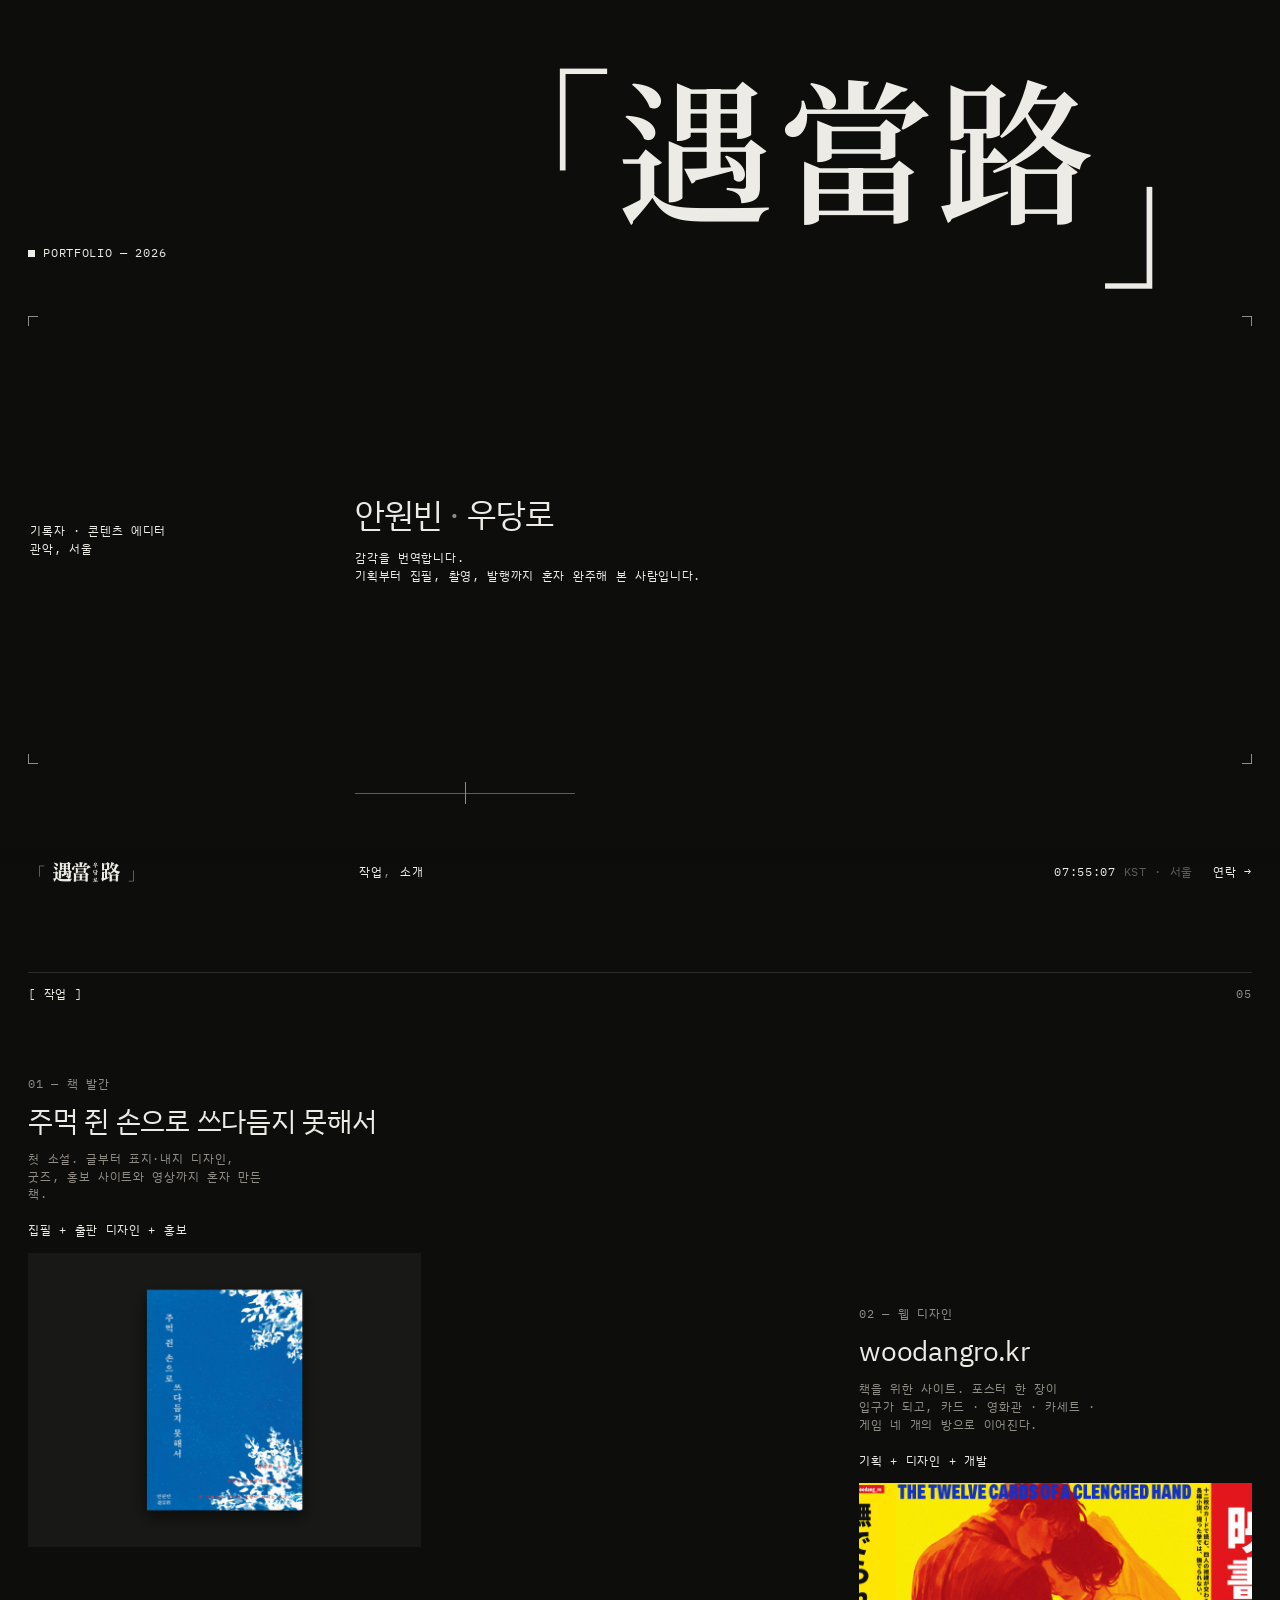
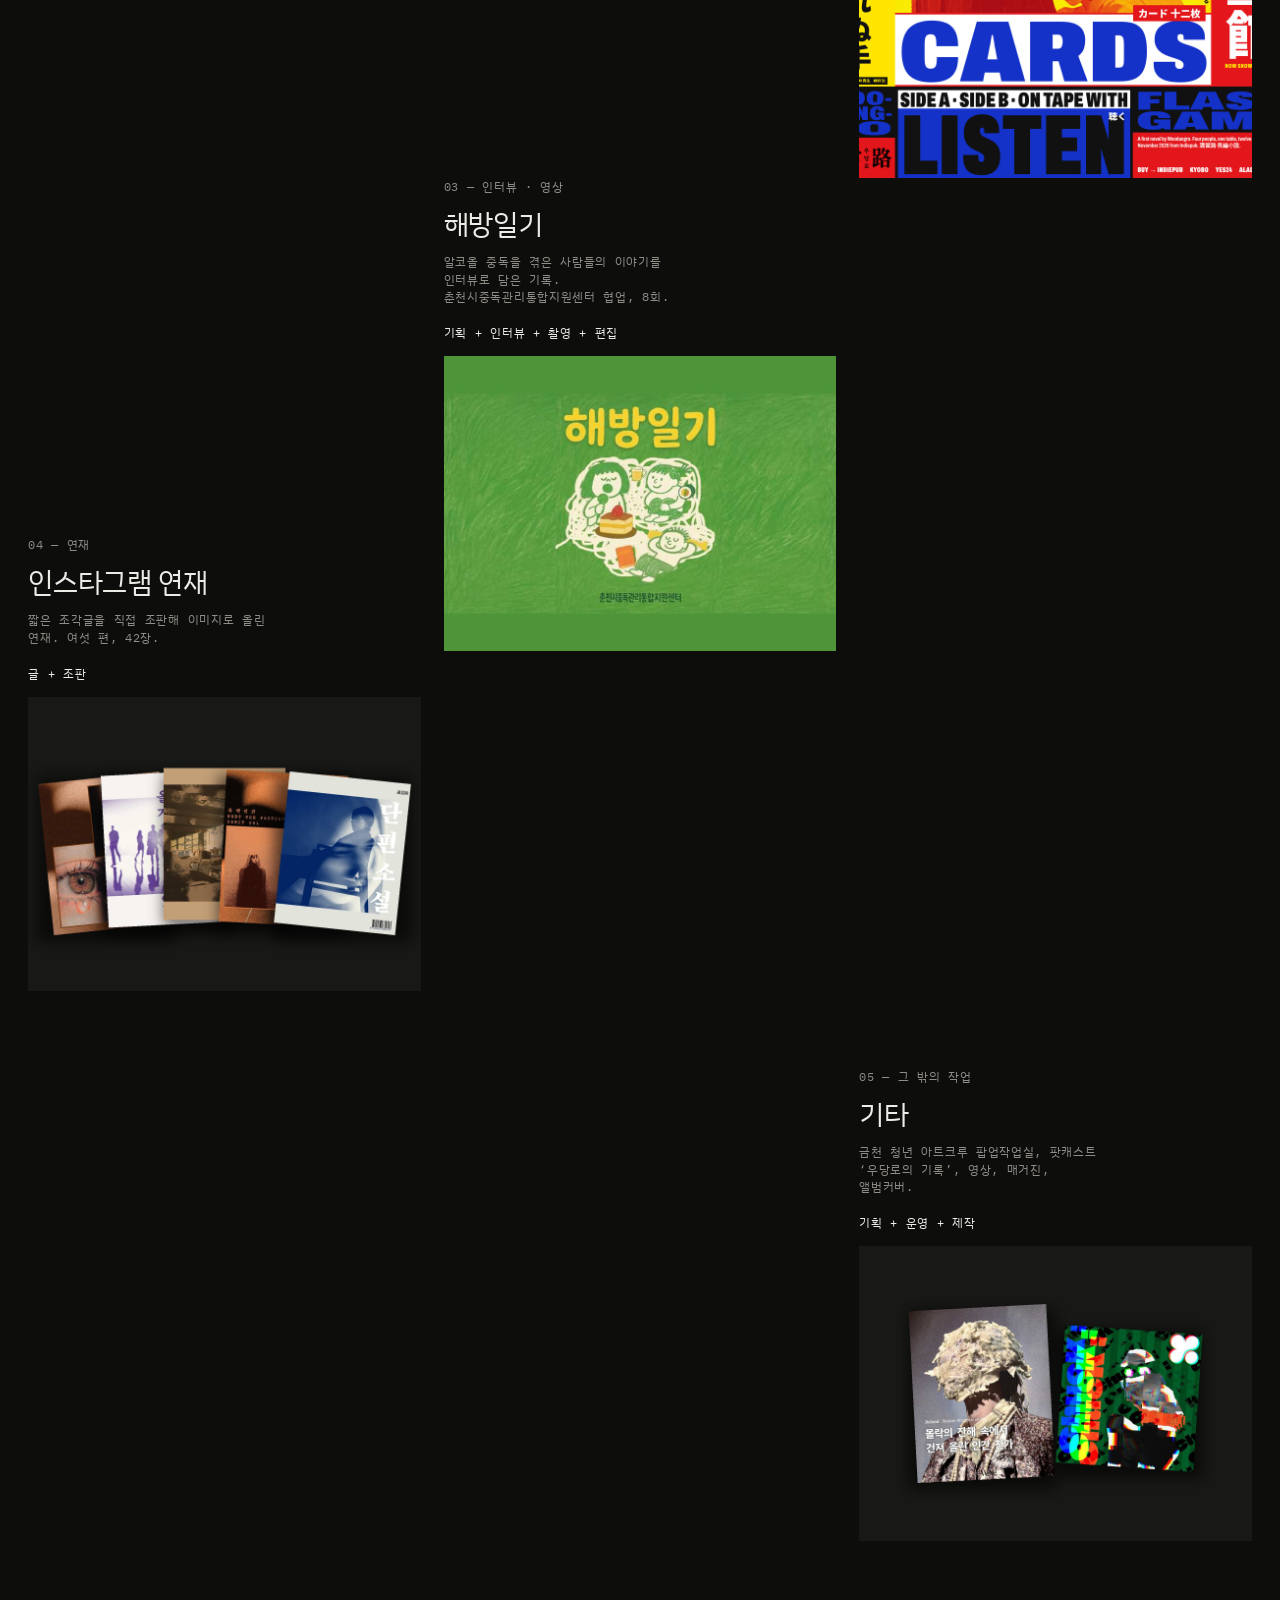
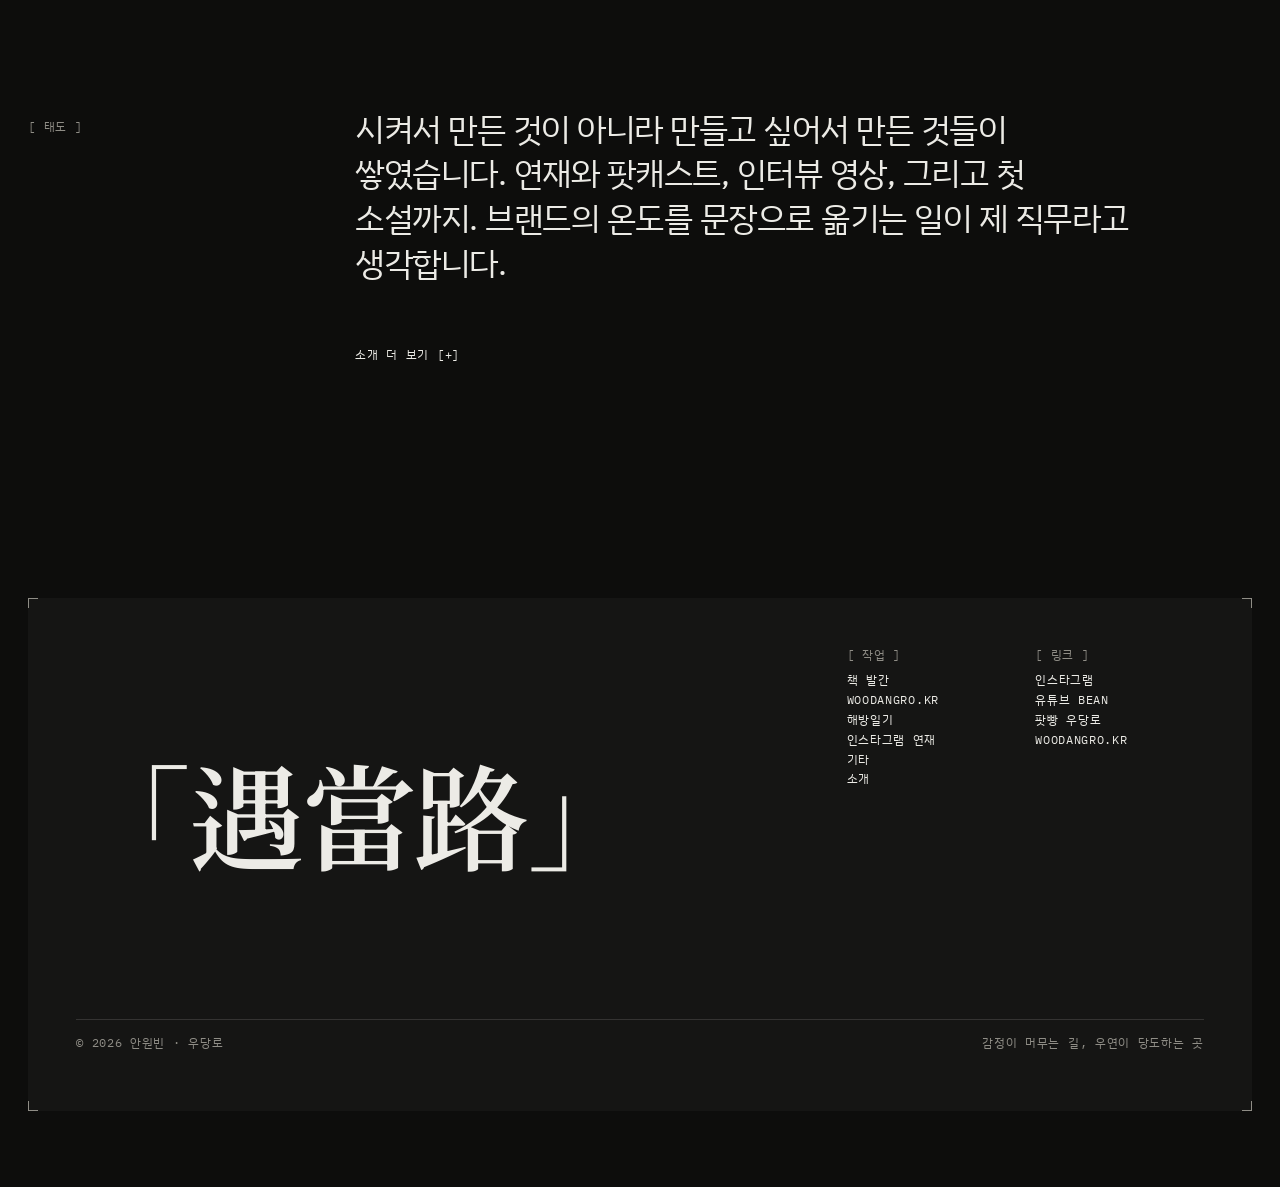
<file: index.html>
<!DOCTYPE html>
<html lang="ko">
<head>
<meta charset="utf-8">
<meta name="viewport" content="width=device-width, initial-scale=1, viewport-fit=cover">
<title>안원빈 · 우당로 — 포트폴리오</title>
<meta name="description" content="기록자 · 콘텐츠 에디터 안원빈(우당로)의 작업. 첫 소설 『주먹 쥔 손으로 쓰다듬지 못해서』, 인터뷰 프로젝트 ‘해방일기’, 인스타그램 연재.">
<link rel="canonical" href="https://portfolio.woodangro.kr/">
<meta property="og:type" content="website">
<meta property="og:title" content="안원빈 · 우당로 — 포트폴리오">
<meta property="og:description" content="기록자 · 콘텐츠 에디터 안원빈(우당로)의 작업. 첫 소설 『주먹 쥔 손으로 쓰다듬지 못해서』, 인터뷰 프로젝트 ‘해방일기’, 인스타그램 연재.">
<meta property="og:url" content="https://portfolio.woodangro.kr/">
<meta property="og:image" content="https://portfolio.woodangro.kr/img/og.jpg">
<meta name="twitter:card" content="summary_large_image">
<meta name="theme-color" content="#0d0d0c">
<link rel="icon" href="img/favicon.png">
<link rel="preconnect" href="https://fonts.googleapis.com">
<link rel="preconnect" href="https://fonts.gstatic.com" crossorigin>
<link rel="stylesheet" href="https://fonts.googleapis.com/css2?family=Gowun+Batang:wght@400;700&family=IBM+Plex+Mono:wght@400;500&family=IBM+Plex+Sans+KR:wght@300;400;500&family=Noto+Serif+KR:wght@300;600&display=swap">
<link rel="stylesheet" href="assets/site.css">
</head>
<body>

<div class="bar" role="navigation" aria-label="사이트 메뉴">
  <a class="seal" href="./" aria-label="처음으로"><span class="br">「</span><img src="img/logo-w.png" alt="遇當路" width="66" height="20"><span class="br">」</span></a>
  <nav><a href="#work">작업</a><a href="about/">소개</a></nav>
  <p class="clock" id="clock" aria-hidden="true"></p>
  <a class="contact" href="about/#contact">연락 →</a>
</div>
<main>
<header class="hero">
  <p class="ver mono">PORTFOLIO — 2026</p>
  <h1 class="mark" aria-label="우당로"><span class="br">「</span><span class="ch">遇</span><span class="ch">當</span><span class="ch">路</span><span class="br">」</span></h1>
  <div class="frame">
    <div class="ticks" aria-hidden="true"><i></i><i></i><i></i><i></i></div>
    <p class="who mono">기록자 · 콘텐츠 에디터<br>관악, 서울</p>
    <div class="lede">
      <h1>안원빈 <span class="mute">·</span> 우당로</h1>
      <p class="mono">감각을 번역합니다.<br>기획부터 집필, 촬영, 발행까지 혼자 완주해 본 사람입니다.</p>
    </div>
  </div>
  <p class="rule" aria-hidden="true"><i></i></p>
</header>

<section class="works" id="work" aria-labelledby="work-t">
  <div class="sec-label mono"><h2 id="work-t" class="mono" style="margin:0;font-weight:400">[ 작업 ]</h2><span class="mute">05</span></div>
  <div class="grid3">
    <a class="work rv" href="book/">
      <span class="no mono">01 — 책 발간</span>
      <h3>주먹 쥔 손으로 쓰다듬지 못해서</h3>
      <p class="desc mono">첫 소설. 글부터 표지·내지 디자인, 굿즈, 홍보 사이트와 영상까지 혼자 만든 책.</p>
      <p class="roles mono">집필 + 출판 디자인 + 홍보</p>
      <div class="pic"><img src="img/work/book.jpg" alt="" width="1600" height="1200" loading="lazy"><span class="go mono">보기 [+]</span></div>
    </a>
    <a class="work rv" href="web/">
      <span class="no mono">02 — 웹 디자인</span>
      <h3>woodangro.kr</h3>
      <p class="desc mono">책을 위한 사이트. 포스터 한 장이 입구가 되고, 카드 · 영화관 · 카세트 · 게임 네 개의 방으로 이어진다.</p>
      <p class="roles mono">기획 + 디자인 + 개발</p>
      <div class="pic"><img src="img/work/web.jpg" alt="" width="1600" height="1200" loading="lazy"><span class="go mono">보기 [+]</span></div>
    </a>
    <a class="work rv" href="haebang/">
      <span class="no mono">03 — 인터뷰 · 영상</span>
      <h3>해방일기</h3>
      <p class="desc mono">알코올 중독을 겪은 사람들의 이야기를 인터뷰로 담은 기록. 춘천시중독관리통합지원센터 협업, 8회.</p>
      <p class="roles mono">기획 + 인터뷰 + 촬영 + 편집</p>
      <div class="pic"><img src="img/work/haebang.jpg" alt="" width="1600" height="1200" loading="lazy"><span class="go mono">보기 [+]</span></div>
    </a>
    <a class="work rv" href="instagram/">
      <span class="no mono">04 — 연재</span>
      <h3>인스타그램 연재</h3>
      <p class="desc mono">짧은 조각글을 직접 조판해 이미지로 올린 연재. 여섯 편, 42장.</p>
      <p class="roles mono">글 + 조판</p>
      <div class="pic"><img src="img/work/ig.jpg" alt="" width="1600" height="1200" loading="lazy"><span class="go mono">보기 [+]</span></div>
    </a>
    <a class="work rv" href="etc/">
      <span class="no mono">05 — 그 밖의 작업</span>
      <h3>기타</h3>
      <p class="desc mono">금천 청년 아트크루 팝업작업실, 팟캐스트 ‘우당로의 기록’, 영상, 매거진, 앨범커버.</p>
      <p class="roles mono">기획 + 운영 + 제작</p>
      <div class="pic"><img src="img/work/etc.jpg" alt="" width="1600" height="1200" loading="lazy"><span class="go mono">보기 [+]</span></div>
    </a>
  </div>
</section>

<section class="approach" aria-label="일하는 태도">
  <p class="mono mute">[ 태도 ]</p>
  <p class="big rv">시켜서 만든 것이 아니라 만들고 싶어서 만든 것들이 쌓였습니다. 연재와 팟캐스트, 인터뷰 영상, 그리고 첫 소설까지. 브랜드의 온도를 문장으로 옮기는 일이 제 직무라고 생각합니다.</p>
  <p class="more mono rv"><a href="about/">소개 더 보기 [+]</a></p>
</section>
</main>

<footer class="foot rv">
  <div class="ticks" aria-hidden="true"><i></i><i></i><i></i><i></i></div>
  <p class="big" aria-label="우당로"><span class="br">「</span>遇當路<span class="br">」</span></p>
  <div class="cols mono">
    <div><p>[ 작업 ]</p><ul><li><a href="book/">책 발간</a></li><li><a href="web/">woodangro.kr</a></li><li><a href="haebang/">해방일기</a></li><li><a href="instagram/">인스타그램 연재</a></li><li><a href="etc/">기타</a></li><li><a href="about/">소개</a></li></ul></div>
    <div><p>[ 링크 ]</p><ul>
      <li><a href="https://www.instagram.com/woodang_ro/" target="_blank" rel="noopener">인스타그램</a></li>
      <li><a href="https://www.youtube.com/@BEAN-zq9ng" target="_blank" rel="noopener">유튜브 BEAN</a></li>
      <li><a href="https://www.podbbang.com/channels/1793756" target="_blank" rel="noopener">팟빵 우당로</a></li>
      <li><a href="https://woodangro.kr/" target="_blank" rel="noopener">woodangro.kr</a></li>
    </ul></div>
  </div>
  <p class="copy mono"><span>© 2026 안원빈 · 우당로</span><span>감정이 머무는 길, 우연이 당도하는 곳</span></p>
</footer>
<script src="assets/site.js" defer></script>
</body>
</html>
</file>
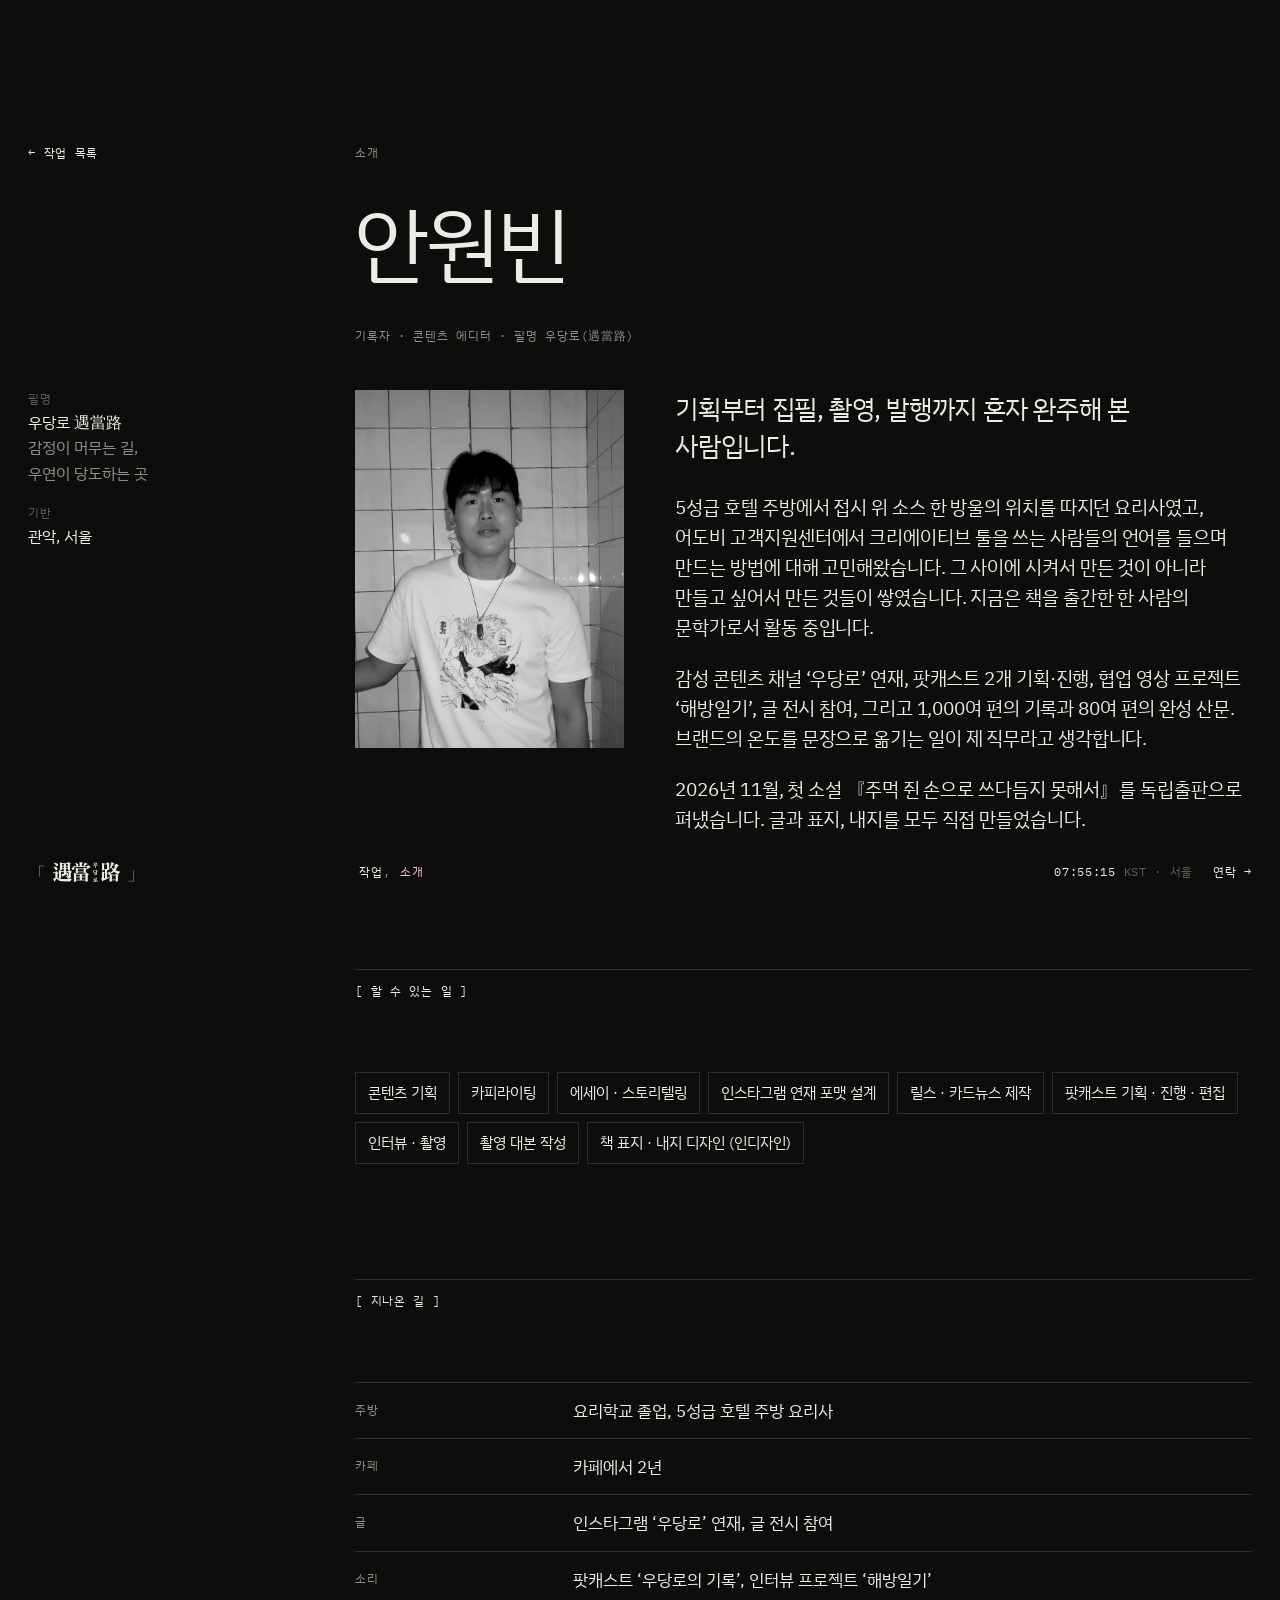
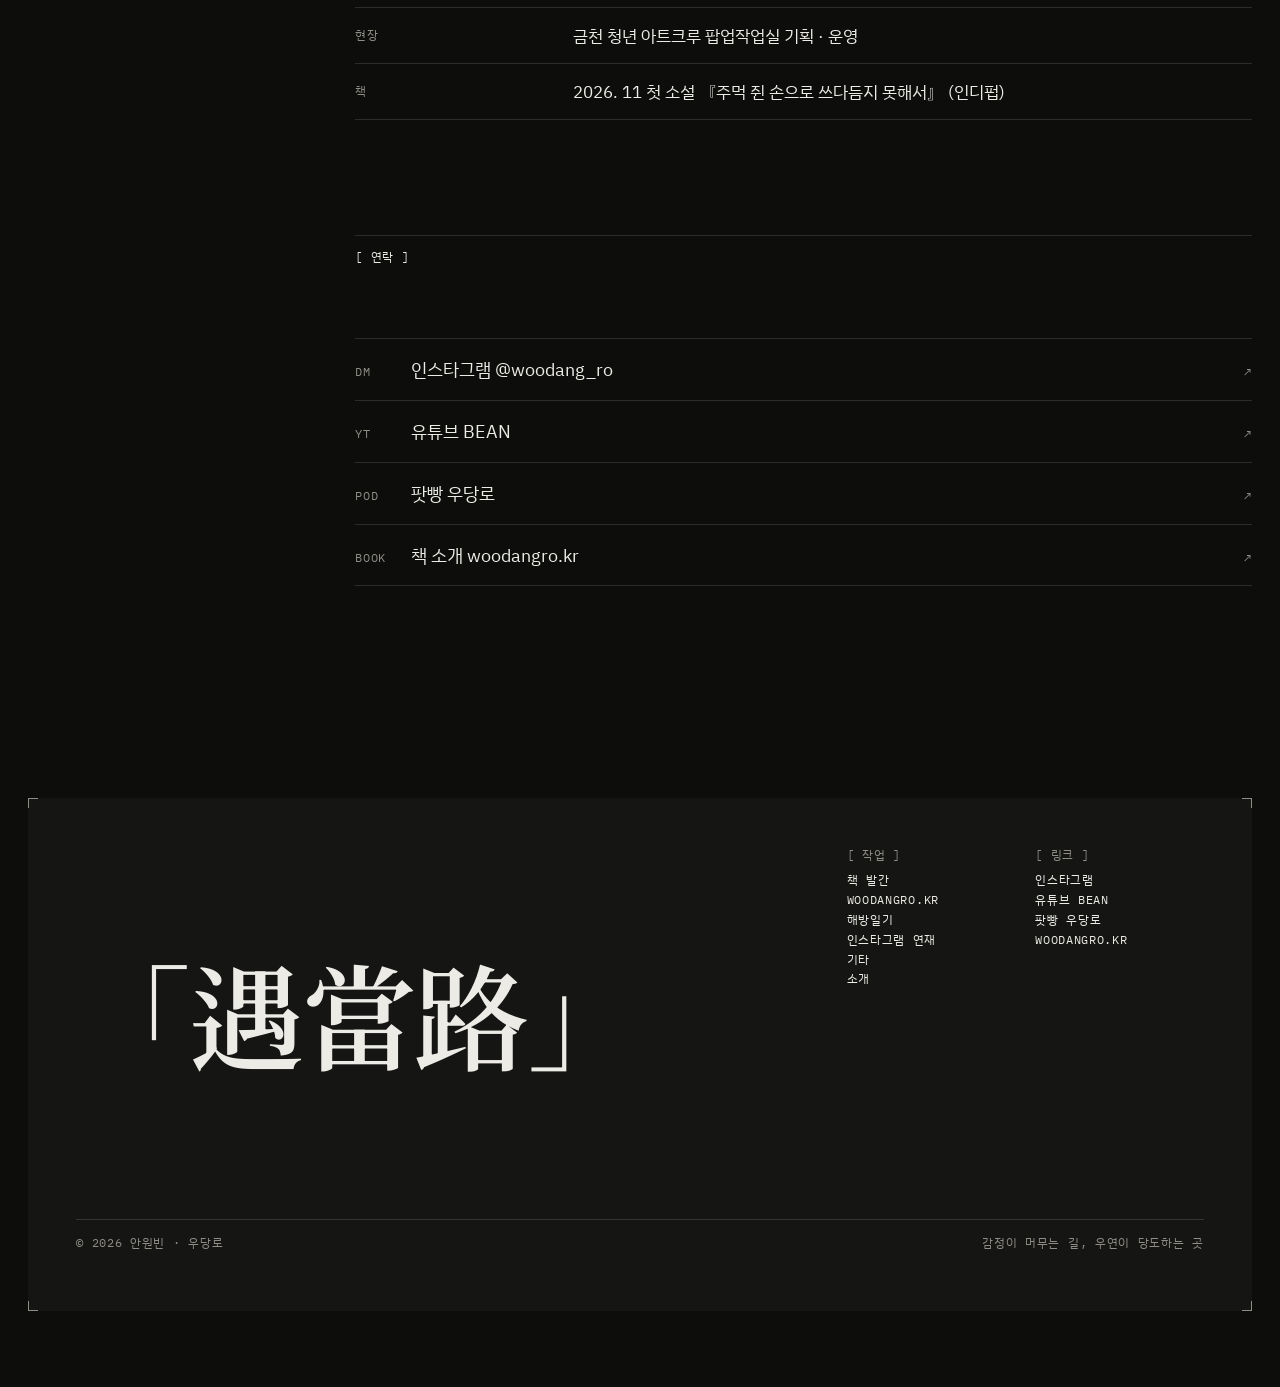
<file: about/index.html>
<!DOCTYPE html>
<html lang="ko">
<head>
<meta charset="utf-8">
<meta name="viewport" content="width=device-width, initial-scale=1, viewport-fit=cover">
<title>소개 — 안원빈 · 우당로</title>
<meta name="description" content="기록자 · 콘텐츠 에디터 안원빈. 필명 우당로(遇當路). 요리사에서 카페를 거쳐 글을 쓰기까지.">
<link rel="canonical" href="https://portfolio.woodangro.kr/about/">
<meta property="og:type" content="website">
<meta property="og:title" content="소개 — 안원빈 · 우당로">
<meta property="og:description" content="기록자 · 콘텐츠 에디터 안원빈. 필명 우당로(遇當路). 요리사에서 카페를 거쳐 글을 쓰기까지.">
<meta property="og:url" content="https://portfolio.woodangro.kr/about/">
<meta property="og:image" content="https://portfolio.woodangro.kr/img/og.jpg">
<meta name="twitter:card" content="summary_large_image">
<meta name="theme-color" content="#0d0d0c">
<link rel="icon" href="../img/favicon.png">
<link rel="preconnect" href="https://fonts.googleapis.com">
<link rel="preconnect" href="https://fonts.gstatic.com" crossorigin>
<link rel="stylesheet" href="https://fonts.googleapis.com/css2?family=Gowun+Batang:wght@400;700&family=IBM+Plex+Mono:wght@400;500&family=IBM+Plex+Sans+KR:wght@300;400;500&family=Noto+Serif+KR:wght@300;600&display=swap">
<link rel="stylesheet" href="../assets/site.css">
</head>
<body>

<div class="bar" role="navigation" aria-label="사이트 메뉴">
  <a class="seal" href="../" aria-label="처음으로"><span class="br">「</span><img src="../img/logo-w.png" alt="遇當路" width="66" height="20"><span class="br">」</span></a>
  <nav><a href="../#work">작업</a><a href="../about/" aria-current="page">소개</a></nav>
  <p class="clock" id="clock" aria-hidden="true"></p>
  <a class="contact" href="../about/#contact">연락 →</a>
</div>
<main>
<header class="p-head">
  <a class="back mono" href="../">← 작업 목록</a>
  <p class="kicker mono mute">소개</p>
  <h1>안원빈</h1>
  <p class="lede mono">기록자 · 콘텐츠 에디터 · 필명 우당로(遇當路)</p>
</header>
<div class="p-body">
<aside class="p-meta rv"><dl><dt class="mono">필명</dt><dd>우당로 遇當路<br><span class="mute">감정이 머무는 길,<br>우연이 당도하는 곳</span></dd><dt class="mono">기반</dt><dd>관악, 서울</dd></dl></aside>
<div class="p-main">
  <div class="about-grid">
    <figure class="rv"><img src="../img/me.jpg" alt="안원빈" width="784" height="1045"></figure>
    <div class="prose rv" style="margin:0">
      <p class="first">기획부터 집필, 촬영, 발행까지 혼자 완주해 본 사람입니다.</p>
      <p>5성급 호텔 주방에서 접시 위 소스 한 방울의 위치를 따지던 요리사였고, 어도비 고객지원센터에서 크리에이티브 툴을 쓰는 사람들의 언어를 들으며 만드는 방법에 대해 고민해왔습니다. 그 사이에 시켜서 만든 것이 아니라 만들고 싶어서 만든 것들이 쌓였습니다. 지금은 책을 출간한 한 사람의 문학가로서 활동 중입니다.</p>
      <p>감성 콘텐츠 채널 ‘우당로’ 연재, 팟캐스트 2개 기획·진행, 협업 영상 프로젝트 ‘해방일기’, 글 전시 참여, 그리고 1,000여 편의 기록과 80여 편의 완성 산문. 브랜드의 온도를 문장으로 옮기는 일이 제 직무라고 생각합니다.</p>
      <p>2026년 11월, 첫 소설 『주먹 쥔 손으로 쓰다듬지 못해서』를 독립출판으로 펴냈습니다. 글과 표지, 내지를 모두 직접 만들었습니다.</p>
    </div>
  </div>
  <h2 class="sec-label mono" style="font-weight:400"><span>[ 할 수 있는 일 ]</span></h2>
  <ul class="skills rv"><li>콘텐츠 기획</li><li>카피라이팅</li><li>에세이 · 스토리텔링</li><li>인스타그램 연재 포맷 설계</li><li>릴스 · 카드뉴스 제작</li><li>팟캐스트 기획 · 진행 · 편집</li><li>인터뷰 · 촬영</li><li>촬영 대본 작성</li><li>책 표지 · 내지 디자인 (인디자인)</li></ul>
  <h2 class="sec-label mono" style="font-weight:400"><span>[ 지나온 길 ]</span></h2>
  <ul class="cv rv"><li><span class="mono">주방</span><span>요리학교 졸업, 5성급 호텔 주방 요리사</span></li><li><span class="mono">카페</span><span>카페에서 2년</span></li><li><span class="mono">글</span><span>인스타그램 ‘우당로’ 연재, 글 전시 참여</span></li><li><span class="mono">소리</span><span>팟캐스트 ‘우당로의 기록’, 인터뷰 프로젝트 ‘해방일기’</span></li><li><span class="mono">현장</span><span>금천 청년 아트크루 팝업작업실 기획 · 운영</span></li><li><span class="mono">책</span><span>2026. 11 첫 소설 『주먹 쥔 손으로 쓰다듬지 못해서』 (인디펍)</span></li></ul>
  <h2 class="sec-label mono" style="font-weight:400" id="contact"><span>[ 연락 ]</span></h2>
  <ul class="links rv" style="margin-bottom:clamp(60px,9vw,120px)">
    <li><a href="https://www.instagram.com/woodang_ro/" target="_blank" rel="noopener"><span class="mono mute">DM</span><span class="t">인스타그램 @woodang_ro</span><span class="mono mute">↗</span></a></li>
    <li><a href="https://www.youtube.com/@BEAN-zq9ng" target="_blank" rel="noopener"><span class="mono mute">YT</span><span class="t">유튜브 BEAN</span><span class="mono mute">↗</span></a></li>
    <li><a href="https://www.podbbang.com/channels/1793756" target="_blank" rel="noopener"><span class="mono mute">POD</span><span class="t">팟빵 우당로</span><span class="mono mute">↗</span></a></li>
    <li><a href="https://woodangro.kr/" target="_blank" rel="noopener"><span class="mono mute">BOOK</span><span class="t">책 소개 woodangro.kr</span><span class="mono mute">↗</span></a></li>
  </ul>
</div>
</div>
</main>

<footer class="foot rv">
  <div class="ticks" aria-hidden="true"><i></i><i></i><i></i><i></i></div>
  <p class="big" aria-label="우당로"><span class="br">「</span>遇當路<span class="br">」</span></p>
  <div class="cols mono">
    <div><p>[ 작업 ]</p><ul><li><a href="../book/">책 발간</a></li><li><a href="../web/">woodangro.kr</a></li><li><a href="../haebang/">해방일기</a></li><li><a href="../instagram/">인스타그램 연재</a></li><li><a href="../etc/">기타</a></li><li><a href="../about/">소개</a></li></ul></div>
    <div><p>[ 링크 ]</p><ul>
      <li><a href="https://www.instagram.com/woodang_ro/" target="_blank" rel="noopener">인스타그램</a></li>
      <li><a href="https://www.youtube.com/@BEAN-zq9ng" target="_blank" rel="noopener">유튜브 BEAN</a></li>
      <li><a href="https://www.podbbang.com/channels/1793756" target="_blank" rel="noopener">팟빵 우당로</a></li>
      <li><a href="https://woodangro.kr/" target="_blank" rel="noopener">woodangro.kr</a></li>
    </ul></div>
  </div>
  <p class="copy mono"><span>© 2026 안원빈 · 우당로</span><span>감정이 머무는 길, 우연이 당도하는 곳</span></p>
</footer>
<script src="../assets/site.js" defer></script>
</body>
</html>
</file>
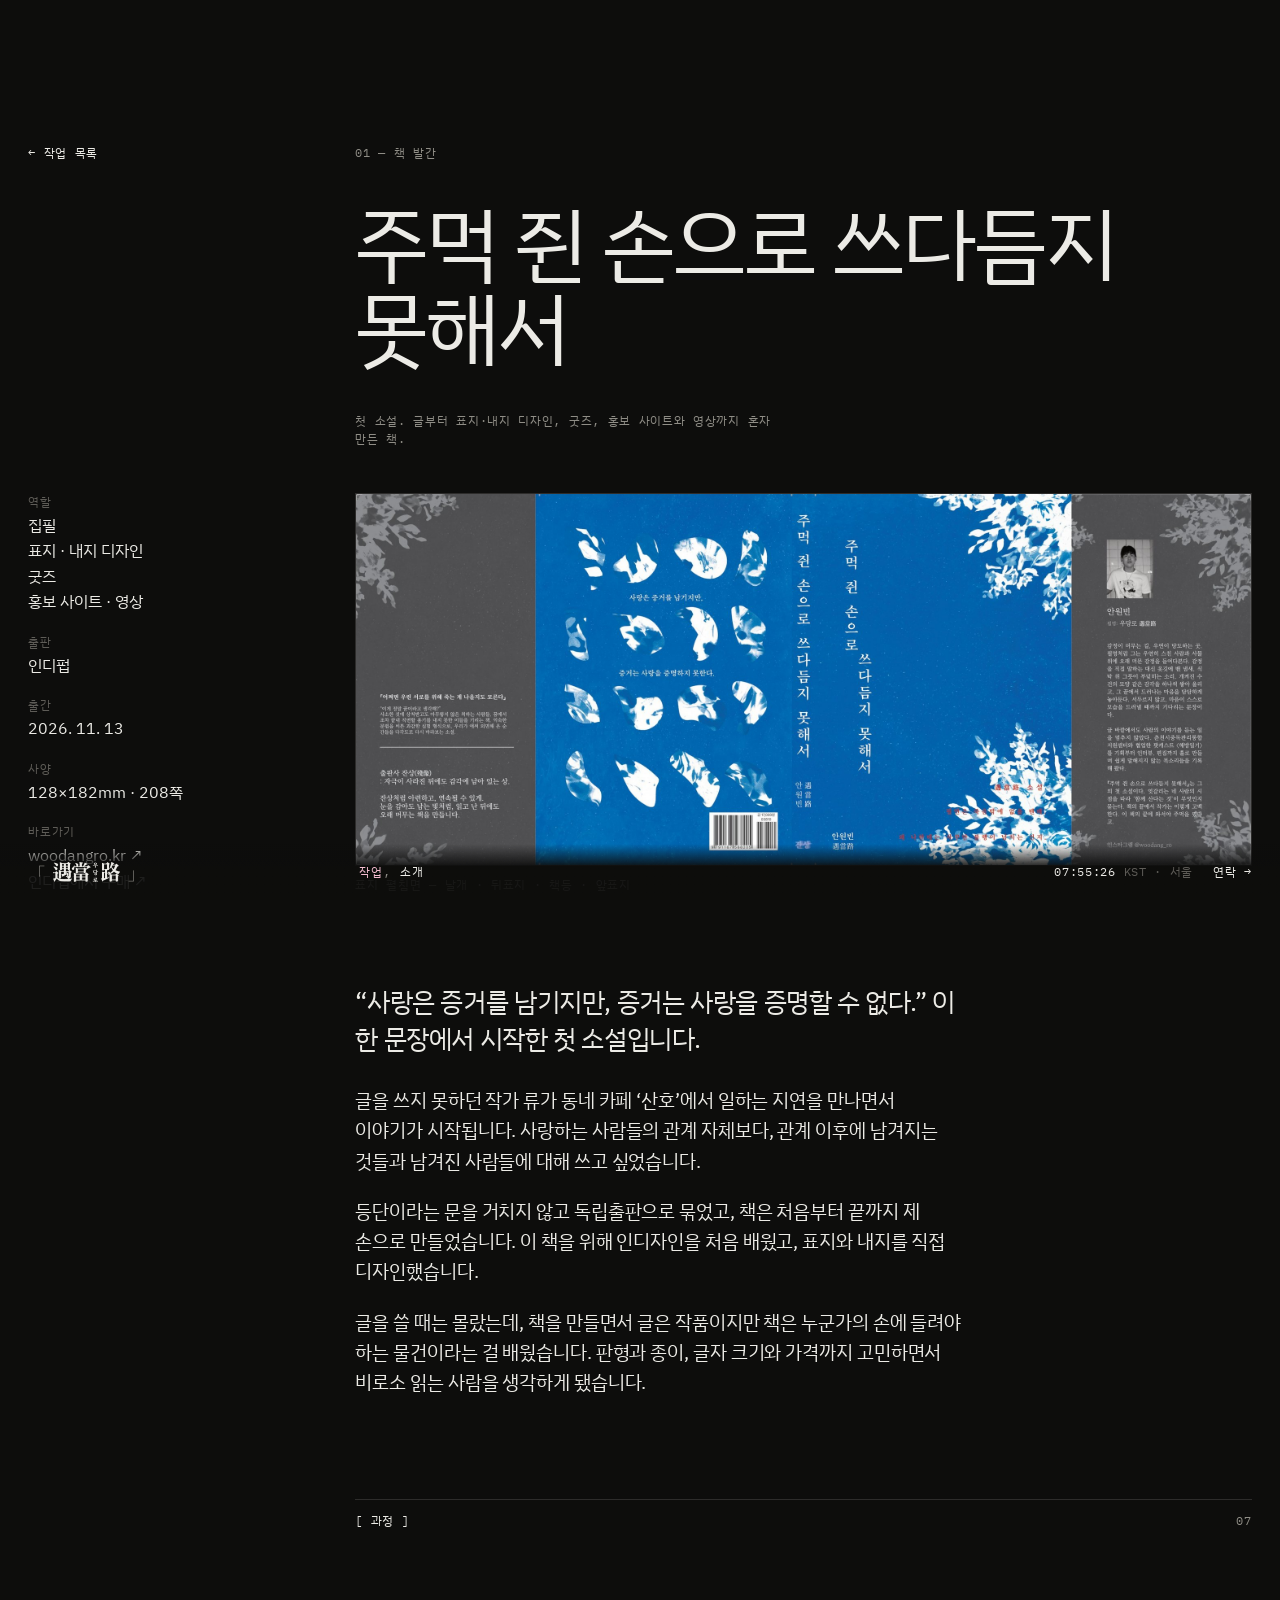
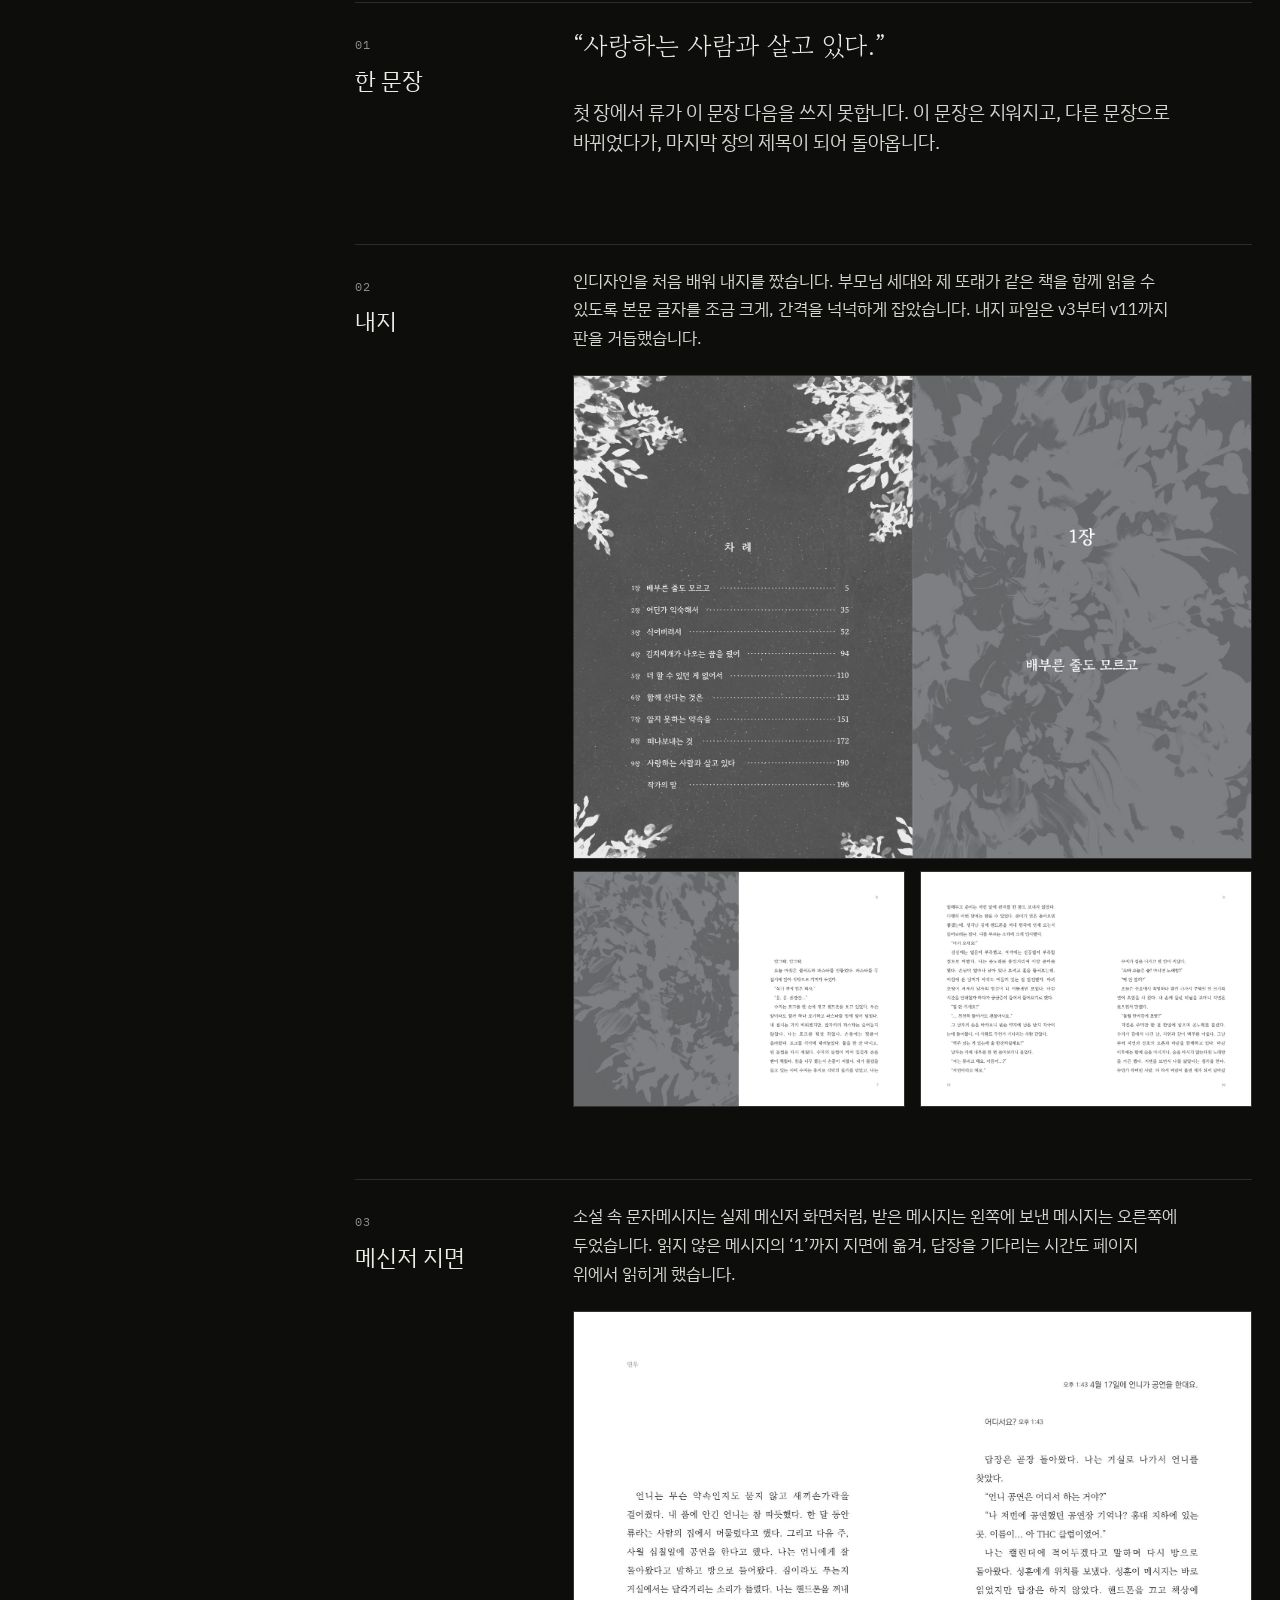
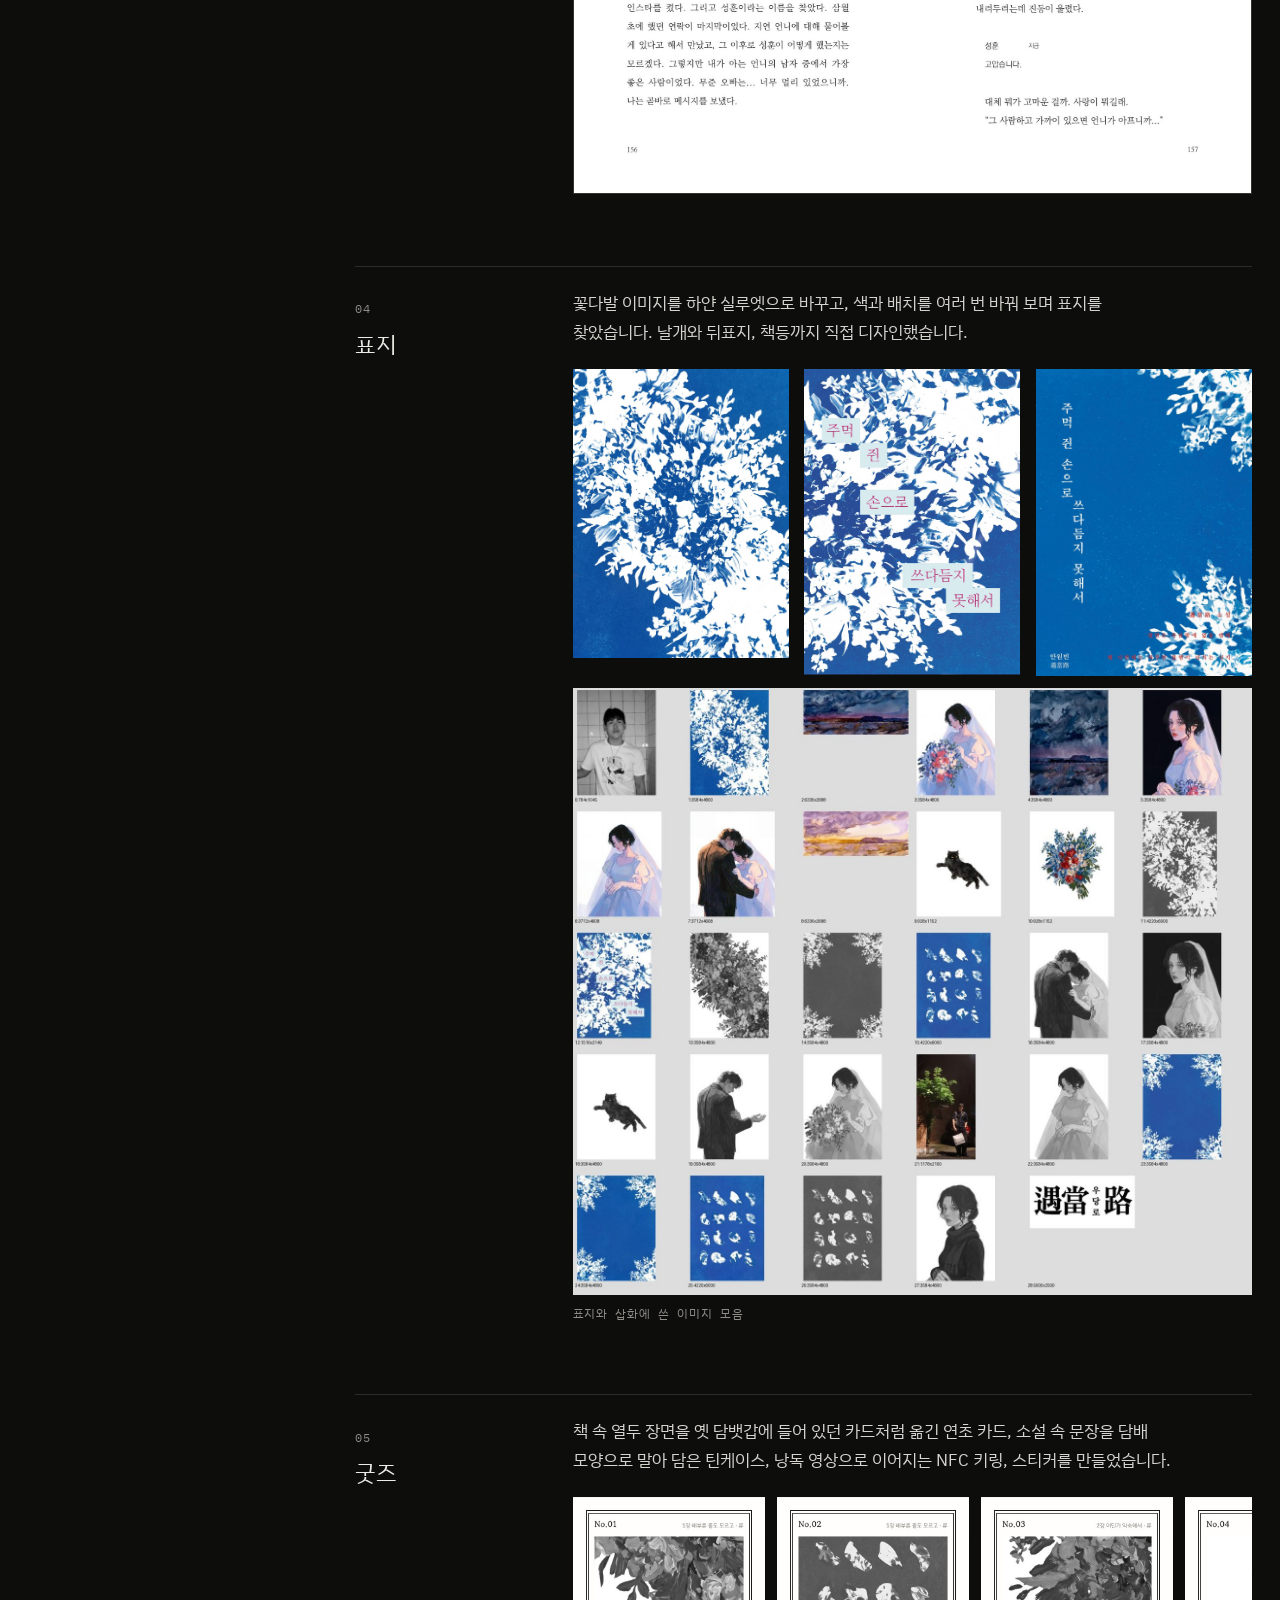
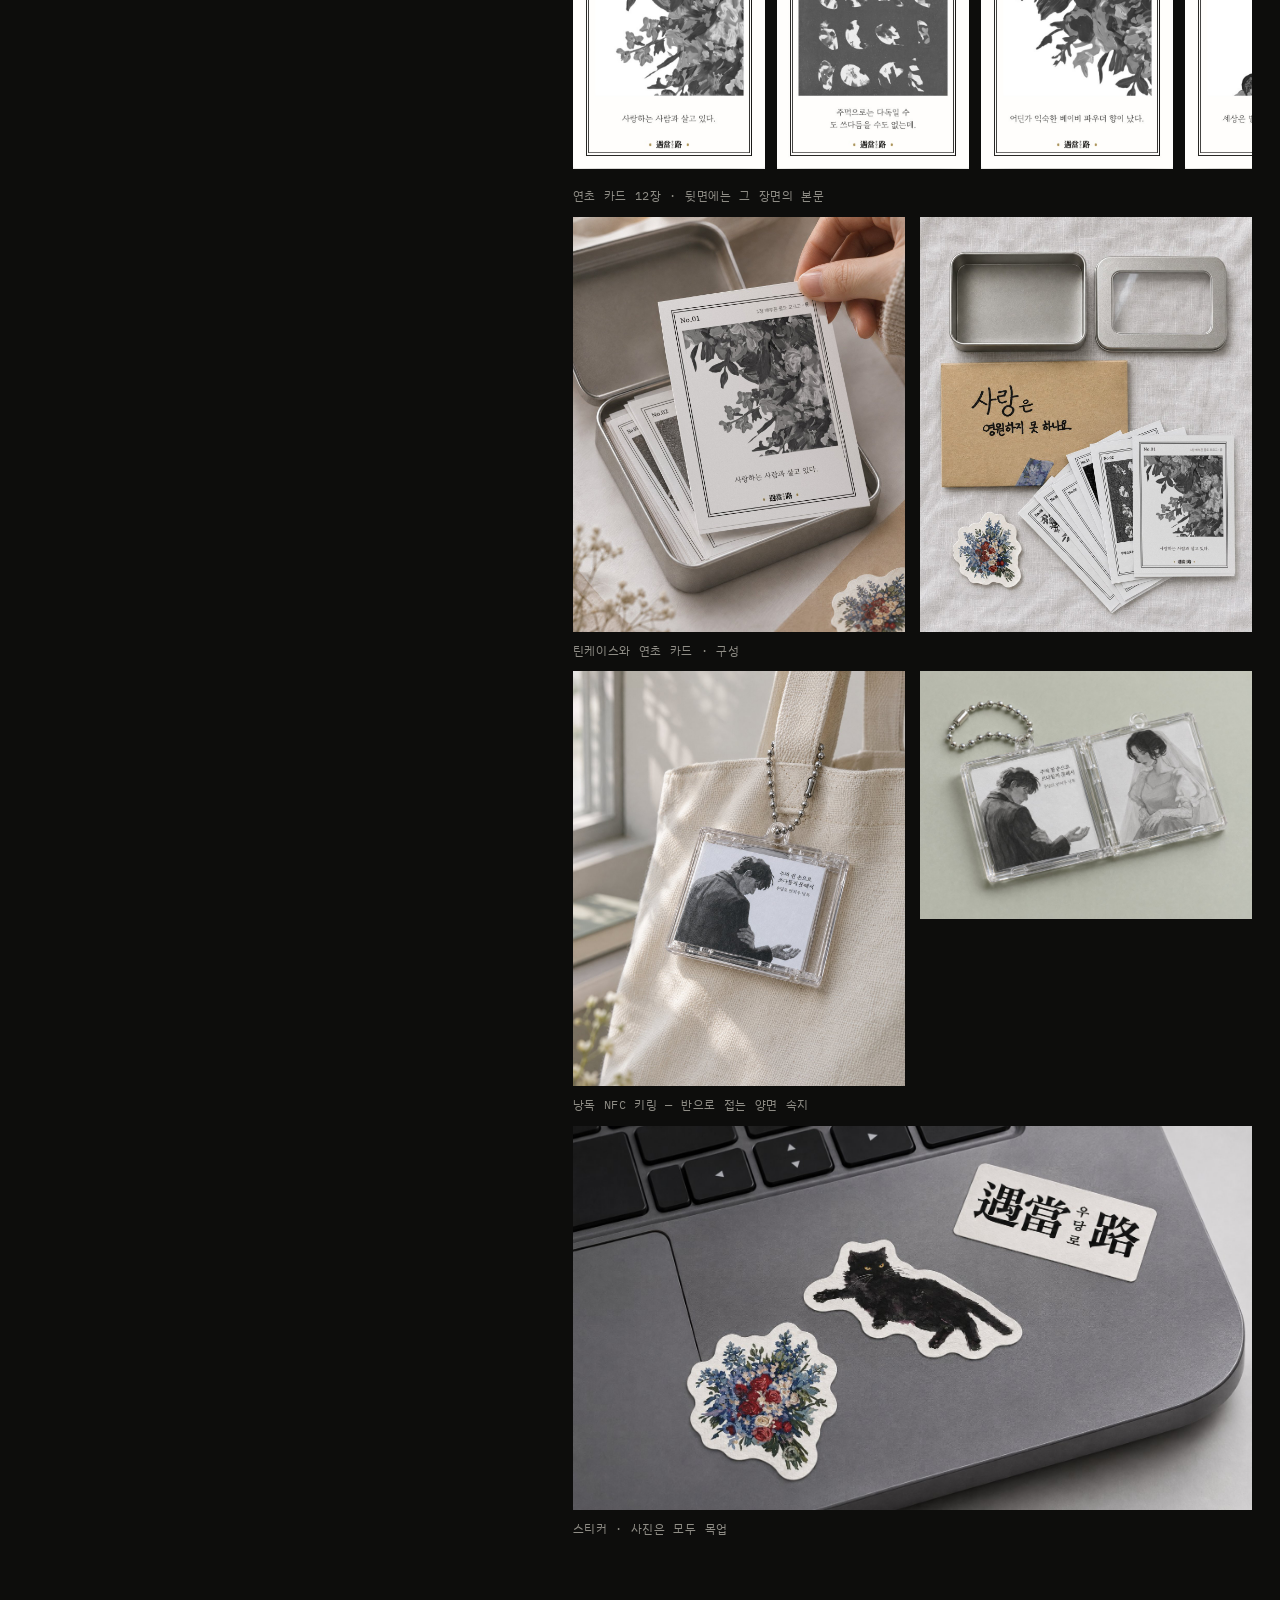
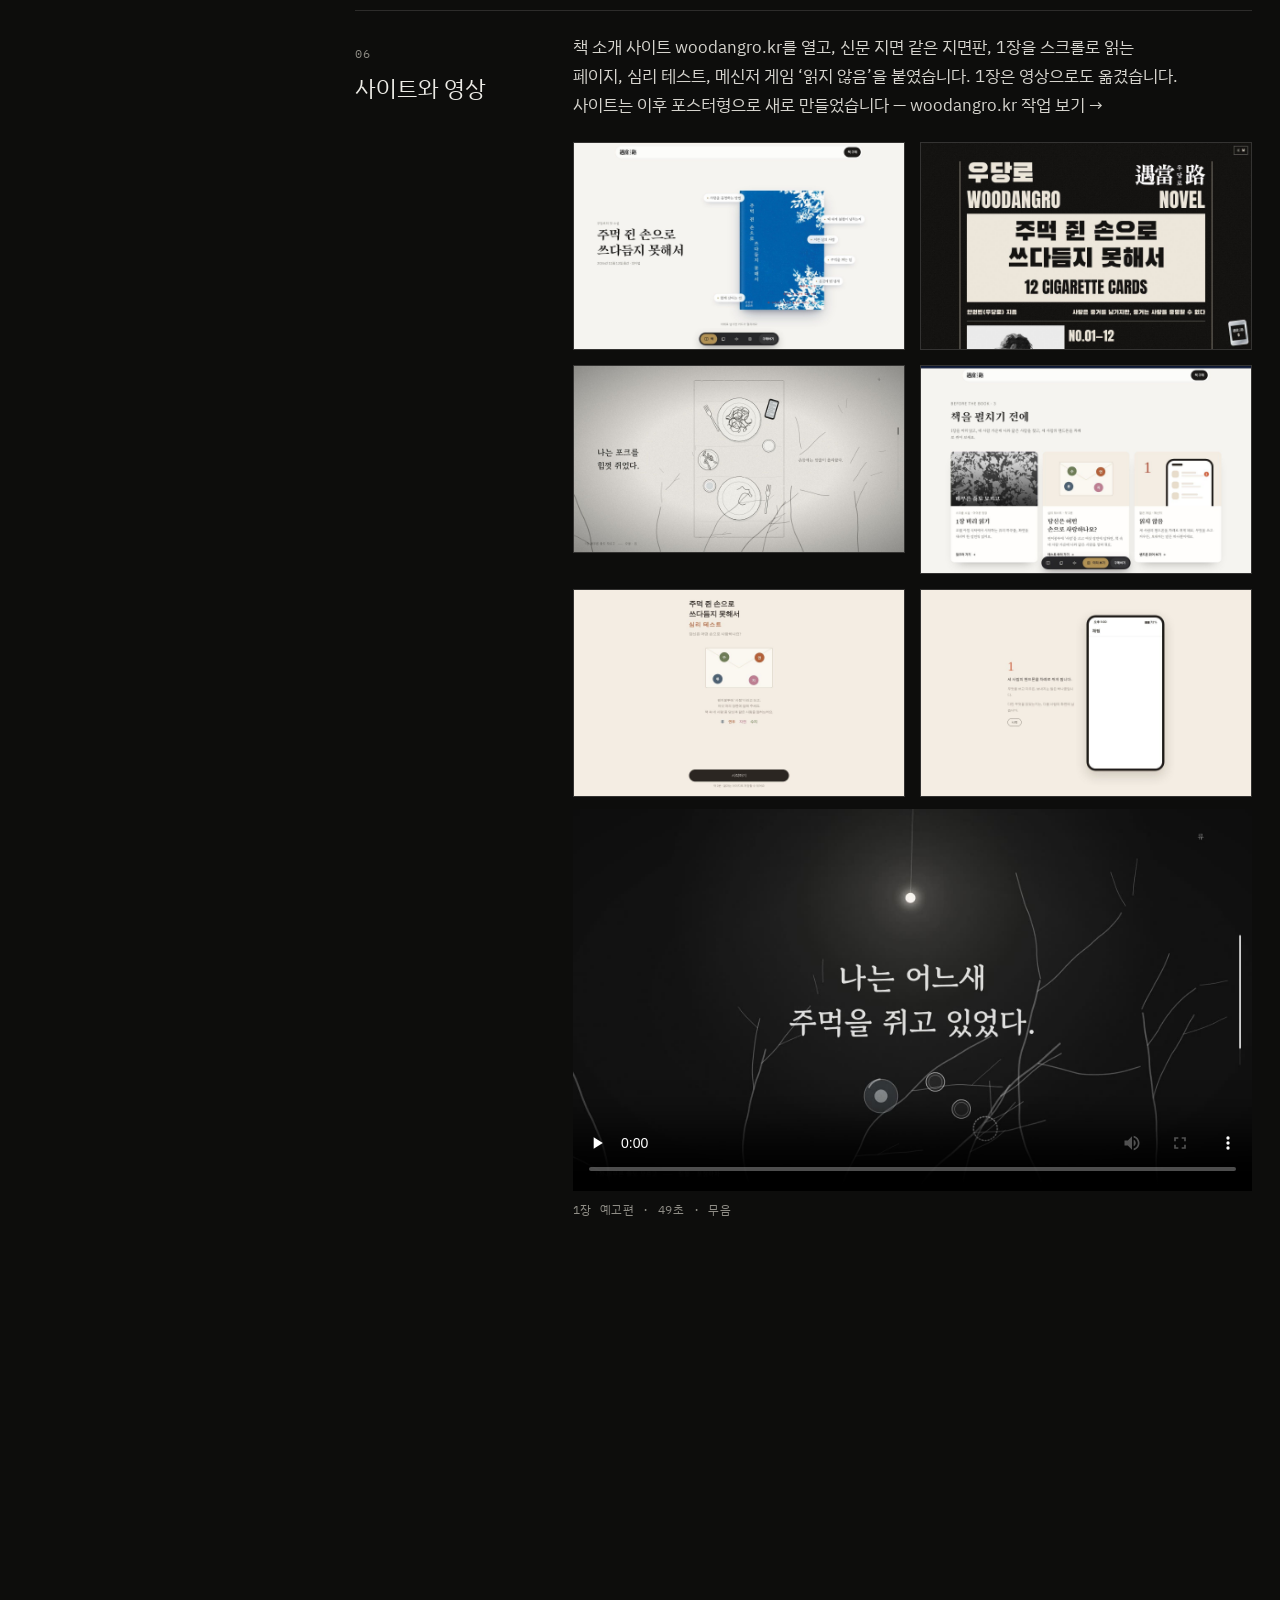
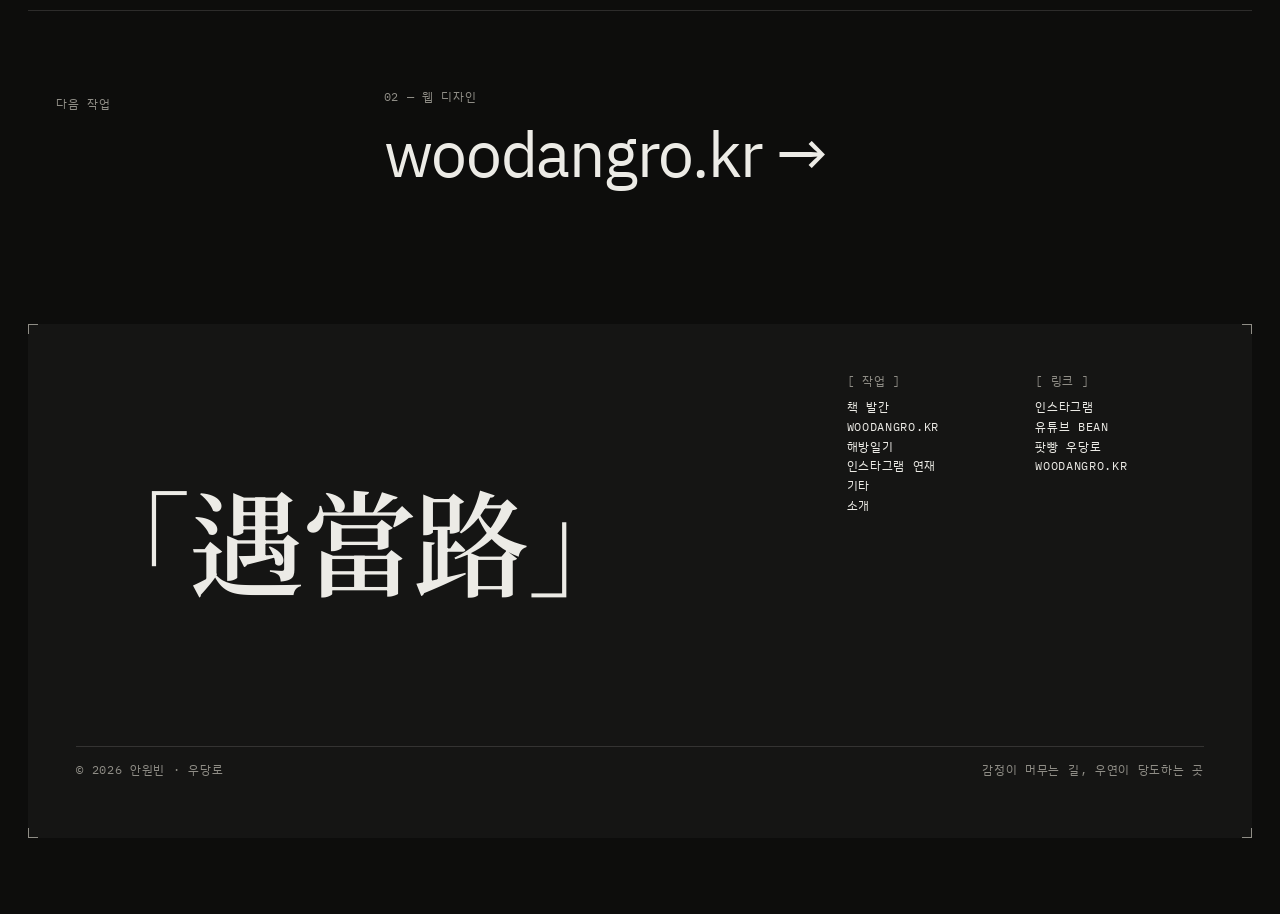
<file: book/index.html>
<!DOCTYPE html>
<html lang="ko">
<head>
<meta charset="utf-8">
<meta name="viewport" content="width=device-width, initial-scale=1, viewport-fit=cover">
<title>주먹 쥔 손으로 쓰다듬지 못해서 — 안원빈 포트폴리오</title>
<meta name="description" content="첫 소설 『주먹 쥔 손으로 쓰다듬지 못해서』(인디펍, 2026). 글부터 표지·내지 디자인, 굿즈, 홍보 사이트와 영상까지 직접 만든 과정.">
<link rel="canonical" href="https://portfolio.woodangro.kr/book/">
<meta property="og:type" content="website">
<meta property="og:title" content="주먹 쥔 손으로 쓰다듬지 못해서 — 안원빈 포트폴리오">
<meta property="og:description" content="첫 소설 『주먹 쥔 손으로 쓰다듬지 못해서』(인디펍, 2026). 글부터 표지·내지 디자인, 굿즈, 홍보 사이트와 영상까지 직접 만든 과정.">
<meta property="og:url" content="https://portfolio.woodangro.kr/book/">
<meta property="og:image" content="https://portfolio.woodangro.kr/img/work/book.jpg">
<meta name="twitter:card" content="summary_large_image">
<meta name="theme-color" content="#0d0d0c">
<link rel="icon" href="../img/favicon.png">
<link rel="preconnect" href="https://fonts.googleapis.com">
<link rel="preconnect" href="https://fonts.gstatic.com" crossorigin>
<link rel="stylesheet" href="https://fonts.googleapis.com/css2?family=Gowun+Batang:wght@400;700&family=IBM+Plex+Mono:wght@400;500&family=IBM+Plex+Sans+KR:wght@300;400;500&family=Noto+Serif+KR:wght@300;600&display=swap">
<link rel="stylesheet" href="../assets/site.css">
</head>
<body>

<div class="bar" role="navigation" aria-label="사이트 메뉴">
  <a class="seal" href="../" aria-label="처음으로"><span class="br">「</span><img src="../img/logo-w.png" alt="遇當路" width="66" height="20"><span class="br">」</span></a>
  <nav><a href="../#work" aria-current="page">작업</a><a href="../about/">소개</a></nav>
  <p class="clock" id="clock" aria-hidden="true"></p>
  <a class="contact" href="../about/#contact">연락 →</a>
</div>
<main>
<header class="p-head">
  <a class="back mono" href="../">← 작업 목록</a>
  <p class="kicker mono mute">01 — 책 발간</p>
  <h1>주먹 쥔 손으로 쓰다듬지 못해서</h1>
  <p class="lede mono">첫 소설. 글부터 표지·내지 디자인, 굿즈, 홍보 사이트와 영상까지 혼자 만든 책.</p>
</header>
<div class="p-body">
<aside class="p-meta rv"><dl><dt class="mono">역할</dt><dd>집필<br>표지 · 내지 디자인<br>굿즈<br>홍보 사이트 · 영상</dd><dt class="mono">출판</dt><dd>인디펍</dd><dt class="mono">출간</dt><dd>2026. 11. 13</dd><dt class="mono">사양</dt><dd>128×182mm · 208쪽</dd><dt class="mono">바로가기</dt><dd><a href="https://woodangro.kr/" target="_blank" rel="noopener">woodangro.kr ↗</a><br><a href="https://indiepub.kr/product/%EC%A3%BC%EB%A8%B9-%EC%A5%94-%EC%86%90%EC%9C%BC%EB%A1%9C-%EC%93%B0%EB%8B%A4%EB%93%AC%EC%A7%80-%EB%AA%BB%ED%95%B4%EC%84%9C/10160/category/88/display/1/" target="_blank" rel="noopener">인디펍에서 구매 ↗</a></dd></dl></aside>
<div class="p-main">
  <figure class="rv"><button type="button" class="zoomable" data-gallery="cover" data-title="표지 펼침면" data-full="../img/book/cover-spread.jpg" aria-label="『주먹 쥔 손으로 쓰다듬지 못해서』 표지 펼침면 크게 보기"><img src="../img/book/cover-spread.jpg" alt="『주먹 쥔 손으로 쓰다듬지 못해서』 표지 펼침면" class="shot"></button><figcaption class="mono">표지 펼침면 — 날개 · 뒤표지 · 책등 · 앞표지</figcaption></figure>
  <div class="prose rv">
    <p class="first">“사랑은 증거를 남기지만, 증거는 사랑을 증명할 수 없다.” 이 한 문장에서 시작한 첫 소설입니다.</p>
    <p>글을 쓰지 못하던 작가 류가 동네 카페 ‘산호’에서 일하는 지연을 만나면서 이야기가 시작됩니다. 사랑하는 사람들의 관계 자체보다, 관계 이후에 남겨지는 것들과 남겨진 사람들에 대해 쓰고 싶었습니다.</p>
    <p>등단이라는 문을 거치지 않고 독립출판으로 묶었고, 책은 처음부터 끝까지 제 손으로 만들었습니다. 이 책을 위해 인디자인을 처음 배웠고, 표지와 내지를 직접 디자인했습니다.</p>
    <p>글을 쓸 때는 몰랐는데, 책을 만들면서 글은 작품이지만 책은 누군가의 손에 들려야 하는 물건이라는 걸 배웠습니다. 판형과 종이, 글자 크기와 가격까지 고민하면서 비로소 읽는 사람을 생각하게 됐습니다.</p>
  </div>

  <h2 class="sec-label mono" style="font-weight:400"><span>[ 과정 ]</span><span class="mute">07</span></h2>
  <ol class="steps">
    <li class="step rv">
      <header><p class="mono">01</p><h3>한 문장</h3></header>
      <div>
        <div class="txt prose" style="margin:0"><blockquote>“사랑하는 사람과 살고 있다.”</blockquote>
        <p>첫 장에서 류가 이 문장 다음을 쓰지 못합니다. 이 문장은 지워지고, 다른 문장으로 바뀌었다가, 마지막 장의 제목이 되어 돌아옵니다.</p></div>
      </div>
    </li>
    <li class="step rv">
      <header><p class="mono">02</p><h3>내지</h3></header>
      <div>
        <div class="txt"><p>인디자인을 처음 배워 내지를 짰습니다. 부모님 세대와 제 또래가 같은 책을 함께 읽을 수 있도록 본문 글자를 조금 크게, 간격을 넉넉하게 잡았습니다. 내지 파일은 v3부터 v11까지 판을 거듭했습니다.</p></div>
        <div class="row"><button type="button" class="zoomable" data-gallery="spreads" data-title="내지" data-full="../img/book/sp-ch1.jpg" aria-label="차례와 1장 표제지 크게 보기"><img src="../img/book/sp-ch1.jpg" alt="차례와 1장 표제지" loading="lazy" class="shot"></button></div>
        <div class="row c2 stack" style="margin-top:12px"><button type="button" class="zoomable" data-gallery="spreads" data-title="내지" data-full="../img/book/sp-p6.jpg" aria-label="1장 첫 본문 크게 보기"><img src="../img/book/sp-p6.jpg" alt="1장 첫 본문" loading="lazy" class="shot"></button><button type="button" class="zoomable" data-gallery="spreads" data-title="내지" data-full="../img/book/sp-19.jpg" aria-label="18–19쪽 크게 보기"><img src="../img/book/sp-19.jpg" alt="18–19쪽" loading="lazy" class="shot"></button></div>
      </div>
    </li>
    <li class="step rv">
      <header><p class="mono">03</p><h3>메신저 지면</h3></header>
      <div>
        <div class="txt"><p>소설 속 문자메시지는 실제 메신저 화면처럼, 받은 메시지는 왼쪽에 보낸 메시지는 오른쪽에 두었습니다. 읽지 않은 메시지의 ‘1’까지 지면에 옮겨, 답장을 기다리는 시간도 페이지 위에서 읽히게 했습니다.</p></div>
        <div class="row"><button type="button" class="zoomable" data-gallery="spreads" data-title="내지" data-full="../img/book/sp-msg.jpg" aria-label="메신저 화면을 옮긴 156–157쪽 크게 보기"><img src="../img/book/sp-msg.jpg" alt="메신저 화면을 옮긴 156–157쪽" loading="lazy" class="shot"></button></div>
      </div>
    </li>
    <li class="step rv">
      <header><p class="mono">04</p><h3>표지</h3></header>
      <div>
        <div class="txt"><p>꽃다발 이미지를 하얀 실루엣으로 바꾸고, 색과 배치를 여러 번 바꿔 보며 표지를 찾았습니다. 날개와 뒤표지, 책등까지 직접 디자인했습니다.</p></div>
        <div class="row c3"><button type="button" class="zoomable" data-gallery="coverproc" data-title="표지 과정" data-full="../img/book/proc-silhouette.jpg" aria-label="꽃 실루엣 작업 크게 보기"><img src="../img/book/proc-silhouette.jpg" alt="꽃 실루엣 작업" loading="lazy"></button><button type="button" class="zoomable" data-gallery="coverproc" data-title="표지 과정" data-full="../img/book/proc-draft.jpg" aria-label="제목을 얹은 초안 크게 보기"><img src="../img/book/proc-draft.jpg" alt="제목을 얹은 초안" loading="lazy"></button><button type="button" class="zoomable" data-gallery="coverproc" data-title="표지 과정" data-full="../img/book/cover.jpg" aria-label="최종 앞표지 크게 보기"><img src="../img/book/cover.jpg" alt="최종 앞표지" loading="lazy"></button></div>
        <figure style="margin-top:12px"><button type="button" class="zoomable" data-gallery="coverproc" data-title="표지 과정" data-full="../img/book/proc-contact.jpg" aria-label="표지와 삽화에 쓴 이미지 모음 크게 보기"><img src="../img/book/proc-contact.jpg" alt="표지와 삽화에 쓴 이미지 모음" loading="lazy"></button><figcaption class="mono">표지와 삽화에 쓴 이미지 모음</figcaption></figure>
      </div>
    </li>
    <li class="step rv">
      <header><p class="mono">05</p><h3>굿즈</h3></header>
      <div>
        <div class="txt"><p>책 속 열두 장면을 옛 담뱃갑에 들어 있던 카드처럼 옮긴 연초 카드, 소설 속 문장을 담배 모양으로 말아 담은 틴케이스, 낭독 영상으로 이어지는 NFC 키링, 스티커를 만들었습니다.</p></div>
        <div class="rail cards"><button type="button" class="zoomable" data-gallery="cards" data-title="연초 카드" data-full="../img/book/card-01.jpg" aria-label="연초 카드 No.01 앞면 크게 보기"><img src="../img/book/card-01.jpg" alt="연초 카드 No.01 앞면" width="554" height="784" loading="lazy"></button><button type="button" class="zoomable" data-gallery="cards" data-title="연초 카드" data-full="../img/book/card-02.jpg" aria-label="연초 카드 No.02 앞면 크게 보기"><img src="../img/book/card-02.jpg" alt="연초 카드 No.02 앞면" width="554" height="784" loading="lazy"></button><button type="button" class="zoomable" data-gallery="cards" data-title="연초 카드" data-full="../img/book/card-03.jpg" aria-label="연초 카드 No.03 앞면 크게 보기"><img src="../img/book/card-03.jpg" alt="연초 카드 No.03 앞면" width="554" height="784" loading="lazy"></button><button type="button" class="zoomable" data-gallery="cards" data-title="연초 카드" data-full="../img/book/card-04.jpg" aria-label="연초 카드 No.04 앞면 크게 보기"><img src="../img/book/card-04.jpg" alt="연초 카드 No.04 앞면" width="554" height="784" loading="lazy"></button><button type="button" class="zoomable" data-gallery="cards" data-title="연초 카드" data-full="../img/book/card-05.jpg" aria-label="연초 카드 No.05 앞면 크게 보기"><img src="../img/book/card-05.jpg" alt="연초 카드 No.05 앞면" width="554" height="784" loading="lazy"></button><button type="button" class="zoomable" data-gallery="cards" data-title="연초 카드" data-full="../img/book/card-06.jpg" aria-label="연초 카드 No.06 앞면 크게 보기"><img src="../img/book/card-06.jpg" alt="연초 카드 No.06 앞면" width="554" height="784" loading="lazy"></button><button type="button" class="zoomable" data-gallery="cards" data-title="연초 카드" data-full="../img/book/card-07.jpg" aria-label="연초 카드 No.07 앞면 크게 보기"><img src="../img/book/card-07.jpg" alt="연초 카드 No.07 앞면" width="554" height="784" loading="lazy"></button><button type="button" class="zoomable" data-gallery="cards" data-title="연초 카드" data-full="../img/book/card-08.jpg" aria-label="연초 카드 No.08 앞면 크게 보기"><img src="../img/book/card-08.jpg" alt="연초 카드 No.08 앞면" width="554" height="784" loading="lazy"></button><button type="button" class="zoomable" data-gallery="cards" data-title="연초 카드" data-full="../img/book/card-09.jpg" aria-label="연초 카드 No.09 앞면 크게 보기"><img src="../img/book/card-09.jpg" alt="연초 카드 No.09 앞면" width="554" height="784" loading="lazy"></button><button type="button" class="zoomable" data-gallery="cards" data-title="연초 카드" data-full="../img/book/card-10.jpg" aria-label="연초 카드 No.10 앞면 크게 보기"><img src="../img/book/card-10.jpg" alt="연초 카드 No.10 앞면" width="554" height="784" loading="lazy"></button><button type="button" class="zoomable" data-gallery="cards" data-title="연초 카드" data-full="../img/book/card-11.jpg" aria-label="연초 카드 No.11 앞면 크게 보기"><img src="../img/book/card-11.jpg" alt="연초 카드 No.11 앞면" width="554" height="784" loading="lazy"></button><button type="button" class="zoomable" data-gallery="cards" data-title="연초 카드" data-full="../img/book/card-12.jpg" aria-label="연초 카드 No.12 앞면 크게 보기"><img src="../img/book/card-12.jpg" alt="연초 카드 No.12 앞면" width="554" height="784" loading="lazy"></button><button type="button" class="zoomable" data-gallery="cards" data-title="연초 카드 · 뒷면" data-full="../img/book/cardback-01.jpg" aria-label="연초 카드 No.01 뒷면 크게 보기"><img src="../img/book/cardback-01.jpg" alt="연초 카드 No.01 뒷면" width="554" height="784" loading="lazy"></button><button type="button" class="zoomable" data-gallery="cards" data-title="연초 카드 · 뒷면" data-full="../img/book/cardback-10.jpg" aria-label="연초 카드 No.10 뒷면 크게 보기"><img src="../img/book/cardback-10.jpg" alt="연초 카드 No.10 뒷면" width="554" height="784" loading="lazy"></button></div><p class="mono mute" style="margin:6px 0 0">연초 카드 12장 · 뒷면에는 그 장면의 본문</p>
        <figure style="margin-top:12px"><div class="row c2 stack"><button type="button" class="zoomable" data-gallery="goods" data-title="굿즈" data-full="../img/goods/tin-hand.jpg" aria-label="틴케이스에서 연초 카드를 꺼내는 손 크게 보기"><img src="../img/goods/tin-hand.jpg" alt="틴케이스에서 연초 카드를 꺼내는 손" loading="lazy"></button><button type="button" class="zoomable" data-gallery="goods" data-title="굿즈" data-full="../img/goods/set-flatlay.jpg" aria-label="틴케이스, 봉투, 카드, 스티커 구성 크게 보기"><img src="../img/goods/set-flatlay.jpg" alt="틴케이스, 봉투, 카드, 스티커 구성" loading="lazy"></button></div><figcaption class="mono">틴케이스와 연초 카드 · 구성</figcaption></figure>
        <figure style="margin-top:12px"><div class="row c2 stack"><button type="button" class="zoomable" data-gallery="goods" data-title="굿즈" data-full="../img/goods/keyring-bag.jpg" aria-label="에코백에 단 낭독 NFC 키링 크게 보기"><img src="../img/goods/keyring-bag.jpg" alt="에코백에 단 낭독 NFC 키링" loading="lazy"></button><button type="button" class="zoomable" data-gallery="goods" data-title="굿즈" data-full="../img/goods/keyring-open.jpg" aria-label="펼친 키링 양면 속지 크게 보기"><img src="../img/goods/keyring-open.jpg" alt="펼친 키링 양면 속지" loading="lazy"></button></div><figcaption class="mono">낭독 NFC 키링 — 반으로 접는 양면 속지</figcaption></figure>
        <figure style="margin-top:12px"><button type="button" class="zoomable" data-gallery="goods" data-title="굿즈" data-full="../img/goods/sticker.jpg" aria-label="노트북에 붙인 우당로 · 고양이 · 꽃다발 스티커 크게 보기"><img src="../img/goods/sticker.jpg" alt="노트북에 붙인 우당로 · 고양이 · 꽃다발 스티커" loading="lazy"></button><figcaption class="mono">스티커 · 사진은 모두 목업</figcaption></figure>
      </div>
    </li>
    <li class="step rv">
      <header><p class="mono">06</p><h3>사이트와 영상</h3></header>
      <div>
        <div class="txt"><p>책 소개 사이트 woodangro.kr를 열고, 신문 지면 같은 지면판, 1장을 스크롤로 읽는 페이지, 심리 테스트, 메신저 게임 ‘읽지 않음’을 붙였습니다. 1장은 영상으로도 옮겼습니다. 사이트는 이후 포스터형으로 새로 만들었습니다 — <a href="../web/">woodangro.kr 작업 보기 →</a></p></div>
        <div class="row c2"><button type="button" class="zoomable" data-gallery="sites" data-title="woodangro.kr" data-full="../img/book/site-hero.jpg" aria-label="woodangro.kr 첫 화면 크게 보기"><img src="../img/book/site-hero.jpg" alt="woodangro.kr 첫 화면" loading="lazy" class="shot"></button><button type="button" class="zoomable" data-gallery="sites" data-title="지면판" data-full="../img/book/site-zine.jpg" aria-label="지면판 zine.woodangro.kr 크게 보기"><img src="../img/book/site-zine.jpg" alt="지면판 zine.woodangro.kr" loading="lazy" class="shot"></button><button type="button" class="zoomable" data-gallery="sites" data-title="1장 미리 읽기" data-full="../img/book/read-fork.jpg" aria-label="1장 미리 읽기 크게 보기"><img src="../img/book/read-fork.jpg" alt="1장 미리 읽기" loading="lazy" class="shot"></button><button type="button" class="zoomable" data-gallery="sites" data-title="woodangro.kr" data-full="../img/book/site-more.jpg" aria-label="책을 펼치기 전에 크게 보기"><img src="../img/book/site-more.jpg" alt="책을 펼치기 전에" loading="lazy" class="shot"></button><button type="button" class="zoomable" data-gallery="sites" data-title="심리 테스트" data-full="../img/book/site-test.jpg" aria-label="심리 테스트 크게 보기"><img src="../img/book/site-test.jpg" alt="심리 테스트" loading="lazy" class="shot"></button><button type="button" class="zoomable" data-gallery="sites" data-title="읽지 않음" data-full="../img/book/site-unread.jpg" aria-label="읽지 않음 크게 보기"><img src="../img/book/site-unread.jpg" alt="읽지 않음" loading="lazy" class="shot"></button></div>
        <figure style="margin-top:12px"><video class="player" src="../media/trailer.mp4" poster="../media/trailer-poster.jpg" controls preload="none" playsinline></video><figcaption class="mono">1장 예고편 · 49초 · 무음</figcaption></figure>
      </div>
    </li>
    <li class="step rv">
      <header><p class="mono">07</p><h3>출간</h3></header>
      <div>
        <div class="txt"><p>2026년 11월 13일, 인디펍에서 출간했습니다. 같은 날 텍스트힙 북페어 창원(11.13–14)이 열립니다.</p></div>
        <p class="mono"><a href="https://woodangro.kr/" target="_blank" rel="noopener">책 소개 woodangro.kr ↗</a> &nbsp; <a href="https://indiepub.kr/product/%EC%A3%BC%EB%A8%B9-%EC%A5%94-%EC%86%90%EC%9C%BC%EB%A1%9C-%EC%93%B0%EB%8B%A4%EB%93%AC%EC%A7%80-%EB%AA%BB%ED%95%B4%EC%84%9C/10160/category/88/display/1/" target="_blank" rel="noopener">인디펍 ↗</a></p>
      </div>
    </li>
  </ol>
</div>
</div>

<nav class="next" aria-label="다음 작업">
  <p class="mono mute">다음 작업</p>
  <a href="../web/"><span class="mono mute">02 — 웹 디자인</span><span>woodangro.kr →</span></a>
</nav></main>
<footer class="foot rv">
  <div class="ticks" aria-hidden="true"><i></i><i></i><i></i><i></i></div>
  <p class="big" aria-label="우당로"><span class="br">「</span>遇當路<span class="br">」</span></p>
  <div class="cols mono">
    <div><p>[ 작업 ]</p><ul><li><a href="../book/">책 발간</a></li><li><a href="../web/">woodangro.kr</a></li><li><a href="../haebang/">해방일기</a></li><li><a href="../instagram/">인스타그램 연재</a></li><li><a href="../etc/">기타</a></li><li><a href="../about/">소개</a></li></ul></div>
    <div><p>[ 링크 ]</p><ul>
      <li><a href="https://www.instagram.com/woodang_ro/" target="_blank" rel="noopener">인스타그램</a></li>
      <li><a href="https://www.youtube.com/@BEAN-zq9ng" target="_blank" rel="noopener">유튜브 BEAN</a></li>
      <li><a href="https://www.podbbang.com/channels/1793756" target="_blank" rel="noopener">팟빵 우당로</a></li>
      <li><a href="https://woodangro.kr/" target="_blank" rel="noopener">woodangro.kr</a></li>
    </ul></div>
  </div>
  <p class="copy mono"><span>© 2026 안원빈 · 우당로</span><span>감정이 머무는 길, 우연이 당도하는 곳</span></p>
</footer>
<script src="../assets/site.js" defer></script>
</body>
</html>
</file>
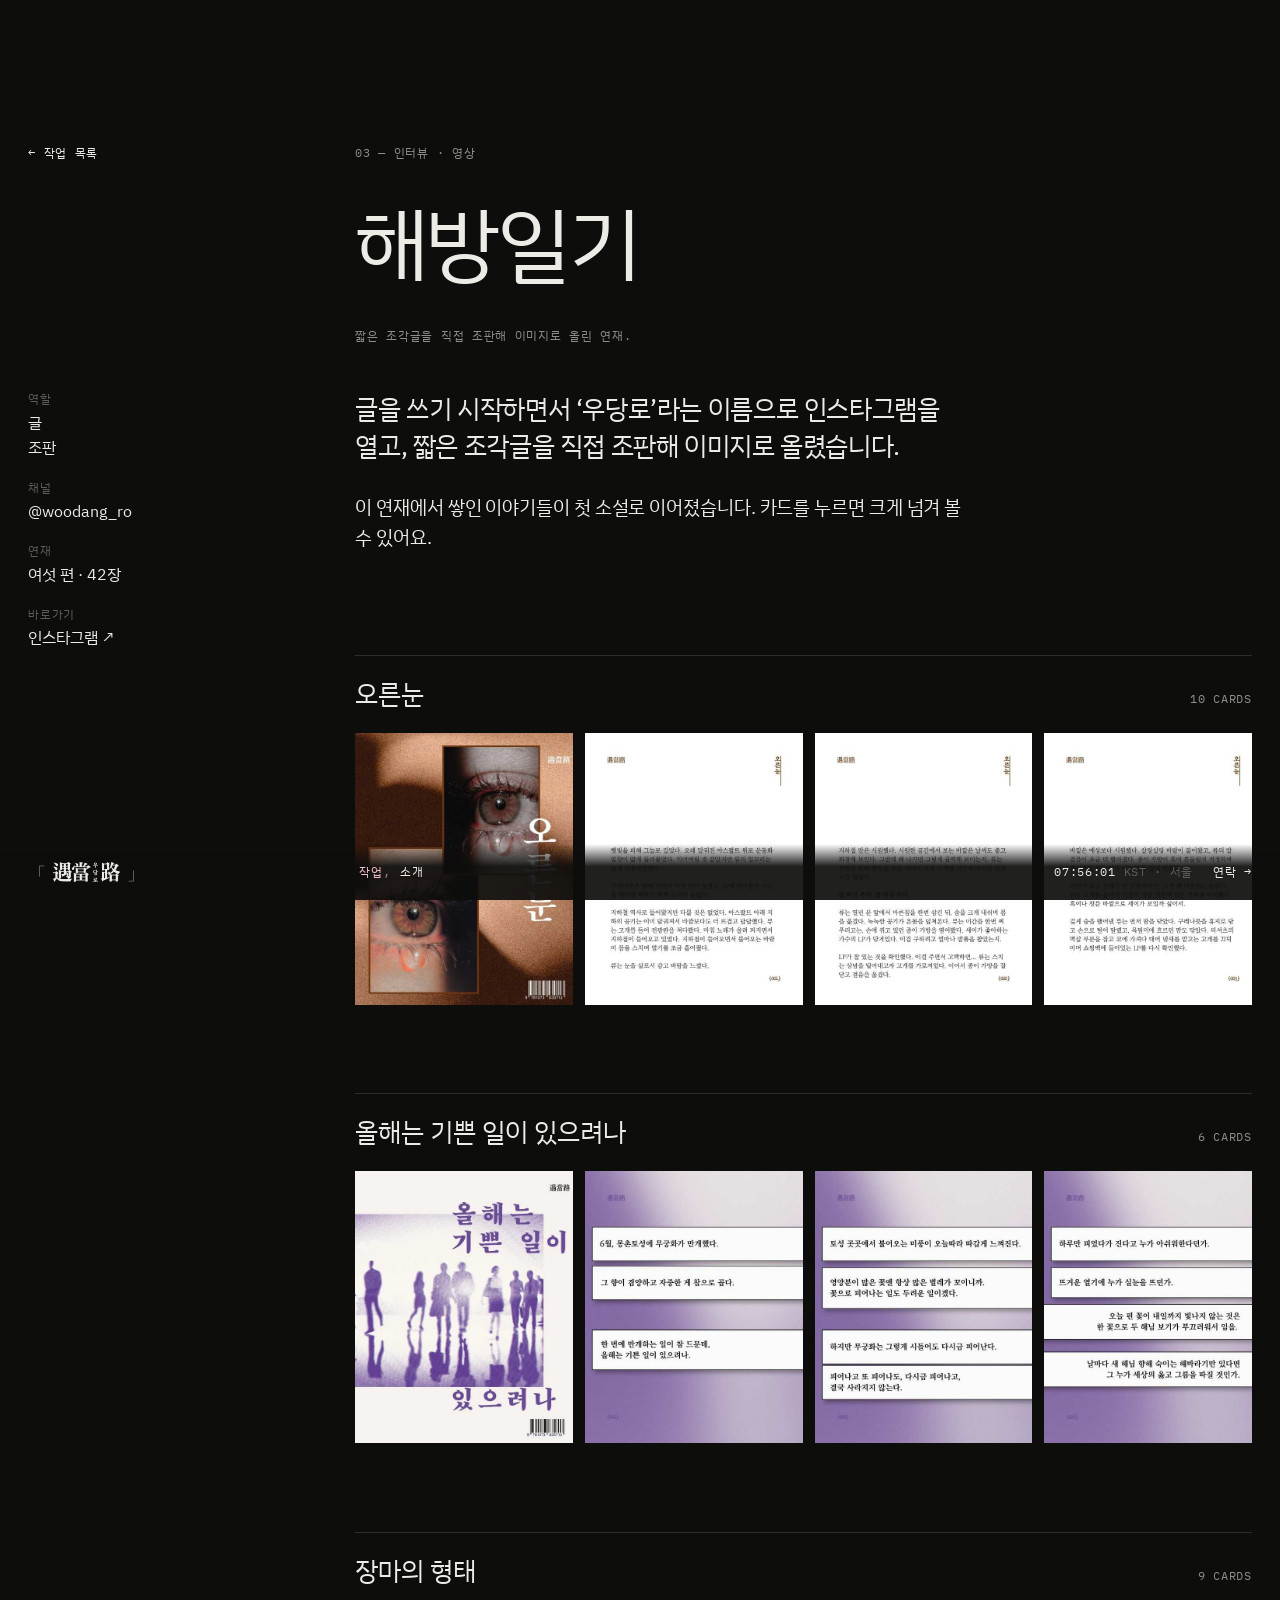
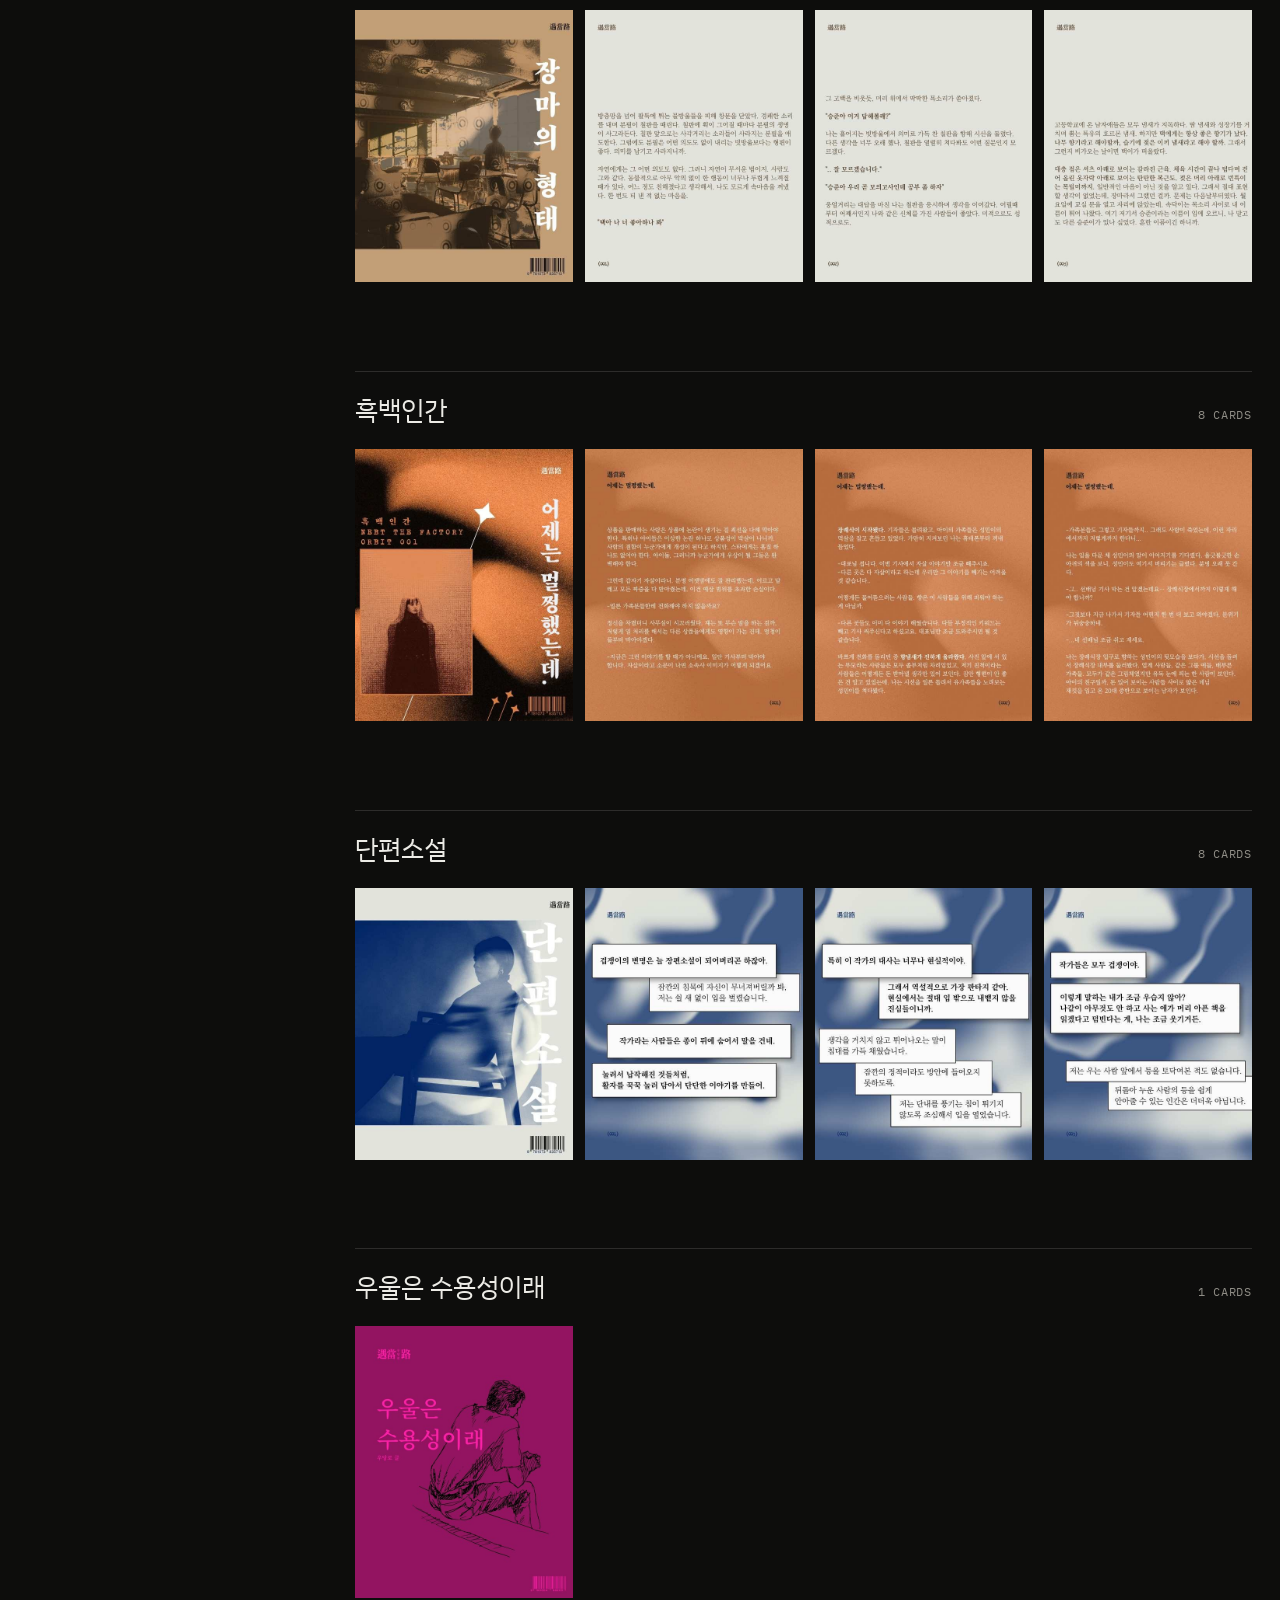
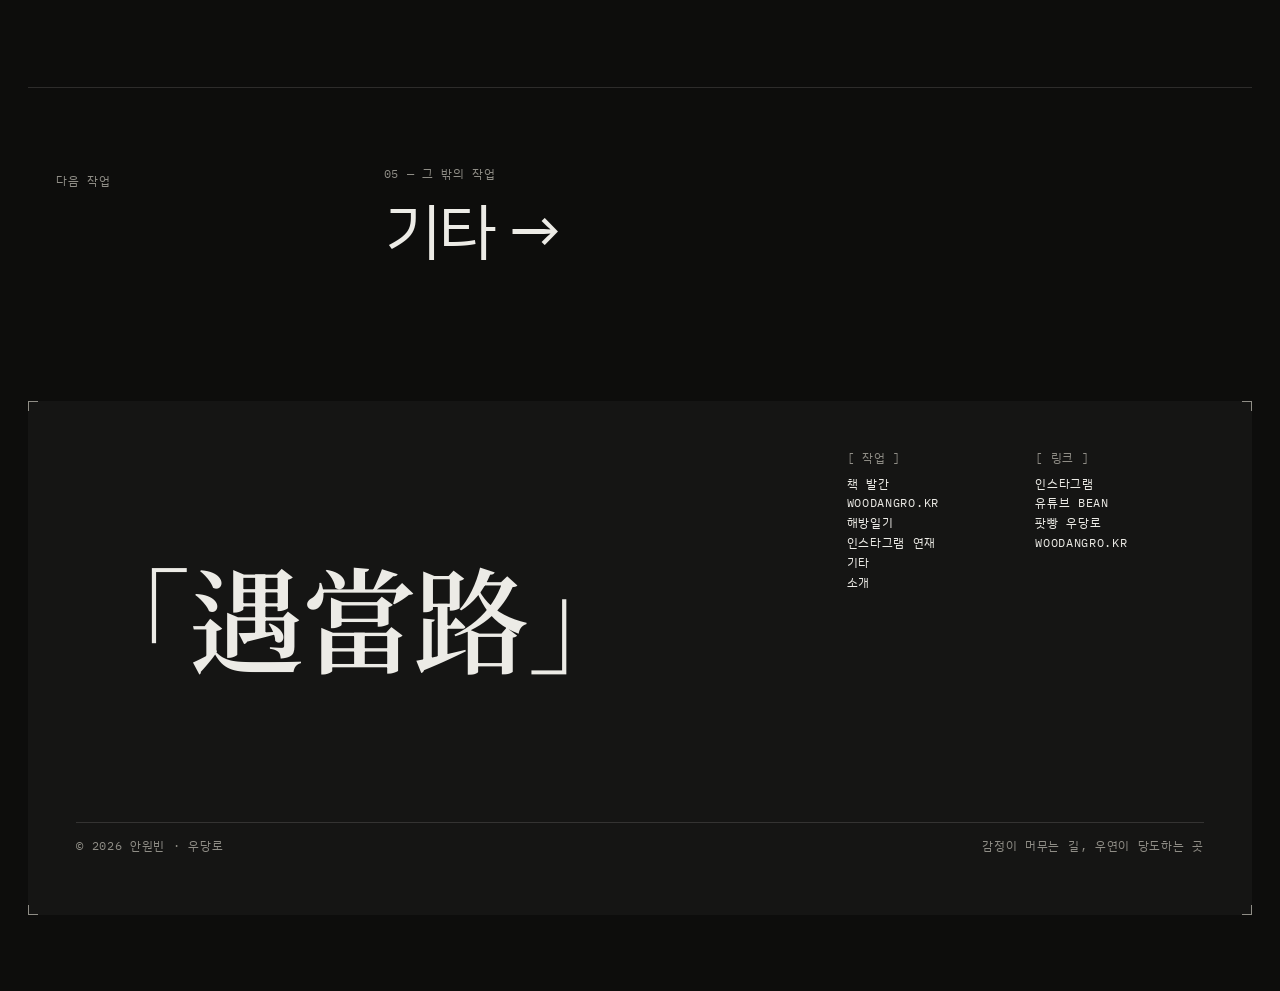
<file: instagram/index.html>
<!DOCTYPE html>
<html lang="ko">
<head>
<meta charset="utf-8">
<meta name="viewport" content="width=device-width, initial-scale=1, viewport-fit=cover">
<title>인스타그램 연재 — 안원빈 포트폴리오</title>
<meta name="description" content="짧은 조각글을 직접 조판해 이미지로 올린 인스타그램 연재 @woodang_ro. 오른눈, 올해는 기쁜 일이 있으려나, 장마의 형태, 흑백인간, 단편소설.">
<link rel="canonical" href="https://portfolio.woodangro.kr/instagram/">
<meta property="og:type" content="website">
<meta property="og:title" content="인스타그램 연재 — 안원빈 포트폴리오">
<meta property="og:description" content="짧은 조각글을 직접 조판해 이미지로 올린 인스타그램 연재 @woodang_ro. 오른눈, 올해는 기쁜 일이 있으려나, 장마의 형태, 흑백인간, 단편소설.">
<meta property="og:url" content="https://portfolio.woodangro.kr/instagram/">
<meta property="og:image" content="https://portfolio.woodangro.kr/img/work/ig.jpg">
<meta name="twitter:card" content="summary_large_image">
<meta name="theme-color" content="#0d0d0c">
<link rel="icon" href="../img/favicon.png">
<link rel="preconnect" href="https://fonts.googleapis.com">
<link rel="preconnect" href="https://fonts.gstatic.com" crossorigin>
<link rel="stylesheet" href="https://fonts.googleapis.com/css2?family=Gowun+Batang:wght@400;700&family=IBM+Plex+Mono:wght@400;500&family=IBM+Plex+Sans+KR:wght@300;400;500&family=Noto+Serif+KR:wght@300;600&display=swap">
<link rel="stylesheet" href="../assets/site.css">
</head>
<body>

<div class="bar" role="navigation" aria-label="사이트 메뉴">
  <a class="seal" href="../" aria-label="처음으로"><span class="br">「</span><img src="../img/logo-w.png" alt="遇當路" width="66" height="20"><span class="br">」</span></a>
  <nav><a href="../#work" aria-current="page">작업</a><a href="../about/">소개</a></nav>
  <p class="clock" id="clock" aria-hidden="true"></p>
  <a class="contact" href="../about/#contact">연락 →</a>
</div>
<main>
<header class="p-head">
  <a class="back mono" href="../">← 작업 목록</a>
  <p class="kicker mono mute">03 — 인터뷰 · 영상</p>
  <h1>해방일기</h1>
  <p class="lede mono">짧은 조각글을 직접 조판해 이미지로 올린 연재.</p>
</header>
<div class="p-body">
<aside class="p-meta rv"><dl><dt class="mono">역할</dt><dd>글<br>조판</dd><dt class="mono">채널</dt><dd>@woodang_ro</dd><dt class="mono">연재</dt><dd>여섯 편 · 42장</dd><dt class="mono">바로가기</dt><dd><a href="https://www.instagram.com/woodang_ro/" target="_blank" rel="noopener">인스타그램 ↗</a></dd></dl></aside>
<div class="p-main">
  <div class="prose rv">
    <p class="first">글을 쓰기 시작하면서 ‘우당로’라는 이름으로 인스타그램을 열고, 짧은 조각글을 직접 조판해 이미지로 올렸습니다.</p>
    <p>이 연재에서 쌓인 이야기들이 첫 소설로 이어졌습니다. 카드를 누르면 크게 넘겨 볼 수 있어요.</p>
  </div>
  
  <section class="series rv" aria-label="오른눈">
    <header><h3>오른눈</h3><span class="mono mute">10 CARDS</span></header>
    <div class="rail"><button type="button" class="zoomable" data-gallery="s1" data-title="오른눈" data-full="../img/ig/s1-01.jpg" aria-label="오른눈 1 크게 보기"><img src="../img/ig/s1-01.jpg" alt="오른눈 1" width="560" height="700" loading="lazy"></button><button type="button" class="zoomable" data-gallery="s1" data-title="오른눈" data-full="../img/ig/s1-02.jpg" aria-label="오른눈 2 크게 보기"><img src="../img/ig/s1-02.jpg" alt="오른눈 2" width="560" height="700" loading="lazy"></button><button type="button" class="zoomable" data-gallery="s1" data-title="오른눈" data-full="../img/ig/s1-03.jpg" aria-label="오른눈 3 크게 보기"><img src="../img/ig/s1-03.jpg" alt="오른눈 3" width="560" height="700" loading="lazy"></button><button type="button" class="zoomable" data-gallery="s1" data-title="오른눈" data-full="../img/ig/s1-04.jpg" aria-label="오른눈 4 크게 보기"><img src="../img/ig/s1-04.jpg" alt="오른눈 4" width="560" height="700" loading="lazy"></button><button type="button" class="zoomable" data-gallery="s1" data-title="오른눈" data-full="../img/ig/s1-05.jpg" aria-label="오른눈 5 크게 보기"><img src="../img/ig/s1-05.jpg" alt="오른눈 5" width="560" height="700" loading="lazy"></button><button type="button" class="zoomable" data-gallery="s1" data-title="오른눈" data-full="../img/ig/s1-06.jpg" aria-label="오른눈 6 크게 보기"><img src="../img/ig/s1-06.jpg" alt="오른눈 6" width="560" height="700" loading="lazy"></button><button type="button" class="zoomable" data-gallery="s1" data-title="오른눈" data-full="../img/ig/s1-07.jpg" aria-label="오른눈 7 크게 보기"><img src="../img/ig/s1-07.jpg" alt="오른눈 7" width="560" height="700" loading="lazy"></button><button type="button" class="zoomable" data-gallery="s1" data-title="오른눈" data-full="../img/ig/s1-08.jpg" aria-label="오른눈 8 크게 보기"><img src="../img/ig/s1-08.jpg" alt="오른눈 8" width="560" height="700" loading="lazy"></button><button type="button" class="zoomable" data-gallery="s1" data-title="오른눈" data-full="../img/ig/s1-09.jpg" aria-label="오른눈 9 크게 보기"><img src="../img/ig/s1-09.jpg" alt="오른눈 9" width="560" height="700" loading="lazy"></button><button type="button" class="zoomable" data-gallery="s1" data-title="오른눈" data-full="../img/ig/s1-10.jpg" aria-label="오른눈 10 크게 보기"><img src="../img/ig/s1-10.jpg" alt="오른눈 10" width="560" height="700" loading="lazy"></button></div>
  </section>
  <section class="series rv" aria-label="올해는 기쁜 일이 있으려나">
    <header><h3>올해는 기쁜 일이 있으려나</h3><span class="mono mute">6 CARDS</span></header>
    <div class="rail"><button type="button" class="zoomable" data-gallery="s2" data-title="올해는 기쁜 일이 있으려나" data-full="../img/ig/s2-01.jpg" aria-label="올해는 기쁜 일이 있으려나 1 크게 보기"><img src="../img/ig/s2-01.jpg" alt="올해는 기쁜 일이 있으려나 1" width="560" height="700" loading="lazy"></button><button type="button" class="zoomable" data-gallery="s2" data-title="올해는 기쁜 일이 있으려나" data-full="../img/ig/s2-02.jpg" aria-label="올해는 기쁜 일이 있으려나 2 크게 보기"><img src="../img/ig/s2-02.jpg" alt="올해는 기쁜 일이 있으려나 2" width="560" height="700" loading="lazy"></button><button type="button" class="zoomable" data-gallery="s2" data-title="올해는 기쁜 일이 있으려나" data-full="../img/ig/s2-03.jpg" aria-label="올해는 기쁜 일이 있으려나 3 크게 보기"><img src="../img/ig/s2-03.jpg" alt="올해는 기쁜 일이 있으려나 3" width="560" height="700" loading="lazy"></button><button type="button" class="zoomable" data-gallery="s2" data-title="올해는 기쁜 일이 있으려나" data-full="../img/ig/s2-04.jpg" aria-label="올해는 기쁜 일이 있으려나 4 크게 보기"><img src="../img/ig/s2-04.jpg" alt="올해는 기쁜 일이 있으려나 4" width="560" height="700" loading="lazy"></button><button type="button" class="zoomable" data-gallery="s2" data-title="올해는 기쁜 일이 있으려나" data-full="../img/ig/s2-05.jpg" aria-label="올해는 기쁜 일이 있으려나 5 크게 보기"><img src="../img/ig/s2-05.jpg" alt="올해는 기쁜 일이 있으려나 5" width="560" height="700" loading="lazy"></button><button type="button" class="zoomable" data-gallery="s2" data-title="올해는 기쁜 일이 있으려나" data-full="../img/ig/s2-06.jpg" aria-label="올해는 기쁜 일이 있으려나 6 크게 보기"><img src="../img/ig/s2-06.jpg" alt="올해는 기쁜 일이 있으려나 6" width="560" height="700" loading="lazy"></button></div>
  </section>
  <section class="series rv" aria-label="장마의 형태">
    <header><h3>장마의 형태</h3><span class="mono mute">9 CARDS</span></header>
    <div class="rail"><button type="button" class="zoomable" data-gallery="s3" data-title="장마의 형태" data-full="../img/ig/s3-01.jpg" aria-label="장마의 형태 1 크게 보기"><img src="../img/ig/s3-01.jpg" alt="장마의 형태 1" width="560" height="700" loading="lazy"></button><button type="button" class="zoomable" data-gallery="s3" data-title="장마의 형태" data-full="../img/ig/s3-02.jpg" aria-label="장마의 형태 2 크게 보기"><img src="../img/ig/s3-02.jpg" alt="장마의 형태 2" width="560" height="700" loading="lazy"></button><button type="button" class="zoomable" data-gallery="s3" data-title="장마의 형태" data-full="../img/ig/s3-03.jpg" aria-label="장마의 형태 3 크게 보기"><img src="../img/ig/s3-03.jpg" alt="장마의 형태 3" width="560" height="700" loading="lazy"></button><button type="button" class="zoomable" data-gallery="s3" data-title="장마의 형태" data-full="../img/ig/s3-04.jpg" aria-label="장마의 형태 4 크게 보기"><img src="../img/ig/s3-04.jpg" alt="장마의 형태 4" width="560" height="700" loading="lazy"></button><button type="button" class="zoomable" data-gallery="s3" data-title="장마의 형태" data-full="../img/ig/s3-05.jpg" aria-label="장마의 형태 5 크게 보기"><img src="../img/ig/s3-05.jpg" alt="장마의 형태 5" width="560" height="700" loading="lazy"></button><button type="button" class="zoomable" data-gallery="s3" data-title="장마의 형태" data-full="../img/ig/s3-06.jpg" aria-label="장마의 형태 6 크게 보기"><img src="../img/ig/s3-06.jpg" alt="장마의 형태 6" width="560" height="700" loading="lazy"></button><button type="button" class="zoomable" data-gallery="s3" data-title="장마의 형태" data-full="../img/ig/s3-07.jpg" aria-label="장마의 형태 7 크게 보기"><img src="../img/ig/s3-07.jpg" alt="장마의 형태 7" width="560" height="700" loading="lazy"></button><button type="button" class="zoomable" data-gallery="s3" data-title="장마의 형태" data-full="../img/ig/s3-08.jpg" aria-label="장마의 형태 8 크게 보기"><img src="../img/ig/s3-08.jpg" alt="장마의 형태 8" width="560" height="700" loading="lazy"></button><button type="button" class="zoomable" data-gallery="s3" data-title="장마의 형태" data-full="../img/ig/s3-09.jpg" aria-label="장마의 형태 9 크게 보기"><img src="../img/ig/s3-09.jpg" alt="장마의 형태 9" width="560" height="700" loading="lazy"></button></div>
  </section>
  <section class="series rv" aria-label="흑백인간">
    <header><h3>흑백인간</h3><span class="mono mute">8 CARDS</span></header>
    <div class="rail"><button type="button" class="zoomable" data-gallery="s4" data-title="흑백인간" data-full="../img/ig/s4-01.jpg" aria-label="흑백인간 1 크게 보기"><img src="../img/ig/s4-01.jpg" alt="흑백인간 1" width="560" height="700" loading="lazy"></button><button type="button" class="zoomable" data-gallery="s4" data-title="흑백인간" data-full="../img/ig/s4-02.jpg" aria-label="흑백인간 2 크게 보기"><img src="../img/ig/s4-02.jpg" alt="흑백인간 2" width="560" height="700" loading="lazy"></button><button type="button" class="zoomable" data-gallery="s4" data-title="흑백인간" data-full="../img/ig/s4-03.jpg" aria-label="흑백인간 3 크게 보기"><img src="../img/ig/s4-03.jpg" alt="흑백인간 3" width="560" height="700" loading="lazy"></button><button type="button" class="zoomable" data-gallery="s4" data-title="흑백인간" data-full="../img/ig/s4-04.jpg" aria-label="흑백인간 4 크게 보기"><img src="../img/ig/s4-04.jpg" alt="흑백인간 4" width="560" height="700" loading="lazy"></button><button type="button" class="zoomable" data-gallery="s4" data-title="흑백인간" data-full="../img/ig/s4-05.jpg" aria-label="흑백인간 5 크게 보기"><img src="../img/ig/s4-05.jpg" alt="흑백인간 5" width="560" height="700" loading="lazy"></button><button type="button" class="zoomable" data-gallery="s4" data-title="흑백인간" data-full="../img/ig/s4-06.jpg" aria-label="흑백인간 6 크게 보기"><img src="../img/ig/s4-06.jpg" alt="흑백인간 6" width="560" height="700" loading="lazy"></button><button type="button" class="zoomable" data-gallery="s4" data-title="흑백인간" data-full="../img/ig/s4-07.jpg" aria-label="흑백인간 7 크게 보기"><img src="../img/ig/s4-07.jpg" alt="흑백인간 7" width="560" height="700" loading="lazy"></button><button type="button" class="zoomable" data-gallery="s4" data-title="흑백인간" data-full="../img/ig/s4-08.jpg" aria-label="흑백인간 8 크게 보기"><img src="../img/ig/s4-08.jpg" alt="흑백인간 8" width="560" height="700" loading="lazy"></button></div>
  </section>
  <section class="series rv" aria-label="단편소설">
    <header><h3>단편소설</h3><span class="mono mute">8 CARDS</span></header>
    <div class="rail"><button type="button" class="zoomable" data-gallery="s5" data-title="단편소설" data-full="../img/ig/s5-01.jpg" aria-label="단편소설 1 크게 보기"><img src="../img/ig/s5-01.jpg" alt="단편소설 1" width="560" height="700" loading="lazy"></button><button type="button" class="zoomable" data-gallery="s5" data-title="단편소설" data-full="../img/ig/s5-02.jpg" aria-label="단편소설 2 크게 보기"><img src="../img/ig/s5-02.jpg" alt="단편소설 2" width="560" height="700" loading="lazy"></button><button type="button" class="zoomable" data-gallery="s5" data-title="단편소설" data-full="../img/ig/s5-03.jpg" aria-label="단편소설 3 크게 보기"><img src="../img/ig/s5-03.jpg" alt="단편소설 3" width="560" height="700" loading="lazy"></button><button type="button" class="zoomable" data-gallery="s5" data-title="단편소설" data-full="../img/ig/s5-04.jpg" aria-label="단편소설 4 크게 보기"><img src="../img/ig/s5-04.jpg" alt="단편소설 4" width="560" height="700" loading="lazy"></button><button type="button" class="zoomable" data-gallery="s5" data-title="단편소설" data-full="../img/ig/s5-05.jpg" aria-label="단편소설 5 크게 보기"><img src="../img/ig/s5-05.jpg" alt="단편소설 5" width="560" height="700" loading="lazy"></button><button type="button" class="zoomable" data-gallery="s5" data-title="단편소설" data-full="../img/ig/s5-06.jpg" aria-label="단편소설 6 크게 보기"><img src="../img/ig/s5-06.jpg" alt="단편소설 6" width="560" height="700" loading="lazy"></button><button type="button" class="zoomable" data-gallery="s5" data-title="단편소설" data-full="../img/ig/s5-07.jpg" aria-label="단편소설 7 크게 보기"><img src="../img/ig/s5-07.jpg" alt="단편소설 7" width="560" height="700" loading="lazy"></button><button type="button" class="zoomable" data-gallery="s5" data-title="단편소설" data-full="../img/ig/s5-08.jpg" aria-label="단편소설 8 크게 보기"><img src="../img/ig/s5-08.jpg" alt="단편소설 8" width="560" height="700" loading="lazy"></button></div>
  </section>
  <section class="series rv" aria-label="우울은 수용성이래">
    <header><h3>우울은 수용성이래</h3><span class="mono mute">1 CARDS</span></header>
    <div class="rail"><button type="button" class="zoomable" data-gallery="s6" data-title="우울은 수용성이래" data-full="../img/ig/s6-01.jpg" aria-label="우울은 수용성이래 1 크게 보기"><img src="../img/ig/s6-01.jpg" alt="우울은 수용성이래 1" width="560" height="700" loading="lazy"></button></div>
  </section>
</div>
</div>

<nav class="next" aria-label="다음 작업">
  <p class="mono mute">다음 작업</p>
  <a href="../etc/"><span class="mono mute">05 — 그 밖의 작업</span><span>기타 →</span></a>
</nav></main>
<footer class="foot rv">
  <div class="ticks" aria-hidden="true"><i></i><i></i><i></i><i></i></div>
  <p class="big" aria-label="우당로"><span class="br">「</span>遇當路<span class="br">」</span></p>
  <div class="cols mono">
    <div><p>[ 작업 ]</p><ul><li><a href="../book/">책 발간</a></li><li><a href="../web/">woodangro.kr</a></li><li><a href="../haebang/">해방일기</a></li><li><a href="../instagram/">인스타그램 연재</a></li><li><a href="../etc/">기타</a></li><li><a href="../about/">소개</a></li></ul></div>
    <div><p>[ 링크 ]</p><ul>
      <li><a href="https://www.instagram.com/woodang_ro/" target="_blank" rel="noopener">인스타그램</a></li>
      <li><a href="https://www.youtube.com/@BEAN-zq9ng" target="_blank" rel="noopener">유튜브 BEAN</a></li>
      <li><a href="https://www.podbbang.com/channels/1793756" target="_blank" rel="noopener">팟빵 우당로</a></li>
      <li><a href="https://woodangro.kr/" target="_blank" rel="noopener">woodangro.kr</a></li>
    </ul></div>
  </div>
  <p class="copy mono"><span>© 2026 안원빈 · 우당로</span><span>감정이 머무는 길, 우연이 당도하는 곳</span></p>
</footer>
<script src="../assets/site.js" defer></script>
</body>
</html>
</file>
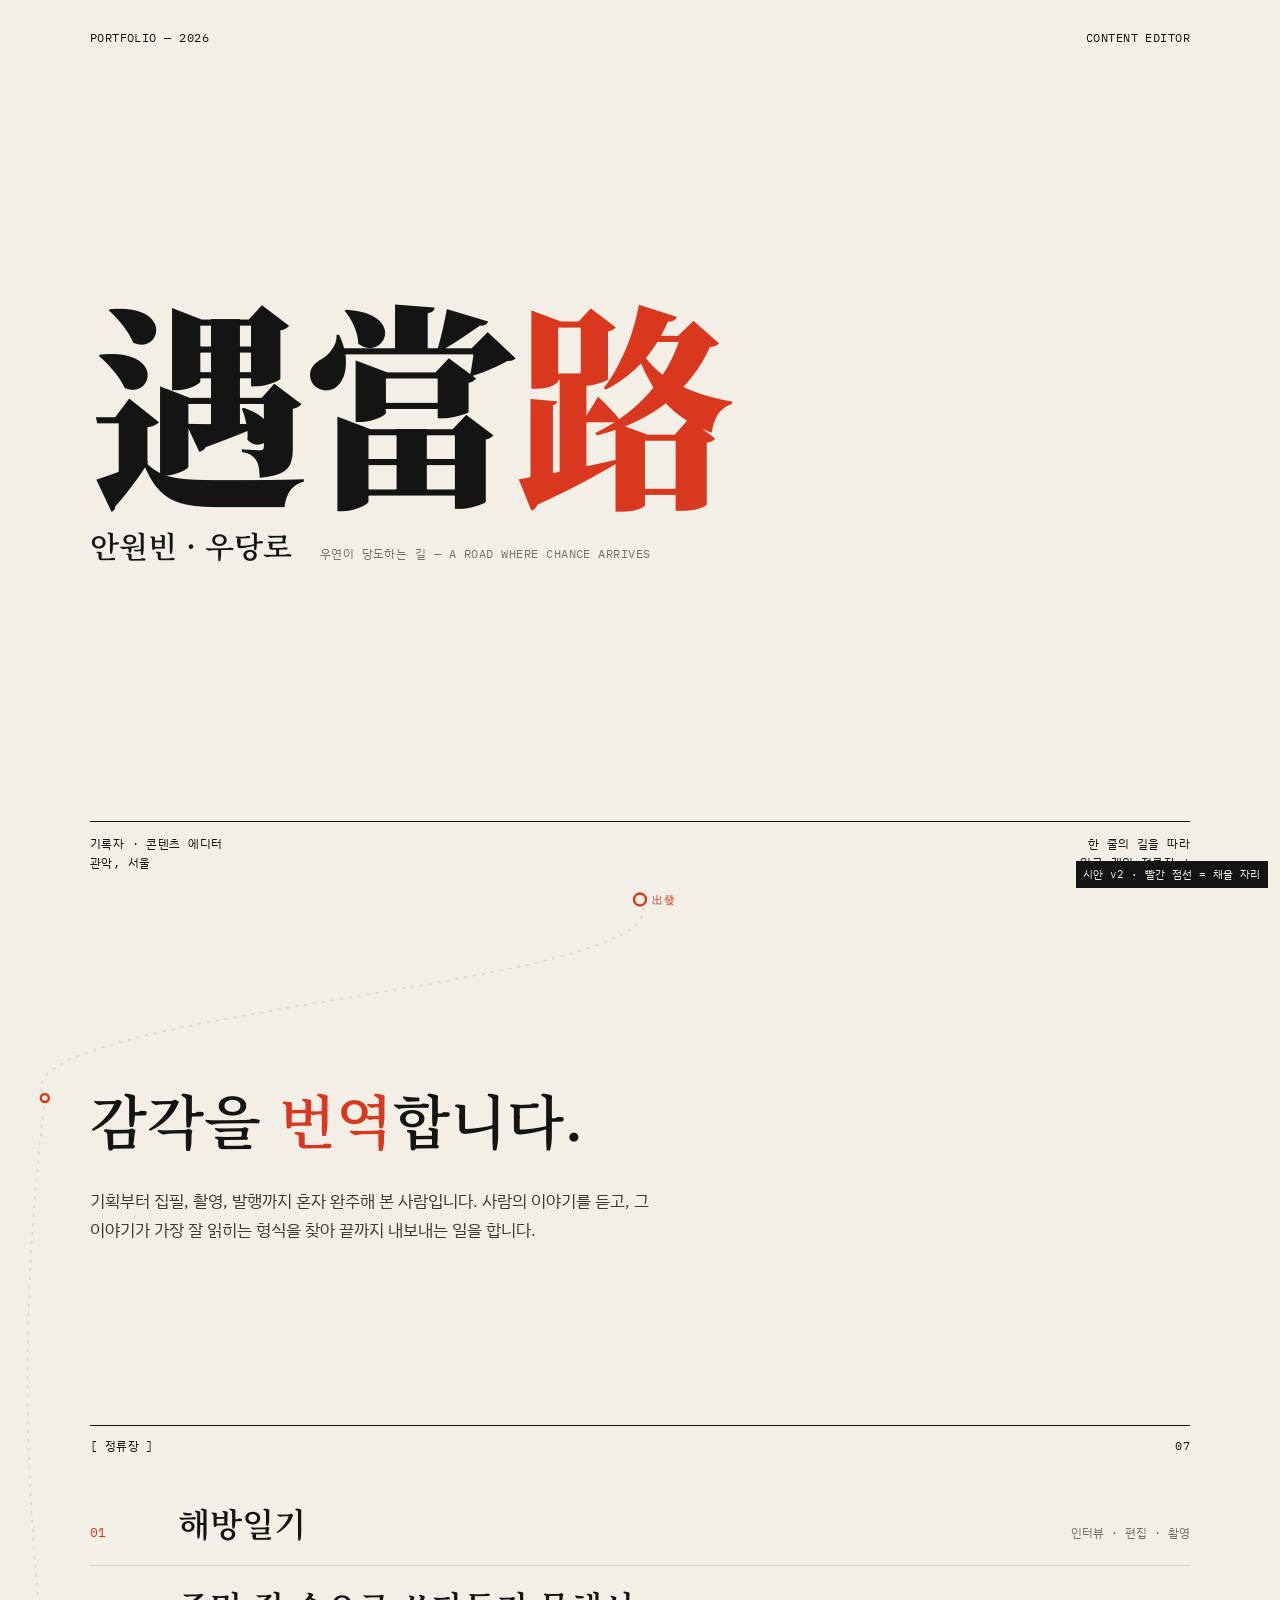
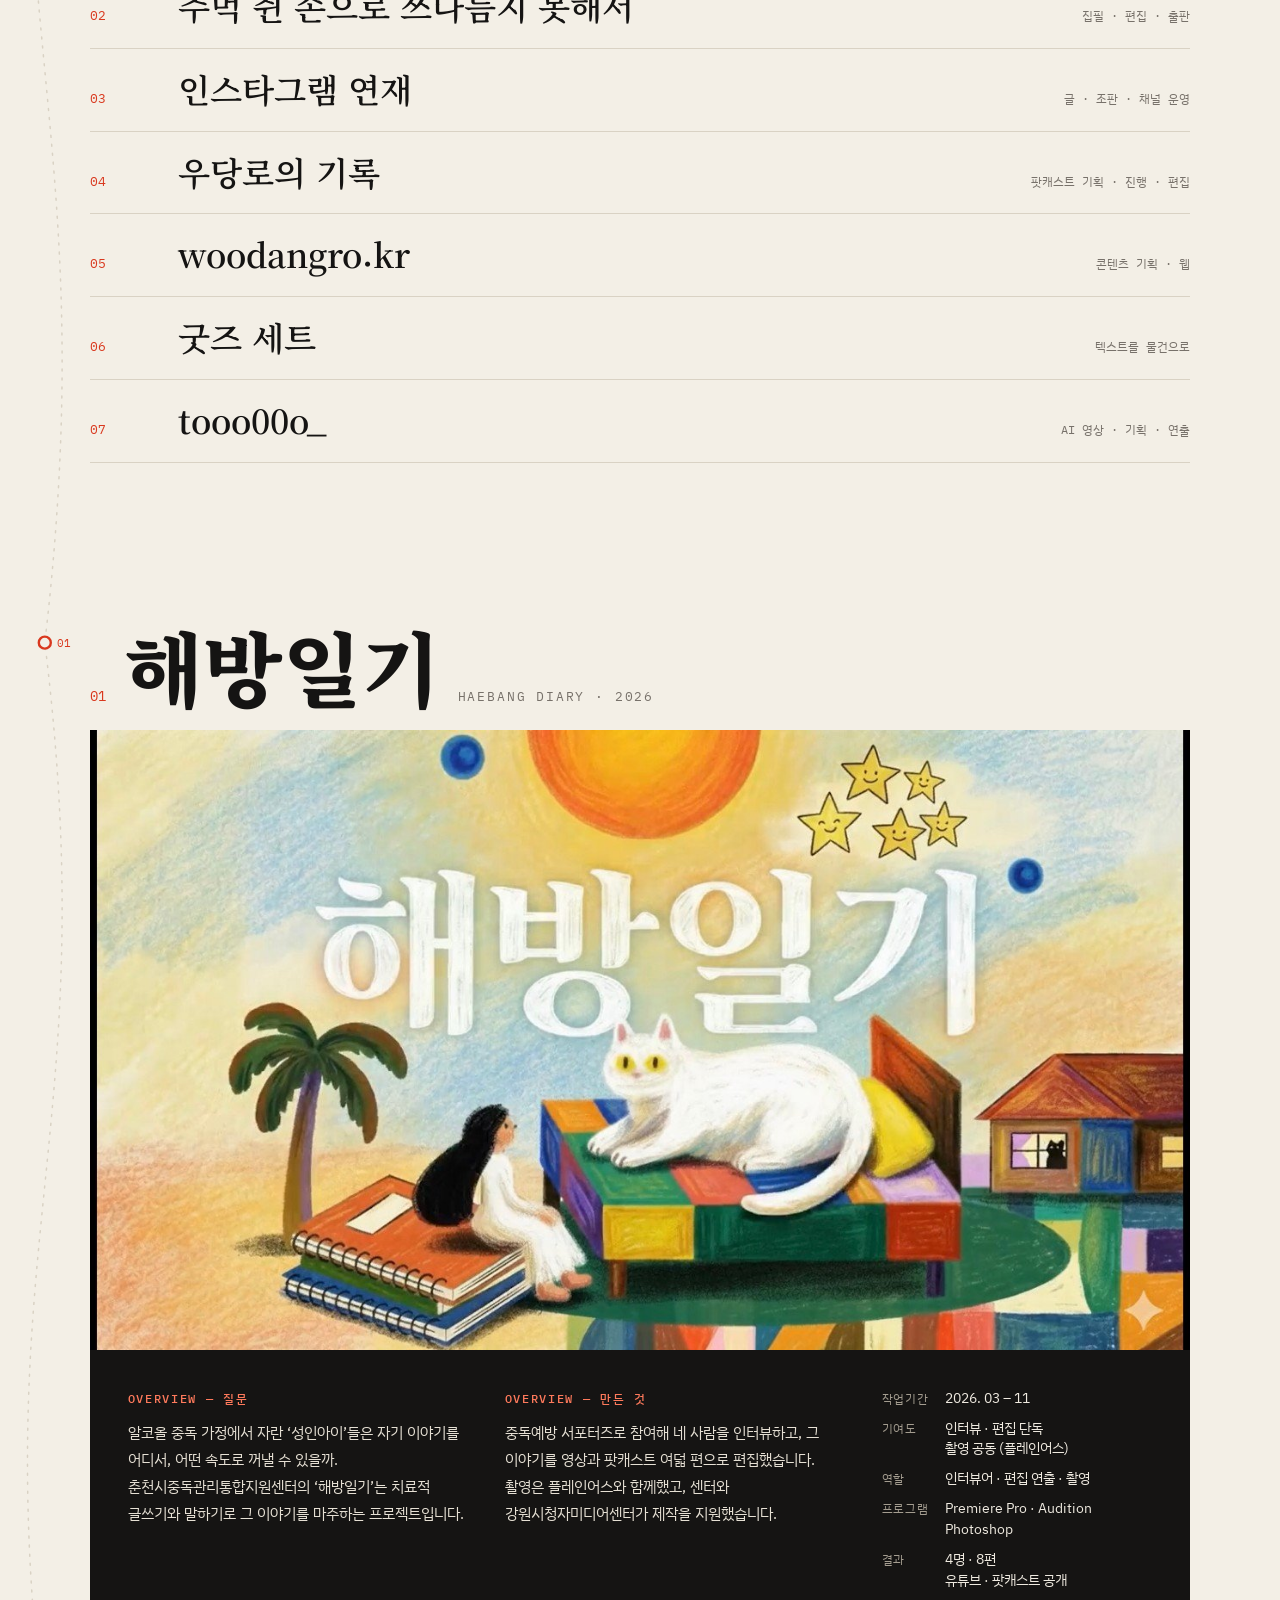
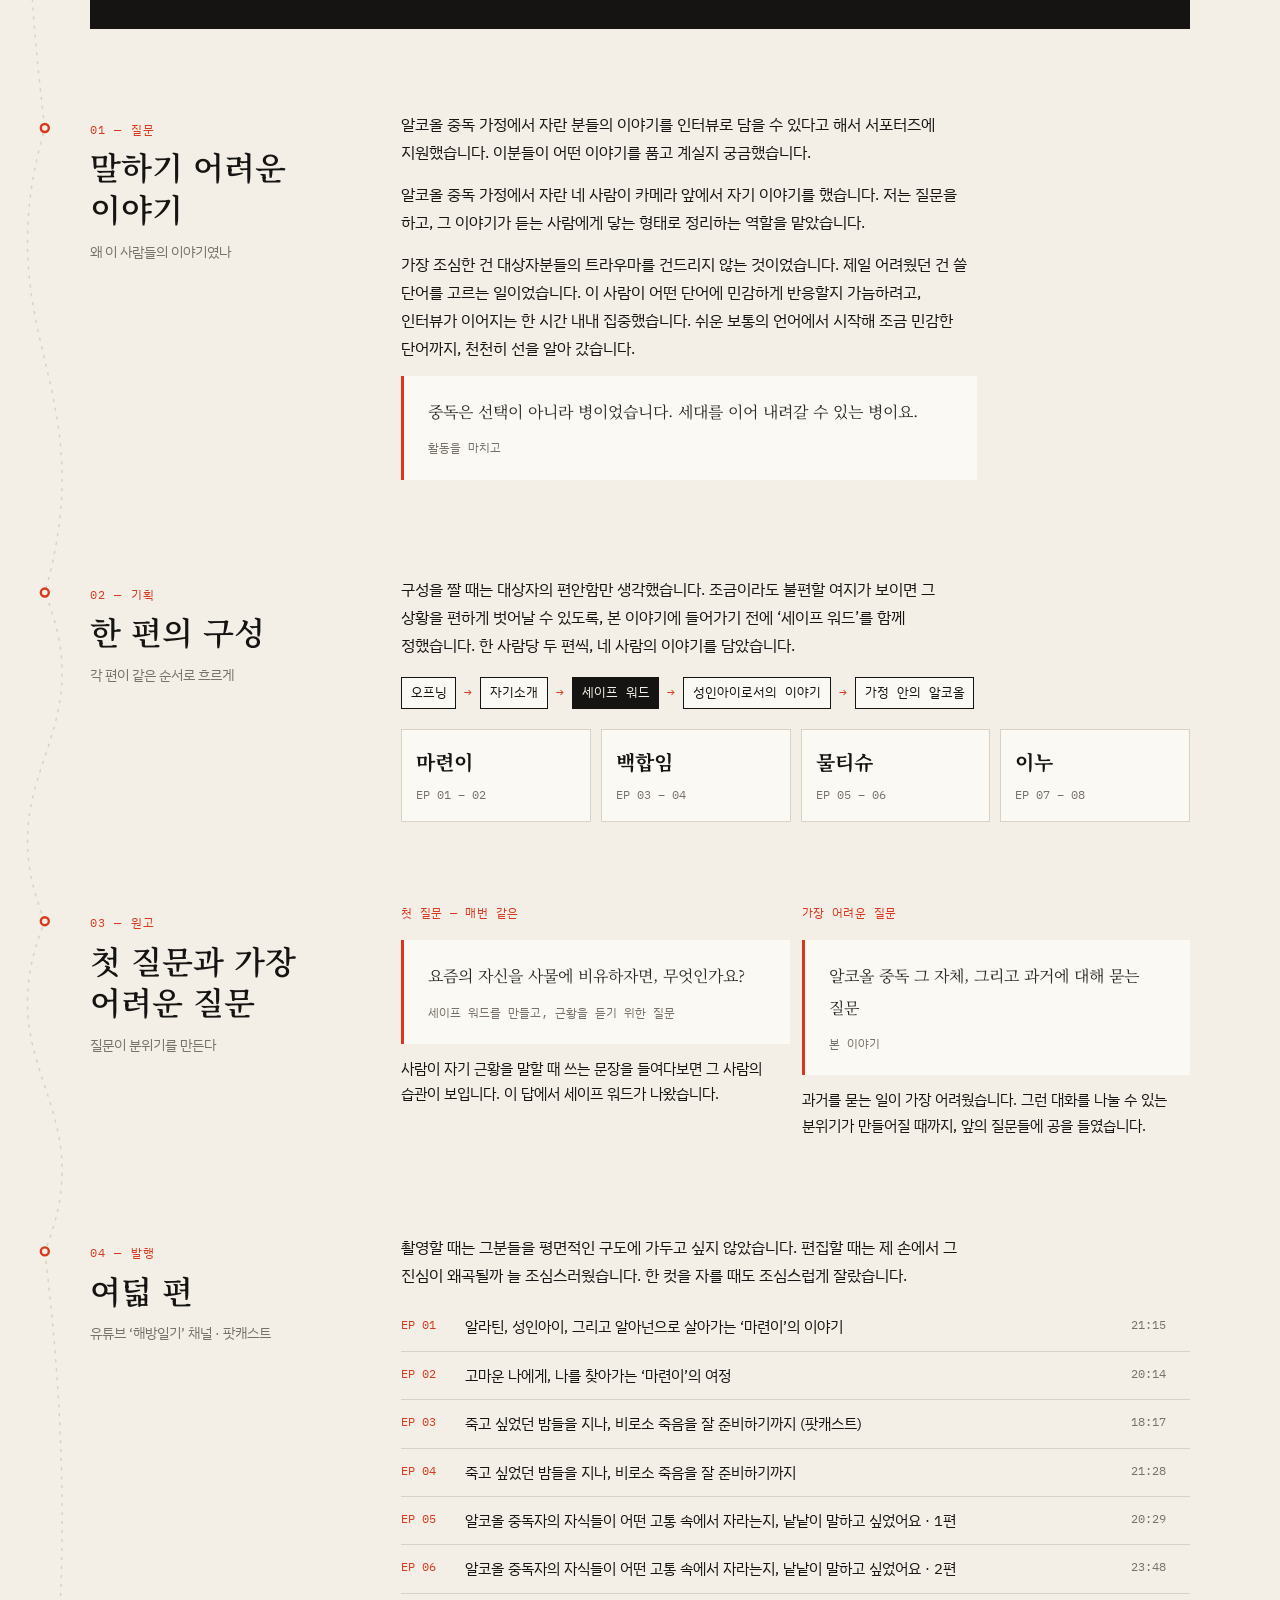
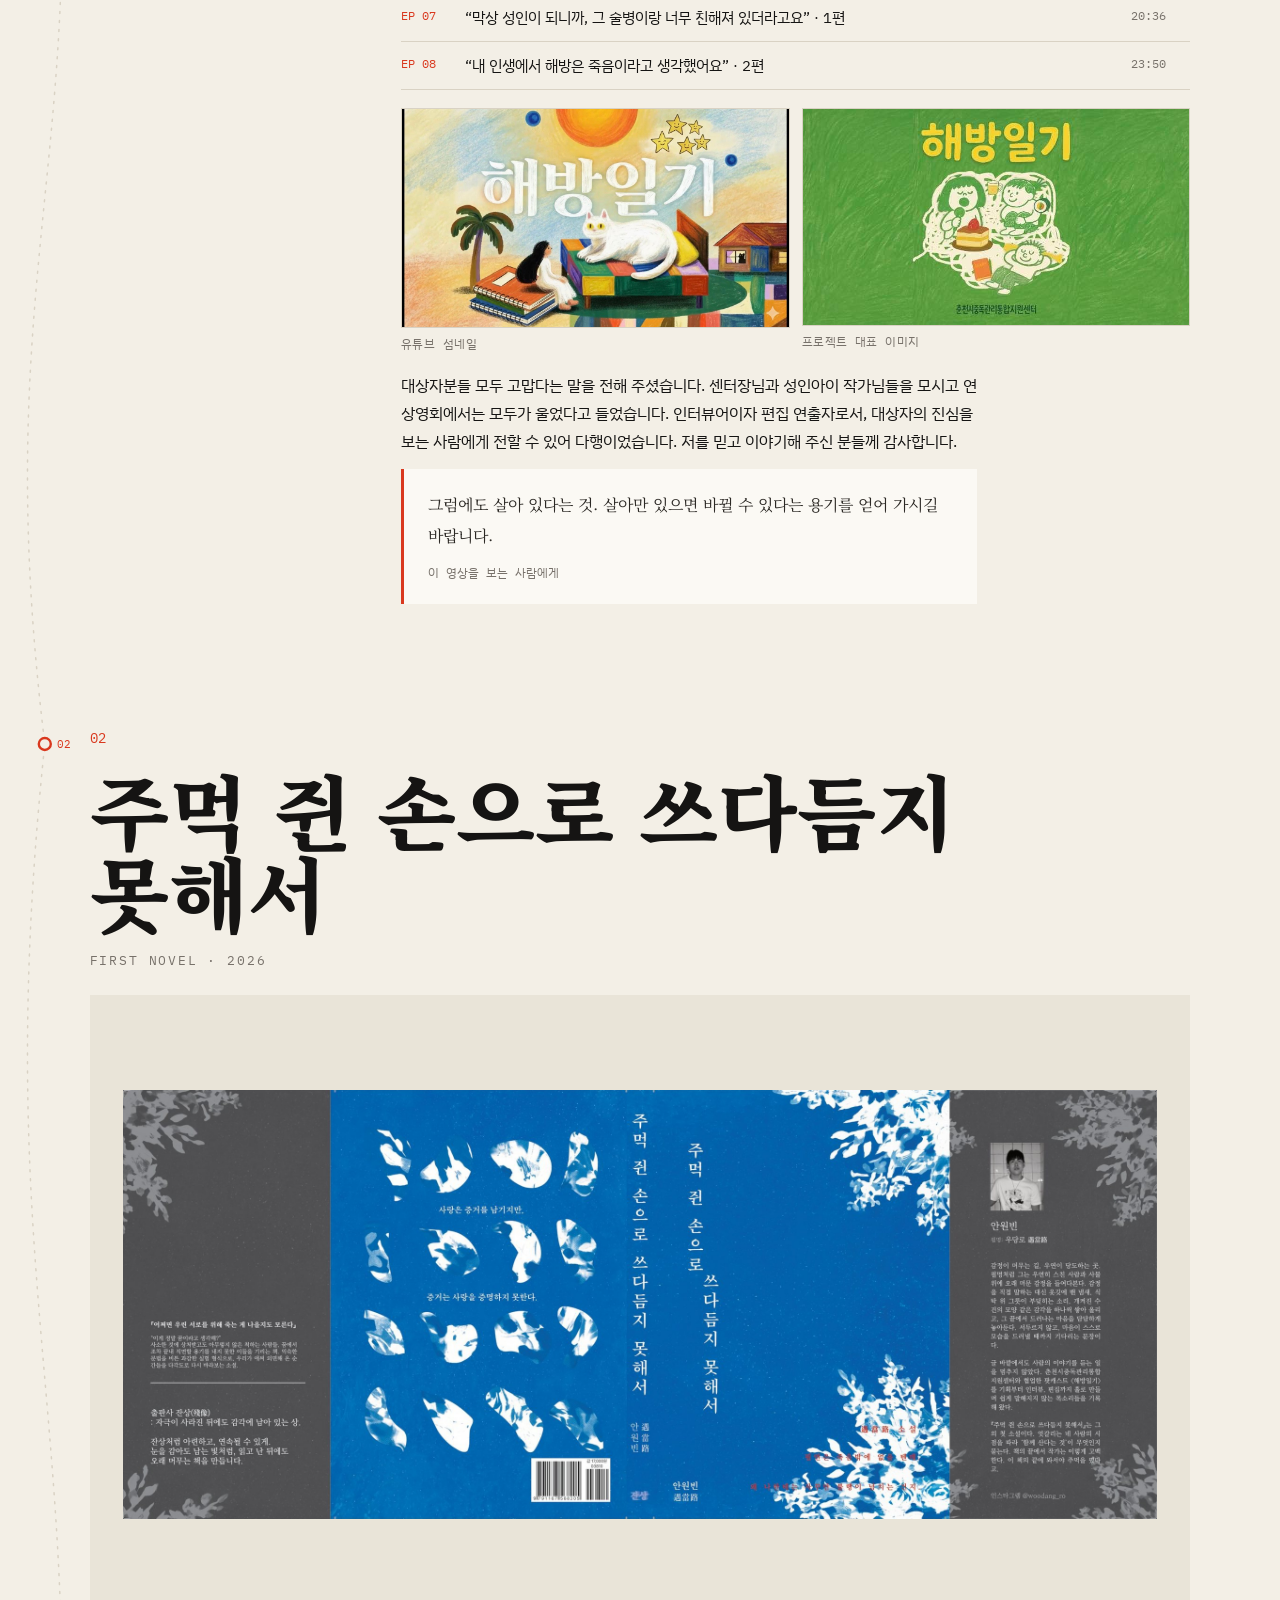
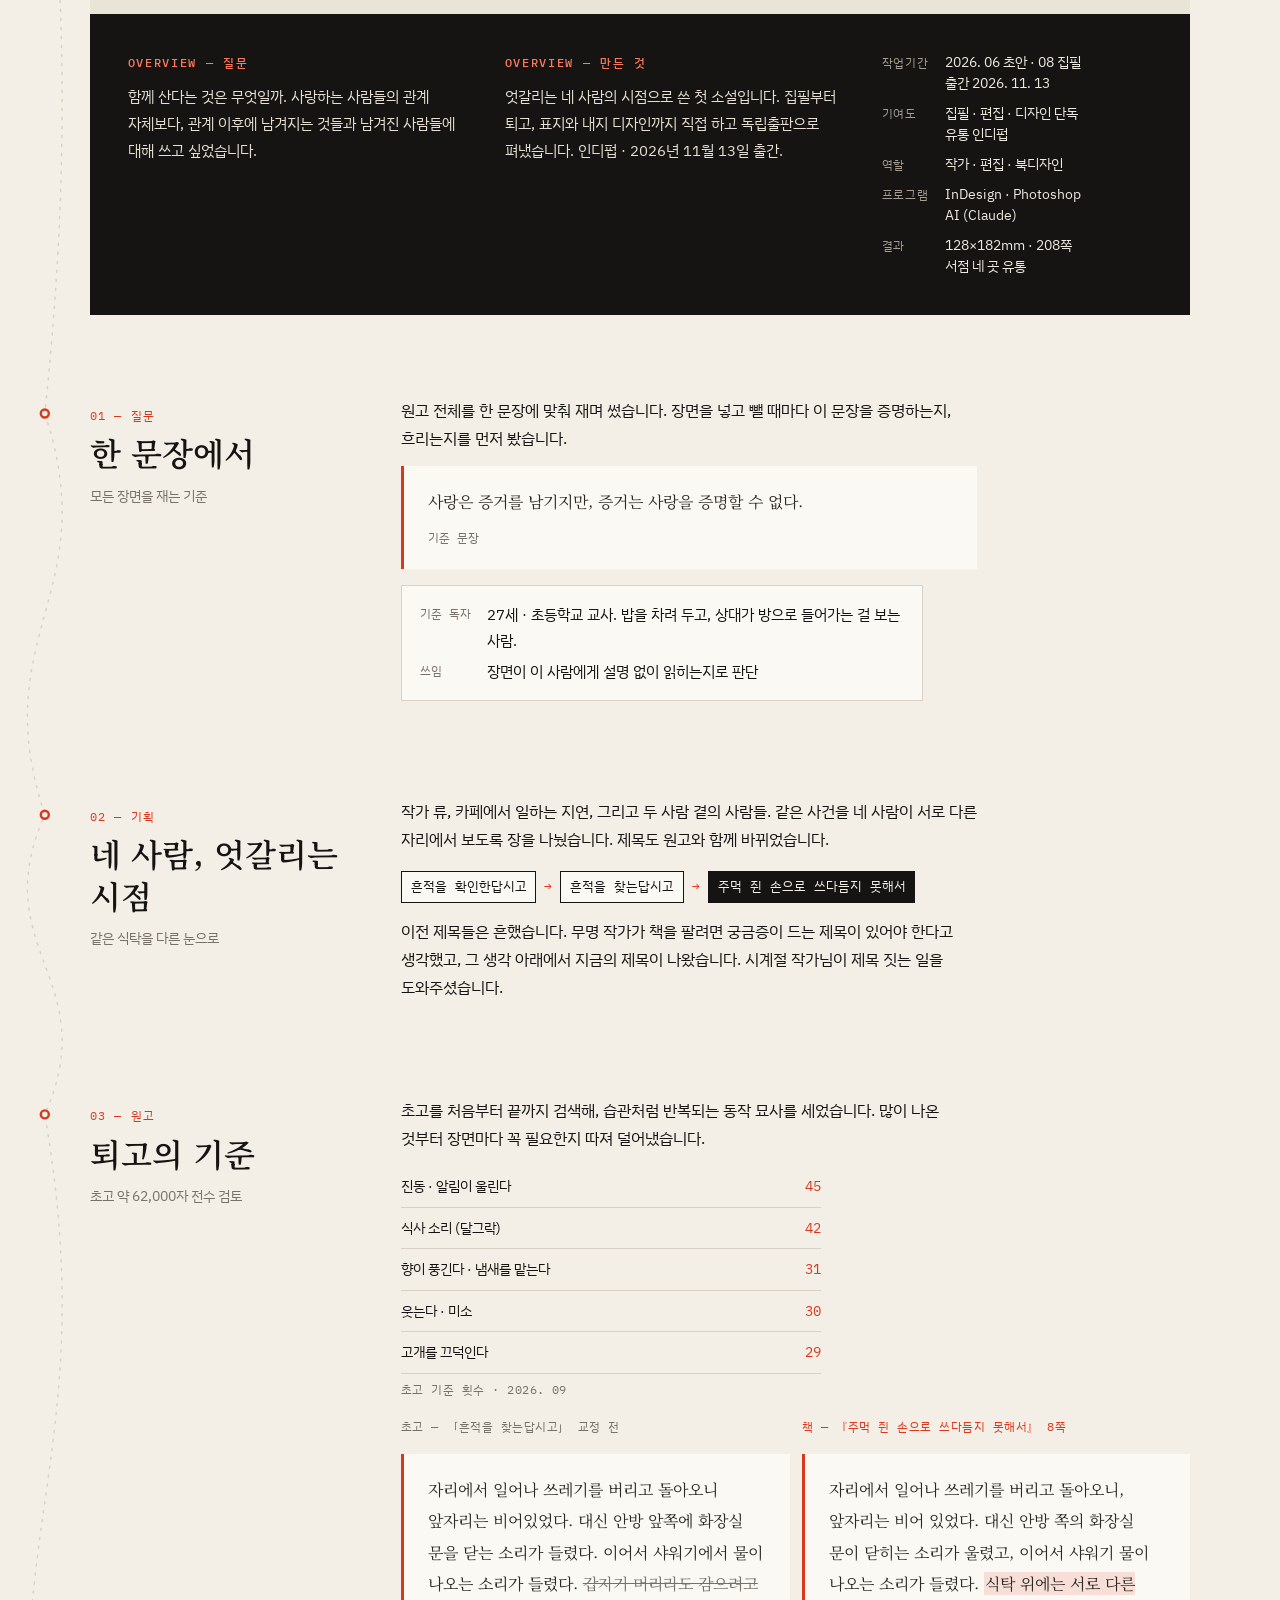
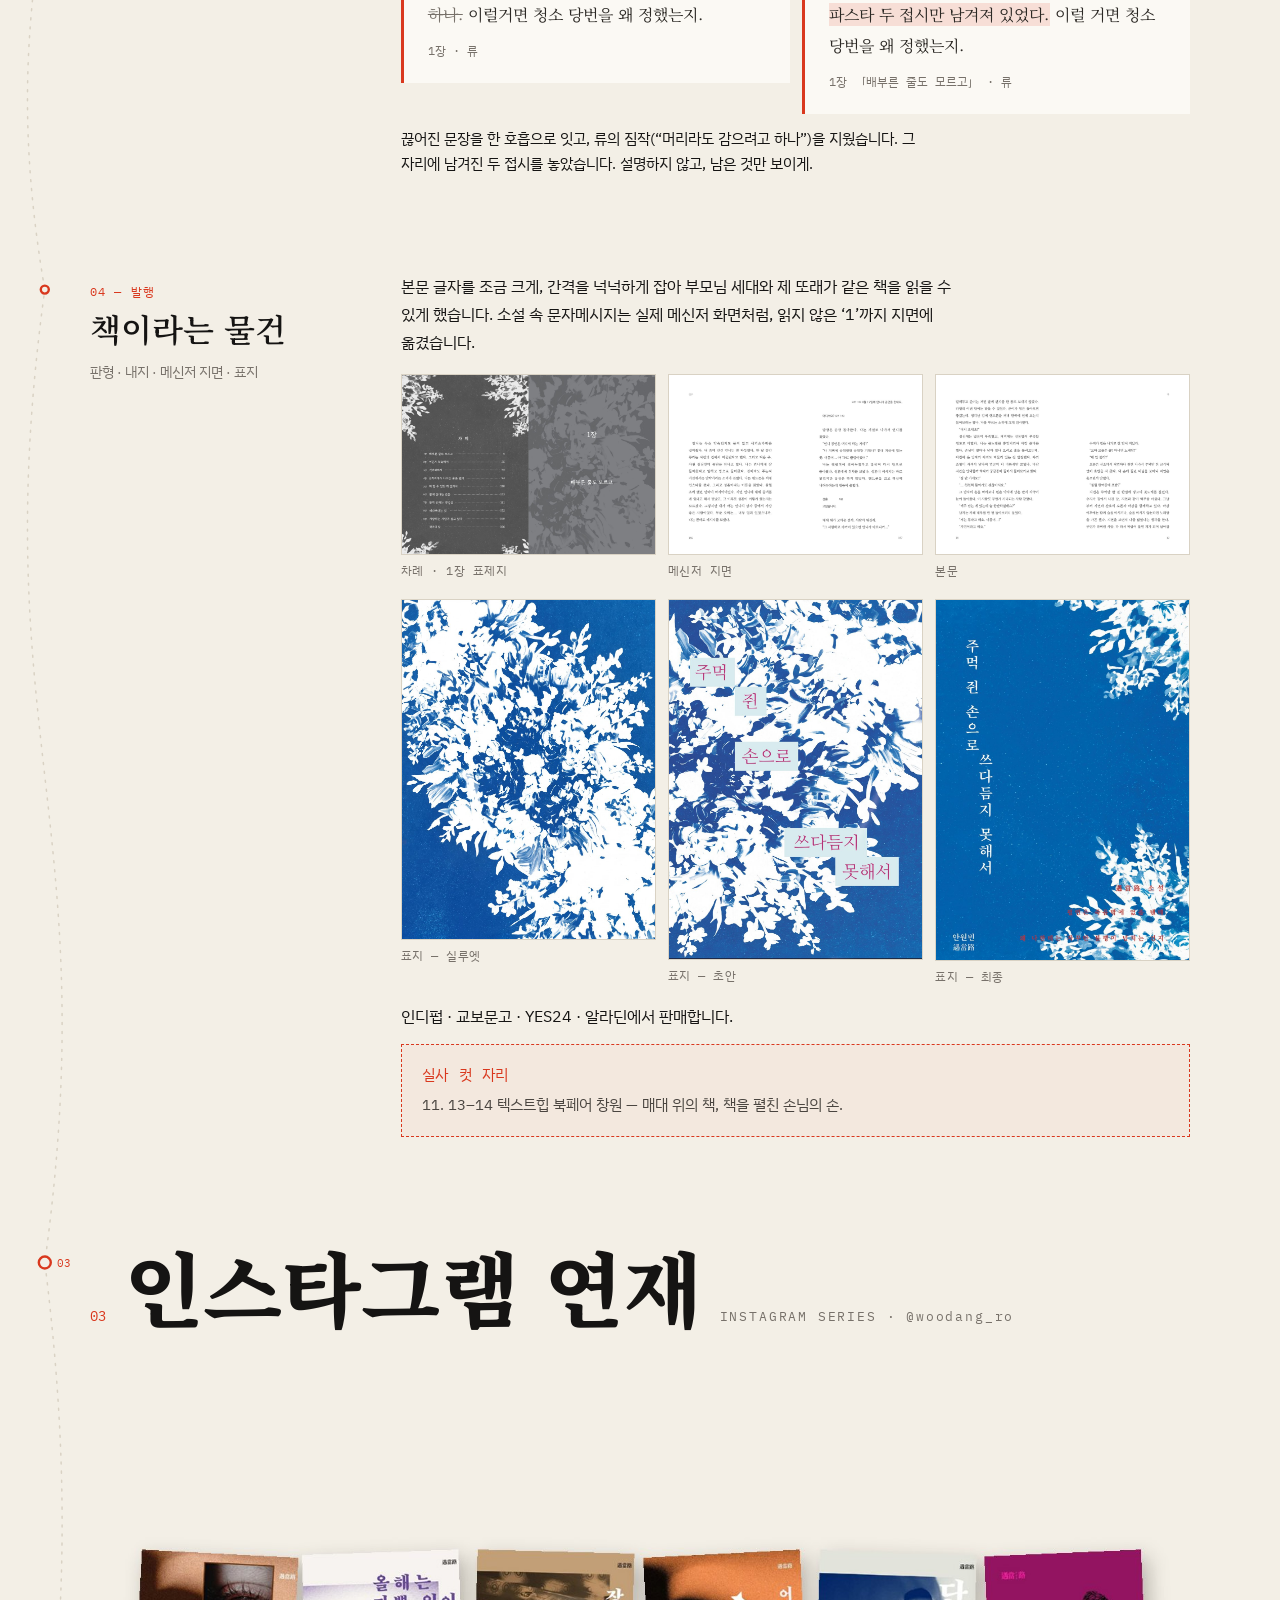
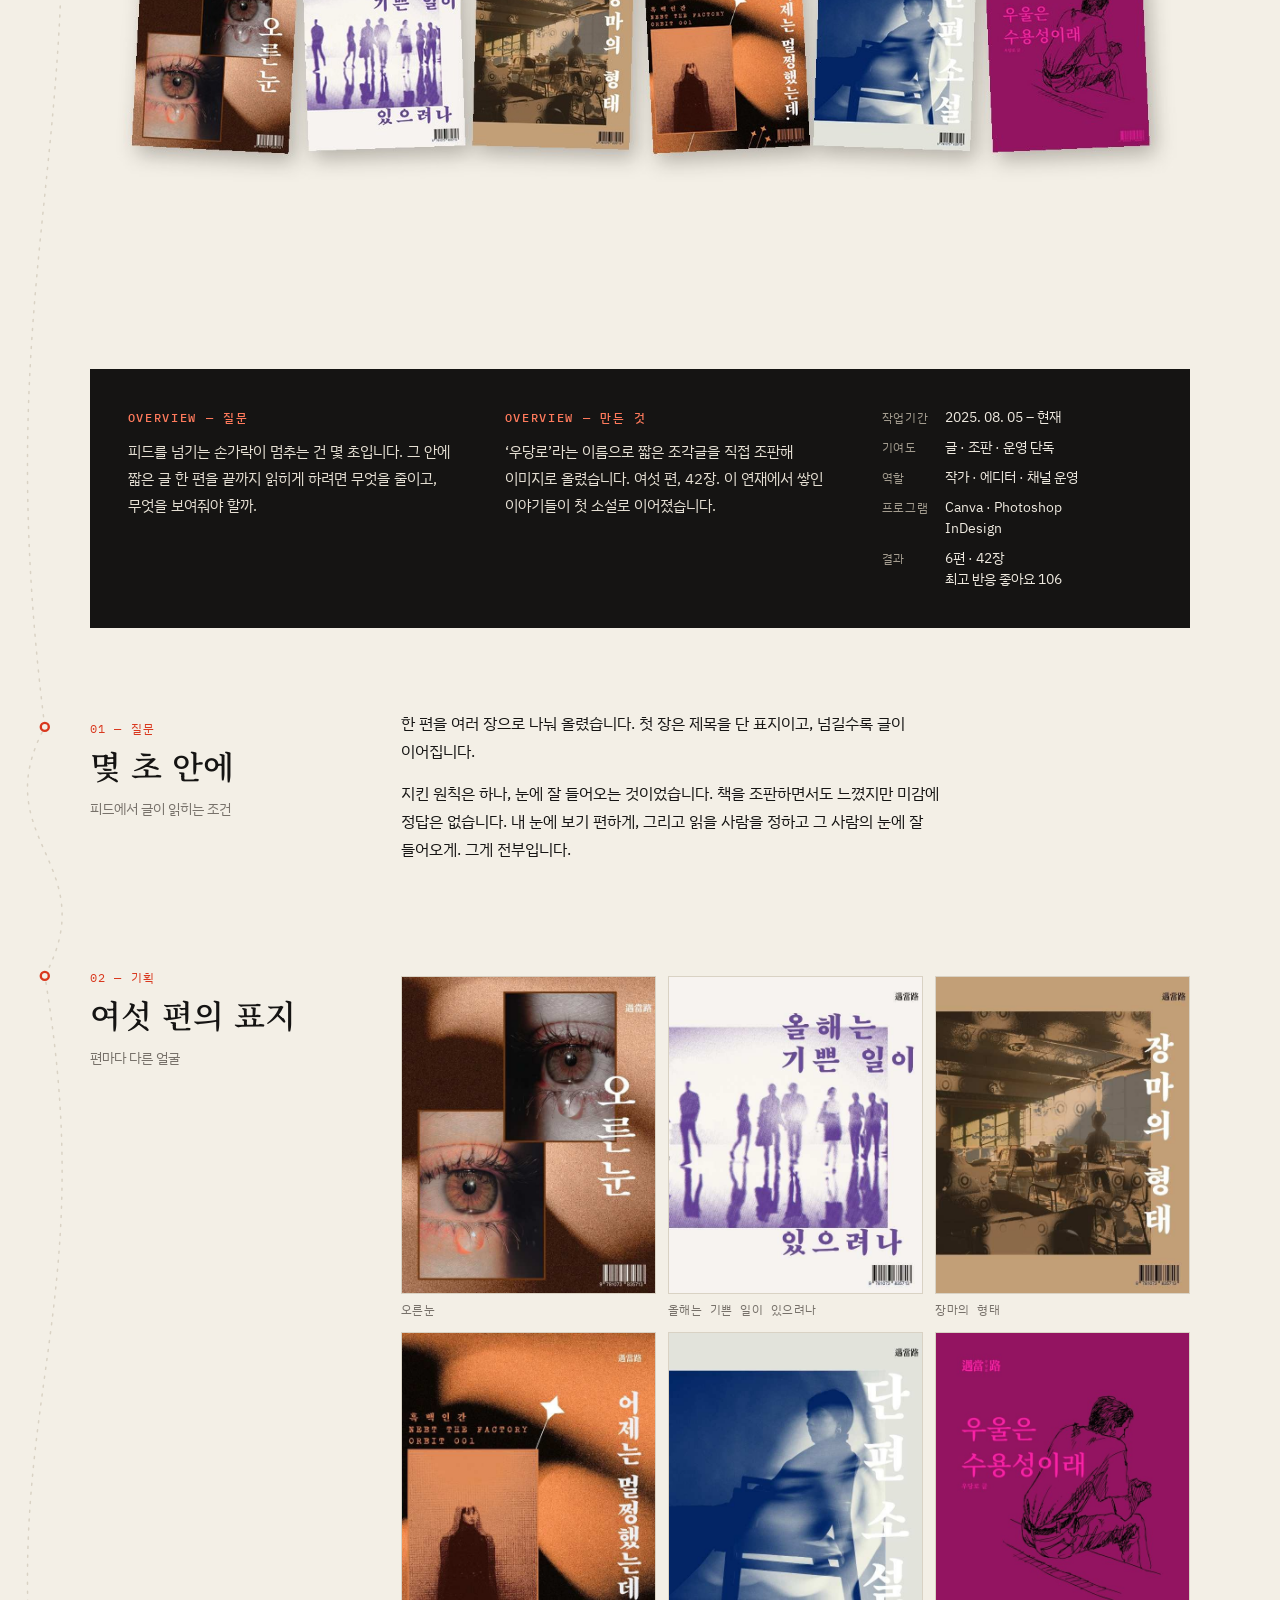
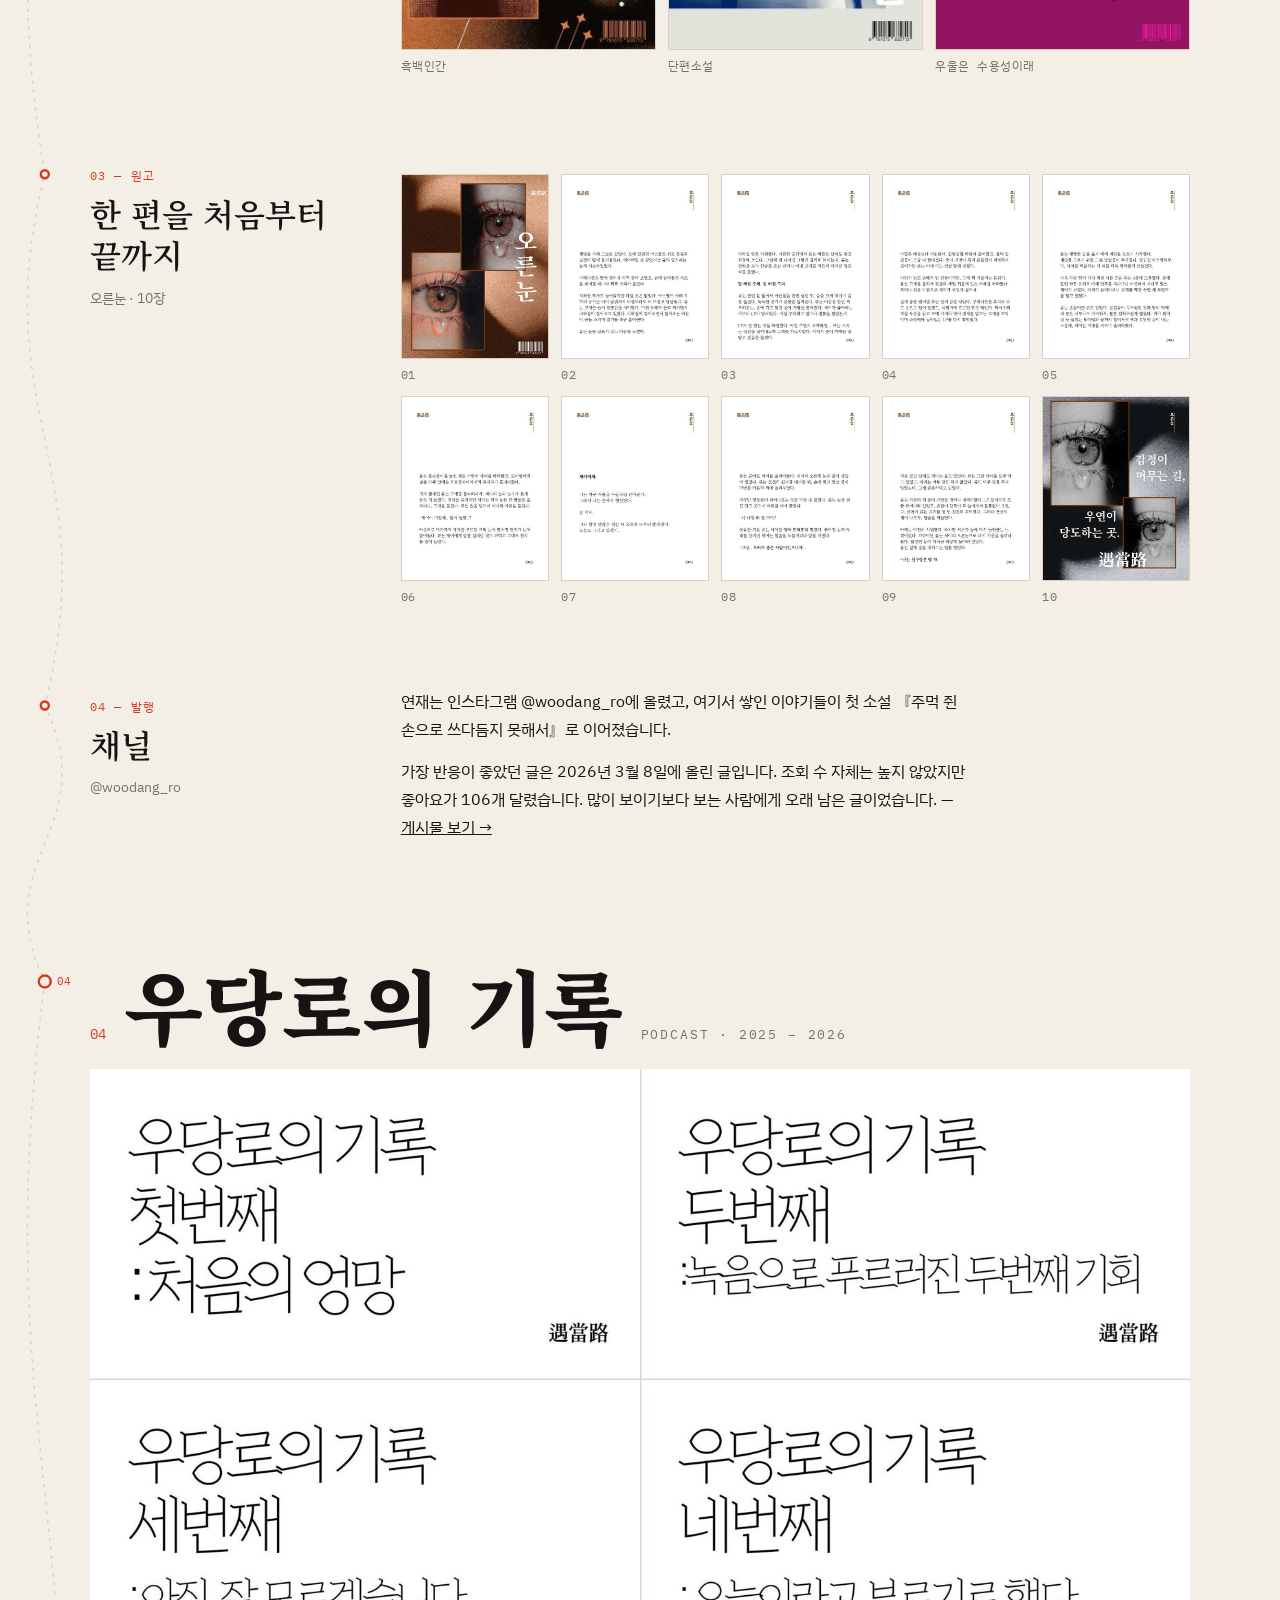
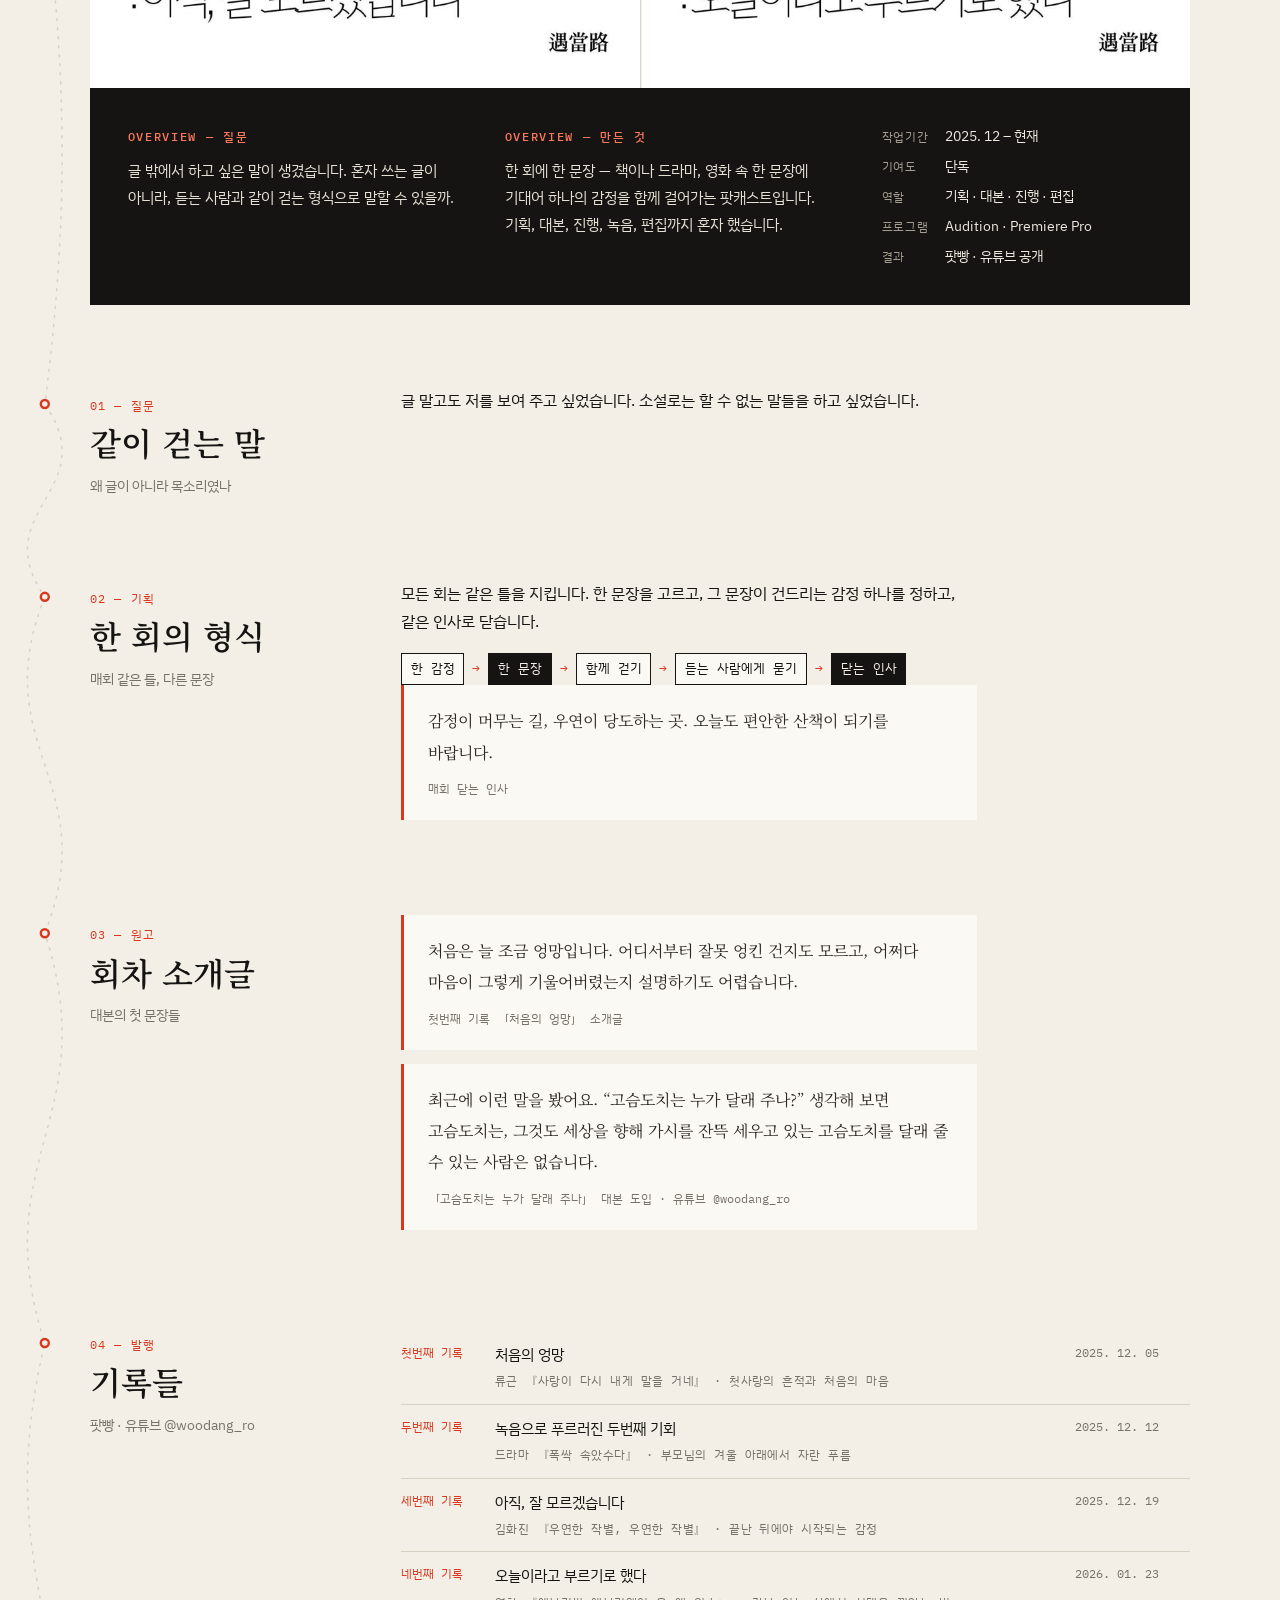
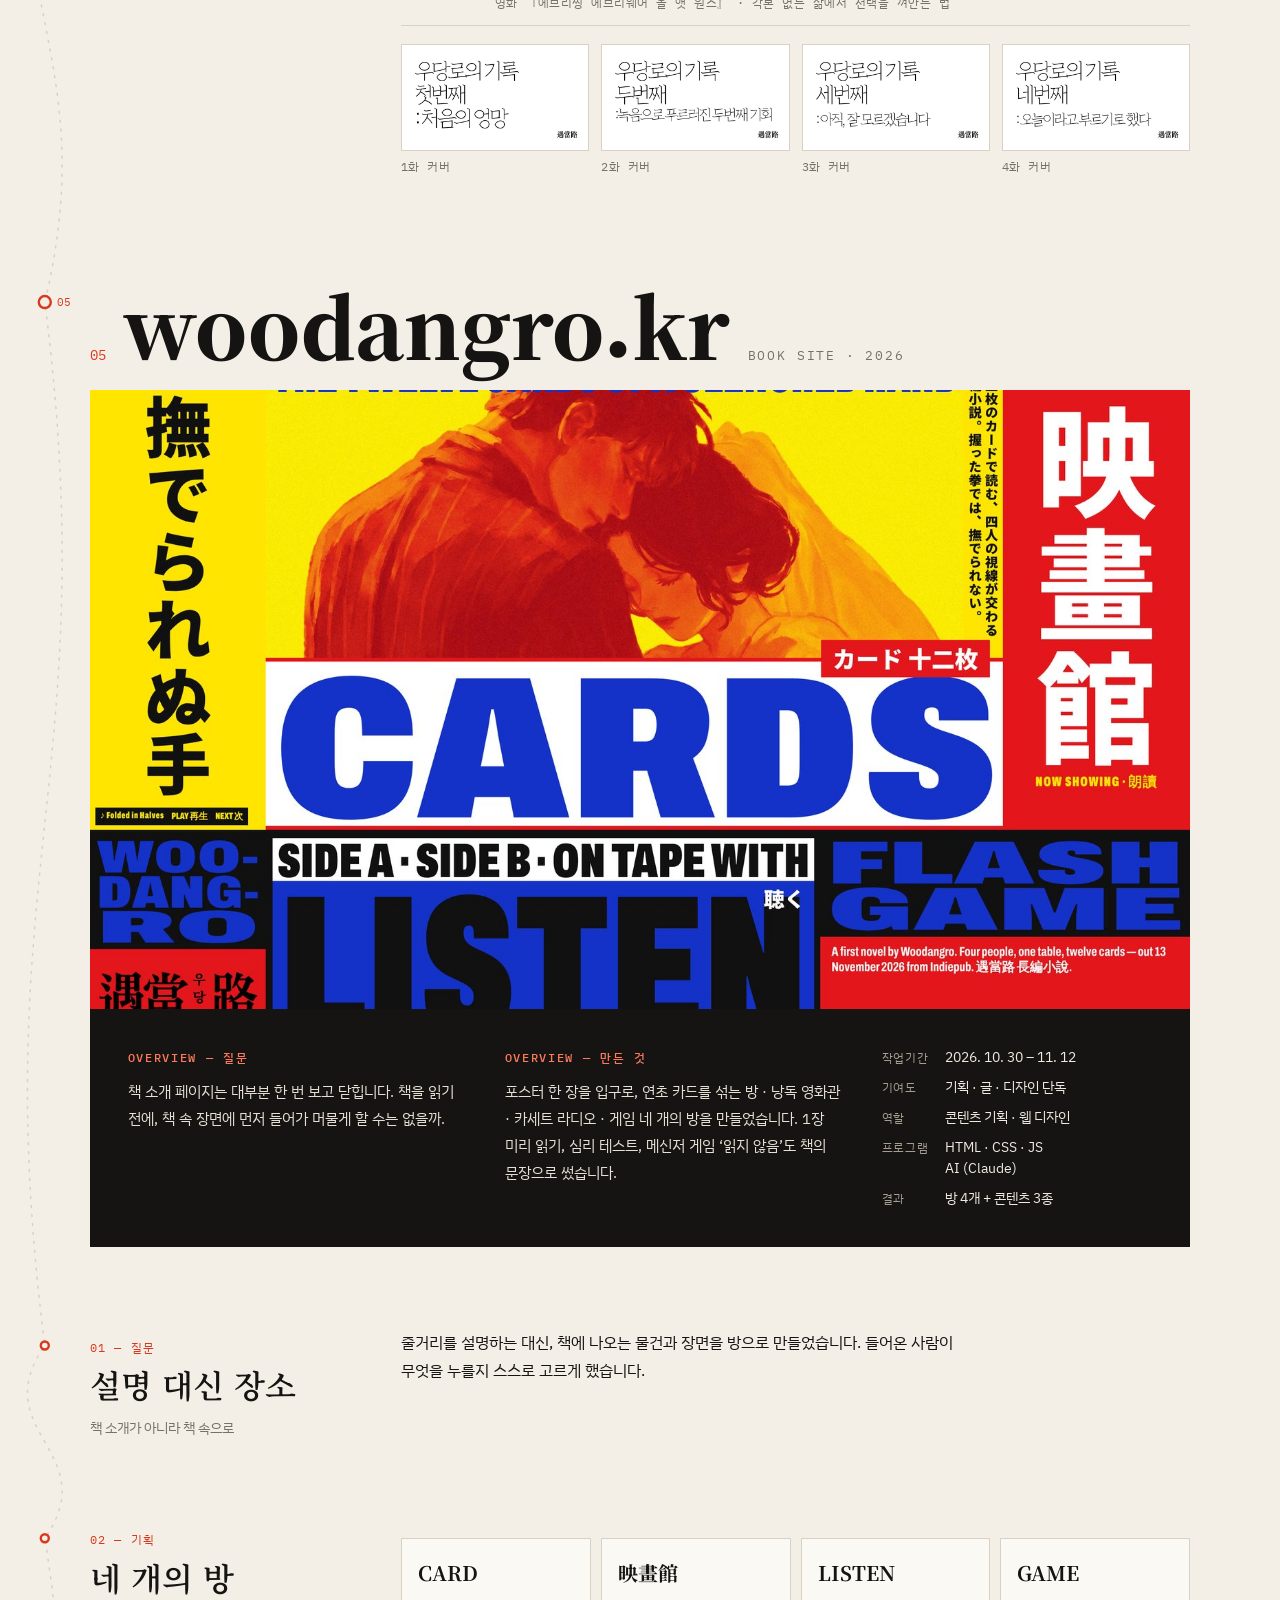
<file: v2/index.html>
<!DOCTYPE html>
<html lang="ko">
<head>
<meta charset="utf-8">
<meta name="viewport" content="width=device-width, initial-scale=1, viewport-fit=cover">
<title>遇當路 — 안원빈 포트폴리오 (시안)</title>
<meta name="robots" content="noindex">
<meta name="theme-color" content="#f3efe6">
<link rel="preconnect" href="https://fonts.googleapis.com">
<link rel="preconnect" href="https://fonts.gstatic.com" crossorigin>
<link rel="stylesheet" href="https://fonts.googleapis.com/css2?family=IBM+Plex+Mono:wght@400;500&family=IBM+Plex+Sans+KR:wght@400;500;600&family=Noto+Serif+KR:wght@400;600;900&display=swap">
<style>
:root{--paper:#f3efe6;--ink:#151413;--mute:#77716a;--rule:#d9d2c4;--road:#d9381e;--card:#fbf9f4;
  --serif:"Noto Serif KR",serif;--sans:"IBM Plex Sans KR",system-ui,sans-serif;--mono:"IBM Plex Mono","IBM Plex Sans KR",monospace;
  --gut:clamp(36px,7vw,110px)}
*{box-sizing:border-box}
html{scroll-behavior:smooth}
body{margin:0;background:var(--paper);color:var(--ink);font-family:var(--sans);font-size:16px;line-height:1.75;-webkit-font-smoothing:antialiased;word-break:keep-all;overflow-x:hidden}
a{color:inherit}
img{display:block;max-width:100%}
.mono{font-family:var(--mono);font-size:12px;letter-spacing:.04em;line-height:1.6}
.mute{color:var(--mute)}
.wrap{position:relative;z-index:1;width:min(1120px,100% - var(--gut) * 2);margin:0 auto}
#road{position:absolute;left:0;top:0;z-index:0;pointer-events:none;overflow:visible}
#road .base{fill:none;stroke:var(--rule);stroke-width:1.5;stroke-dasharray:2 7;stroke-linecap:round}
#road .ink{fill:none;stroke:var(--road);stroke-width:2.6;stroke-linecap:round;stroke-linejoin:round}
#road .st circle{fill:var(--paper);stroke:var(--road);stroke-width:2.4}
#road .st.on circle{fill:var(--road)}
#road .st text{font-family:var(--mono);font-size:11px;fill:var(--road);letter-spacing:.06em}
section{position:relative}

/* 표지 */
.cover{min-height:100svh;display:grid;grid-template-rows:auto 1fr auto;padding:28px 0 0}
.cover .top{display:flex;justify-content:space-between;align-items:baseline}
.cover .mid{display:flex;flex-direction:column;justify-content:center;padding:6vh 0}
.cover .kanji{margin:0;font-family:var(--serif);font-weight:900;font-size:clamp(84px,17vw,250px);line-height:.92;letter-spacing:-.02em}
.cover .kanji span{display:inline-block}
.cover .kanji .r{color:var(--road)}
.cover .sub{margin:22px 0 0;display:flex;flex-wrap:wrap;gap:6px 28px;align-items:baseline}
.cover .sub b{font-family:var(--serif);font-weight:600;font-size:clamp(20px,2.4vw,30px)}
.cover .bottom{display:flex;justify-content:space-between;align-items:end;padding-bottom:28px;border-top:1px solid var(--ink);padding-top:12px}
.cover .start{position:absolute;left:50%;bottom:0;width:1px;height:1px}

/* 인트로 */
.intro{padding:clamp(120px,20vh,220px) 0}
.intro p.big{margin:0;font-family:var(--serif);font-weight:600;font-size:clamp(30px,4.6vw,62px);line-height:1.32;max-width:15em}
.intro p.big em{font-style:normal;color:var(--road)}
.intro p.s{margin:28px 0 0;max-width:34em;color:#3d3a36;font-size:17px}

/* 목차 */
.toc{padding:0 0 clamp(120px,18vh,200px)}
.label{display:flex;justify-content:space-between;border-top:1px solid var(--ink);padding-top:10px;margin-bottom:28px}
.toc ol{list-style:none;margin:0;padding:0}
.toc li a,.toc li .off{display:grid;grid-template-columns:70px 1fr auto;gap:18px;align-items:baseline;padding:20px 0;border-bottom:1px solid var(--rule);text-decoration:none}
.toc .no{font-family:var(--mono);font-size:13px;color:var(--road)}
.toc .t{font-family:var(--serif);font-weight:600;font-size:clamp(22px,2.6vw,34px);line-height:1.25}
.toc .r{font-family:var(--mono);font-size:12px;color:var(--mute);text-align:right}
.toc li a:hover .t{color:var(--road)}
.toc li .off{opacity:.38}

/* 프로젝트 첫 장 */
.proj{padding-bottom:clamp(80px,12vh,140px)}
.p-title{display:flex;align-items:baseline;gap:18px;flex-wrap:wrap;margin:0 0 22px}
.p-title .no{font-family:var(--mono);font-size:14px;color:var(--road)}
.p-title h2{margin:0;font-family:var(--serif);font-weight:900;font-size:clamp(40px,6.4vw,92px);line-height:1}
.p-title .en{font-family:var(--mono);font-size:13px;color:var(--mute);letter-spacing:.14em}
.hero{position:relative;aspect-ratio:16/9;overflow:hidden;background:#ddd}
.hero img{width:100%;height:100%;object-fit:cover}
.band{background:var(--ink);color:#efeae0;display:grid;grid-template-columns:1.25fr 1.25fr 1fr;gap:clamp(18px,3vw,40px);padding:clamp(22px,3vw,38px)}
.band h3{margin:0 0 10px;font-family:var(--mono);font-weight:500;font-size:12px;letter-spacing:.14em;color:#ff7a5c}
.band p{margin:0;font-size:15px;line-height:1.8;color:#e6e0d4}
.band dl{margin:0;display:grid;grid-template-columns:auto 1fr;gap:9px 16px;font-size:13.5px;line-height:1.55;align-content:start}
.band dt{font-family:var(--mono);font-size:11.5px;color:#a49d90;letter-spacing:.08em;padding-top:2px;white-space:nowrap}
.band dd{margin:0}
.chk{display:inline-block;font-family:var(--mono);font-size:10.5px;letter-spacing:.06em;background:#ffd84a;color:var(--ink);padding:0 .45em;margin-left:.35em;vertical-align:1px}

/* 흐름 */
.step{display:grid;grid-template-columns:minmax(0,260px) minmax(0,1fr);gap:clamp(20px,4vw,60px);padding:clamp(56px,9vh,96px) 0 0}
.step header .no{font-family:var(--mono);font-size:12px;color:var(--road);letter-spacing:.1em}
.step header h3{margin:6px 0 0;font-family:var(--serif);font-weight:600;font-size:clamp(24px,2.6vw,32px);line-height:1.3}
.step header p{margin:10px 0 0;color:var(--mute);font-size:14px;line-height:1.7}
.step .body>p{margin:0 0 14px;max-width:36em}
.flow{list-style:none;margin:18px 0 0;padding:0;display:flex;flex-wrap:wrap;gap:8px;align-items:center}
.flow li{font-family:var(--mono);font-size:12.5px;border:1.5px solid var(--ink);padding:.35em .7em;background:var(--card)}
.flow li.hi{background:var(--ink);color:var(--paper)}
.flow li.arr{border:0;background:none;padding:0;color:var(--road)}
.people{display:grid;grid-template-columns:repeat(4,1fr);gap:10px;margin-top:20px}
.people div{background:var(--card);border:1px solid var(--rule);padding:14px}
.people b{display:block;font-family:var(--serif);font-size:20px}
.people span{font-family:var(--mono);font-size:11.5px;color:var(--mute)}
.fill{border:1.5px dashed var(--road);background:rgba(217,56,30,.04);padding:18px 20px;margin-top:14px}
.fill .mono{color:var(--road);margin:0 0 6px}
.fill p{margin:0;color:#4a4540;font-size:14.5px}
.pair{display:grid;grid-template-columns:1fr 1fr;gap:12px}
.eps{width:100%;border-collapse:collapse;margin-top:6px;font-size:14.5px}
.eps td{border-bottom:1px solid var(--rule);padding:11px 8px;vertical-align:top}
.eps td:first-child{font-family:var(--mono);font-size:12px;color:var(--road);white-space:nowrap;padding-left:0}
.eps td.w{font-family:var(--mono);font-size:12px;color:var(--mute);white-space:nowrap}
.eps a{text-decoration:none}
.eps a:hover{color:var(--road)}
.shots{display:grid;grid-template-columns:1.6fr 1fr;gap:12px;margin-top:18px}
.shots figure{margin:0}
.shots figcaption{margin-top:6px}

/* 다음 정류장 자리 */
.next{padding:clamp(60px,10vh,120px) 0;display:grid;gap:10px}
.next .off{display:grid;grid-template-columns:70px 1fr auto;gap:18px;align-items:baseline;padding:16px 0;border-top:1px solid var(--rule);opacity:.4}
.next .off .no{font-family:var(--mono);font-size:13px;color:var(--road)}
.next .off .t{font-family:var(--serif);font-weight:600;font-size:22px}

/* 끝 */
.end{min-height:90svh;display:flex;flex-direction:column;justify-content:center;align-items:center;text-align:center;padding:80px 0}
.end h2{margin:0;font-family:var(--serif);font-weight:900;font-size:clamp(60px,12vw,180px);line-height:.95;letter-spacing:-.01em}
.end p{margin:20px 0 0;font-family:var(--serif);font-size:clamp(17px,1.8vw,22px)}
.end .links{margin-top:34px;display:flex;flex-wrap:wrap;justify-content:center;gap:8px 26px}
.end .links a{text-decoration:none;border-bottom:1.5px solid var(--ink)}
.end .links a:hover{color:var(--road);border-color:var(--road)}
.end .arrive{width:1px;height:1px;margin:0 auto 40px}
.draft{position:fixed;right:12px;bottom:12px;z-index:5;font-family:var(--mono);font-size:11px;background:var(--ink);color:var(--paper);padding:.35em .7em}

@media (max-width:820px){
  .band{grid-template-columns:1fr}
  .step{grid-template-columns:1fr;gap:14px}
  .people{grid-template-columns:1fr 1fr}
  .pair,.shots{grid-template-columns:1fr}
  .toc li a,.toc li .off,.next .off{grid-template-columns:44px 1fr}
  .toc .r,.next .off .r{grid-column:2;text-align:left}
}

.g{display:grid;gap:12px;margin-top:18px}
.g2{grid-template-columns:1fr 1fr}.g3{grid-template-columns:repeat(3,1fr)}.g4{grid-template-columns:repeat(4,1fr)}.g5{grid-template-columns:repeat(5,1fr)}
.g figure{margin:0}.g figcaption{margin-top:6px}
.g img{width:100%;height:auto;border:1px solid var(--rule);background:#fff}
.quote{margin:18px 0 0;background:var(--card);border-left:3px solid var(--road);padding:20px 24px;font-family:var(--serif);font-size:16px;line-height:1.95;color:#2c2925;max-width:40em}
.quote mark{background:rgba(217,56,30,.14);color:inherit;padding:0 .1em}
.quote s{color:var(--mute)}
.quote .src{display:block;margin-top:10px;font-family:var(--mono);font-size:11.5px;color:var(--mute)}
.count{border-collapse:collapse;margin-top:14px;font-size:14px;min-width:min(420px,100%)}
.count td{border-bottom:1px solid var(--rule);padding:8px 10px 8px 0}
.count td.n{font-family:var(--mono);color:var(--road);text-align:right;padding-right:0}
.persona{display:grid;grid-template-columns:auto 1fr;gap:6px 16px;margin-top:16px;background:var(--card);border:1px solid var(--rule);padding:16px 18px;font-size:14.5px;max-width:36em}
.persona dt{font-family:var(--mono);font-size:11.5px;color:var(--mute);padding-top:2px}
.persona dd{margin:0}
.roles3{display:grid;grid-template-columns:repeat(3,1fr);gap:10px;margin-top:18px}
.roles3.r4{grid-template-columns:repeat(4,1fr)}
.hero.fit{background:#e9e4d8}.hero.fit img{object-fit:contain;padding:3%}
.roles3 div{background:var(--card);border:1px solid var(--rule);padding:16px}
.roles3 b{display:block;font-family:var(--serif);font-size:20px;margin-bottom:4px}
.roles3 span{font-size:13.5px;color:#4a4540;line-height:1.6}
@media (max-width:820px){.g3,.g4,.g5{grid-template-columns:1fr 1fr}.g2{grid-template-columns:1fr}.roles3,.roles3.r4{grid-template-columns:1fr}}
</style>
</head>
<body>
<svg id="road" aria-hidden="true"><path class="base" id="roadBase"/><path class="ink" id="roadInk"/><g id="stops"></g></svg>

<main>
<section class="cover" aria-label="표지">
  <div class="wrap" style="display:contents">
    <div class="wrap top mono"><span>PORTFOLIO — 2026</span><span>CONTENT EDITOR</span></div>
    <div class="wrap mid">
      <h1 class="kanji" aria-label="우당로"><span>遇</span><span>當</span><span class="r">路</span></h1>
      <p class="sub"><b>안원빈 · 우당로</b><span class="mono mute">우연이 당도하는 길 — A ROAD WHERE CHANCE ARRIVES</span></p>
    </div>
    <div class="wrap bottom mono"><span>기록자 · 콘텐츠 에디터<br>관악, 서울</span><span style="text-align:right">한 줄의 길을 따라<br>일곱 개의 정류장 ↓</span></div>
  </div>
  <span class="start" data-stop="出發" data-x=".5"></span>
</section>

<section class="intro" aria-label="인트로">
  <div class="wrap">
    <p class="big" data-stop="" data-x="-1">감각을 <em>번역</em>합니다.</p>
    <p class="s">기획부터 집필, 촬영, 발행까지 혼자 완주해 본 사람입니다. 사람의 이야기를 듣고, 그 이야기가 가장 잘 읽히는 형식을 찾아 끝까지 내보내는 일을 합니다.</p>
  </div>
</section>

<section class="toc" aria-label="목차">
  <div class="wrap">
    <div class="label mono"><span>[ 정류장 ]</span><span>07</span></div>
    <ol><li><a href="#p1"><span class="no">01</span><span class="t">해방일기</span><span class="r">인터뷰 · 편집 · 촬영</span></a></li><li><a href="#p2"><span class="no">02</span><span class="t">주먹 쥔 손으로 쓰다듬지 못해서</span><span class="r">집필 · 편집 · 출판</span></a></li><li><a href="#p3"><span class="no">03</span><span class="t">인스타그램 연재</span><span class="r">글 · 조판 · 채널 운영</span></a></li><li><a href="#p4"><span class="no">04</span><span class="t">우당로의 기록</span><span class="r">팟캐스트 기획 · 진행 · 편집</span></a></li><li><a href="#p5"><span class="no">05</span><span class="t">woodangro.kr</span><span class="r">콘텐츠 기획 · 웹</span></a></li><li><a href="#p6"><span class="no">06</span><span class="t">굿즈 세트</span><span class="r">텍스트를 물건으로</span></a></li><li><a href="#p7"><span class="no">07</span><span class="t">tooo00o_</span><span class="r">AI 영상 · 기획 · 연출</span></a></li></ol>
  </div>
</section>

<section class="proj" id="p1" aria-labelledby="p1t">
  <div class="wrap">
    <div class="p-title" data-stop="01" data-x="-1"><span class="no">01</span><h2 id="p1t">해방일기</h2><span class="en">HAEBANG DIARY · 2026</span></div>
    <div class="hero"><img src="img/haebang-hero.jpg" alt="해방일기 유튜브 섬네일 — 고양이와 책, 해가 뜬 바닷가 마을 그림" loading="lazy"></div>
    <div class="band">
      <div><h3>OVERVIEW — 질문</h3><p>알코올 중독 가정에서 자란 ‘성인아이’들은 자기 이야기를 어디서, 어떤 속도로 꺼낼 수 있을까. 춘천시중독관리통합지원센터의 ‘해방일기’는 치료적 글쓰기와 말하기로 그 이야기를 마주하는 프로젝트입니다.</p></div>
      <div><h3>OVERVIEW — 만든 것</h3><p>중독예방 서포터즈로 참여해 네 사람을 인터뷰하고, 그 이야기를 영상과 팟캐스트 여덟 편으로 편집했습니다. 촬영은 플레인어스와 함께했고, 센터와 강원시청자미디어센터가 제작을 지원했습니다.</p></div>
      <dl><dt>작업기간</dt><dd>2026. 03 – 11</dd><dt>기여도</dt><dd>인터뷰 · 편집 단독<br>촬영 공동 (플레인어스)</dd><dt>역할</dt><dd>인터뷰어 · 편집 연출 · 촬영</dd><dt>프로그램</dt><dd>Premiere Pro · Audition<br>Photoshop</dd><dt>결과</dt><dd>4명 · 8편<br>유튜브 · 팟캐스트 공개</dd></dl>
    </div>
    <div class="step">
      <header data-stop="" data-x="-1"><p class="no">01 — 질문</p><h3>말하기 어려운 이야기</h3><p>왜 이 사람들의 이야기였나</p></header>
      <div class="body"><p>알코올 중독 가정에서 자란 분들의 이야기를 인터뷰로 담을 수 있다고 해서 서포터즈에 지원했습니다. 이분들이 어떤 이야기를 품고 계실지 궁금했습니다.</p><p>알코올 중독 가정에서 자란 네 사람이 카메라 앞에서 자기 이야기를 했습니다. 저는 질문을 하고, 그 이야기가 듣는 사람에게 닿는 형태로 정리하는 역할을 맡았습니다.</p><p>가장 조심한 건 대상자분들의 트라우마를 건드리지 않는 것이었습니다. 제일 어려웠던 건 쓸 단어를 고르는 일이었습니다. 이 사람이 어떤 단어에 민감하게 반응할지 가늠하려고, 인터뷰가 이어지는 한 시간 내내 집중했습니다. 쉬운 보통의 언어에서 시작해 조금 민감한 단어까지, 천천히 선을 알아 갔습니다.</p><p class="quote">중독은 선택이 아니라 병이었습니다. 세대를 이어 내려갈 수 있는 병이요.<span class="src">활동을 마치고</span></p></div>
    </div>
    <div class="step">
      <header data-stop="" data-x="-1"><p class="no">02 — 기획</p><h3>한 편의 구성</h3><p>각 편이 같은 순서로 흐르게</p></header>
      <div class="body"><p>구성을 짤 때는 대상자의 편안함만 생각했습니다. 조금이라도 불편할 여지가 보이면 그 상황을 편하게 벗어날 수 있도록, 본 이야기에 들어가기 전에 ‘세이프 워드’를 함께 정했습니다. 한 사람당 두 편씩, 네 사람의 이야기를 담았습니다.</p><ol class="flow" aria-label="한 편의 흐름"><li>오프닝</li><li class="arr">→</li><li>자기소개</li><li class="arr">→</li><li class="hi">세이프 워드</li><li class="arr">→</li><li>성인아이로서의 이야기</li><li class="arr">→</li><li>가정 안의 알코올</li></ol><div class="people"><div><b>마련이</b><span>EP 01 – 02</span></div><div><b>백합임</b><span>EP 03 – 04</span></div><div><b>물티슈</b><span>EP 05 – 06</span></div><div><b>이누</b><span>EP 07 – 08</span></div></div></div>
    </div>
    <div class="step">
      <header data-stop="" data-x="-1"><p class="no">03 — 원고</p><h3>첫 질문과 가장 어려운 질문</h3><p>질문이 분위기를 만든다</p></header>
      <div class="body"><div class="pair"><div><p class="mono" style="color:var(--road);margin:0">첫 질문 — 매번 같은</p><p class="quote">요즘의 자신을 사물에 비유하자면, 무엇인가요?<span class="src">세이프 워드를 만들고, 근황을 듣기 위한 질문</span></p><p style="margin-top:12px;font-size:14.5px">사람이 자기 근황을 말할 때 쓰는 문장을 들여다보면 그 사람의 습관이 보입니다. 이 답에서 세이프 워드가 나왔습니다.</p></div><div><p class="mono" style="color:var(--road);margin:0">가장 어려운 질문</p><p class="quote">알코올 중독 그 자체, 그리고 과거에 대해 묻는 질문<span class="src">본 이야기</span></p><p style="margin-top:12px;font-size:14.5px">과거를 묻는 일이 가장 어려웠습니다. 그런 대화를 나눌 수 있는 분위기가 만들어질 때까지, 앞의 질문들에 공을 들였습니다.</p></div></div></div>
    </div>
    <div class="step">
      <header data-stop="" data-x="-1"><p class="no">04 — 발행</p><h3>여덟 편</h3><p>유튜브 ‘해방일기’ 채널 · 팟캐스트</p></header>
      <div class="body"><p>촬영할 때는 그분들을 평면적인 구도에 가두고 싶지 않았습니다. 편집할 때는 제 손에서 그 진심이 왜곡될까 늘 조심스러웠습니다. 한 컷을 자를 때도 조심스럽게 잘랐습니다.</p><table class="eps"><tr><td>EP 01</td><td><a href="https://www.youtube.com/watch?v=qJzbJj1FUGI" target="_blank" rel="noopener">알라틴, 성인아이, 그리고 알아넌으로 살아가는 ‘마련이’의 이야기</a></td><td class="w">21:15</td></tr><tr><td>EP 02</td><td><a href="https://www.youtube.com/watch?v=7trahGauHIw" target="_blank" rel="noopener">고마운 나에게, 나를 찾아가는 ‘마련이’의 여정</a></td><td class="w">20:14</td></tr><tr><td>EP 03</td><td><a href="https://www.youtube.com/watch?v=Dc5gdMI8tTI" target="_blank" rel="noopener">죽고 싶었던 밤들을 지나, 비로소 죽음을 잘 준비하기까지 (팟캐스트)</a></td><td class="w">18:17</td></tr><tr><td>EP 04</td><td><a href="https://www.youtube.com/watch?v=KfY3VjXa20M" target="_blank" rel="noopener">죽고 싶었던 밤들을 지나, 비로소 죽음을 잘 준비하기까지</a></td><td class="w">21:28</td></tr><tr><td>EP 05</td><td><a href="https://www.youtube.com/watch?v=OWx5TZaEwDQ" target="_blank" rel="noopener">알코올 중독자의 자식들이 어떤 고통 속에서 자라는지, 낱낱이 말하고 싶었어요 · 1편</a></td><td class="w">20:29</td></tr><tr><td>EP 06</td><td><a href="https://www.youtube.com/watch?v=5vOzqdFsczY" target="_blank" rel="noopener">알코올 중독자의 자식들이 어떤 고통 속에서 자라는지, 낱낱이 말하고 싶었어요 · 2편</a></td><td class="w">23:48</td></tr><tr><td>EP 07</td><td><a href="https://www.youtube.com/watch?v=vMSKuKwVqK4" target="_blank" rel="noopener">“막상 성인이 되니까, 그 술병이랑 너무 친해져 있더라고요” · 1편</a></td><td class="w">20:36</td></tr><tr><td>EP 08</td><td><a href="https://www.youtube.com/watch?v=r9468XcXdr8" target="_blank" rel="noopener">“내 인생에서 해방은 죽음이라고 생각했어요” · 2편</a></td><td class="w">23:50</td></tr></table><div class="g g2"><figure><img src="img/haebang-hero.jpg" alt="해방일기 영상 섬네일" loading="lazy"><figcaption class="mono mute">유튜브 섬네일</figcaption></figure><figure><img src="img/haebang-key.jpg" alt="해방일기 대표 이미지" loading="lazy"><figcaption class="mono mute">프로젝트 대표 이미지</figcaption></figure></div><p style="margin-top:18px">대상자분들 모두 고맙다는 말을 전해 주셨습니다. 센터장님과 성인아이 작가님들을 모시고 연 상영회에서는 모두가 울었다고 들었습니다. 인터뷰어이자 편집 연출자로서, 대상자의 진심을 보는 사람에게 전할 수 있어 다행이었습니다. 저를 믿고 이야기해 주신 분들께 감사합니다.</p><p class="quote">그럼에도 살아 있다는 것. 살아만 있으면 바뀔 수 있다는 용기를 얻어 가시길 바랍니다.<span class="src">이 영상을 보는 사람에게</span></p></div>
    </div>
  </div>
</section>
<section class="proj" id="p2" aria-labelledby="p2t">
  <div class="wrap">
    <div class="p-title" data-stop="02" data-x="-1"><span class="no">02</span><h2 id="p2t">주먹 쥔 손으로 쓰다듬지 못해서</h2><span class="en">FIRST NOVEL · 2026</span></div>
    <div class="hero fit"><img src="../img/book/cover-spread.jpg" alt="『주먹 쥔 손으로 쓰다듬지 못해서』 표지 펼침면" loading="lazy"></div>
    <div class="band">
      <div><h3>OVERVIEW — 질문</h3><p>함께 산다는 것은 무엇일까. 사랑하는 사람들의 관계 자체보다, 관계 이후에 남겨지는 것들과 남겨진 사람들에 대해 쓰고 싶었습니다.</p></div>
      <div><h3>OVERVIEW — 만든 것</h3><p>엇갈리는 네 사람의 시점으로 쓴 첫 소설입니다. 집필부터 퇴고, 표지와 내지 디자인까지 직접 하고 독립출판으로 펴냈습니다. 인디펍 · 2026년 11월 13일 출간.</p></div>
      <dl><dt>작업기간</dt><dd>2026. 06 초안 · 08 집필<br>출간 2026. 11. 13</dd><dt>기여도</dt><dd>집필 · 편집 · 디자인 단독<br>유통 인디펍</dd><dt>역할</dt><dd>작가 · 편집 · 북디자인</dd><dt>프로그램</dt><dd>InDesign · Photoshop<br>AI (Claude)</dd><dt>결과</dt><dd>128×182mm · 208쪽<br>서점 네 곳 유통</dd></dl>
    </div>
    <div class="step">
      <header data-stop="" data-x="-1"><p class="no">01 — 질문</p><h3>한 문장에서</h3><p>모든 장면을 재는 기준</p></header>
      <div class="body"><p>원고 전체를 한 문장에 맞춰 재며 썼습니다. 장면을 넣고 뺄 때마다 이 문장을 증명하는지, 흐리는지를 먼저 봤습니다.</p><p class="quote">사랑은 증거를 남기지만, 증거는 사랑을 증명할 수 없다.<span class="src">기준 문장</span></p><dl class="persona"><dt>기준 독자</dt><dd>27세 · 초등학교 교사. 밥을 차려 두고, 상대가 방으로 들어가는 걸 보는 사람.</dd><dt>쓰임</dt><dd>장면이 이 사람에게 설명 없이 읽히는지로 판단</dd></dl></div>
    </div>
    <div class="step">
      <header data-stop="" data-x="-1"><p class="no">02 — 기획</p><h3>네 사람, 엇갈리는 시점</h3><p>같은 식탁을 다른 눈으로</p></header>
      <div class="body"><p>작가 류, 카페에서 일하는 지연, 그리고 두 사람 곁의 사람들. 같은 사건을 네 사람이 서로 다른 자리에서 보도록 장을 나눴습니다. 제목도 원고와 함께 바뀌었습니다.</p><ol class="flow" aria-label="제목의 변화"><li>흔적을 확인한답시고</li><li class="arr">→</li><li>흔적을 찾는답시고</li><li class="arr">→</li><li class="hi">주먹 쥔 손으로 쓰다듬지 못해서</li></ol><p style="margin-top:14px">이전 제목들은 흔했습니다. 무명 작가가 책을 팔려면 궁금증이 드는 제목이 있어야 한다고 생각했고, 그 생각 아래에서 지금의 제목이 나왔습니다. 시계절 작가님이 제목 짓는 일을 도와주셨습니다.</p></div>
    </div>
    <div class="step">
      <header data-stop="" data-x="-1"><p class="no">03 — 원고</p><h3>퇴고의 기준</h3><p>초고 약 62,000자 전수 검토</p></header>
      <div class="body"><p>초고를 처음부터 끝까지 검색해, 습관처럼 반복되는 동작 묘사를 세었습니다. 많이 나온 것부터 장면마다 꼭 필요한지 따져 덜어냈습니다.</p><table class="count"><tr><td>진동 · 알림이 울린다</td><td class="n">45</td></tr><tr><td>식사 소리 (달그락)</td><td class="n">42</td></tr><tr><td>향이 풍긴다 · 냄새를 맡는다</td><td class="n">31</td></tr><tr><td>웃는다 · 미소</td><td class="n">30</td></tr><tr><td>고개를 끄덕인다</td><td class="n">29</td></tr></table><p class="mono mute" style="margin-top:6px">초고 기준 횟수 · 2026. 09</p><div class="pair" style="margin-top:18px"><div><p class="mono" style="color:var(--mute);margin:0">초고 — 「흔적을 찾는답시고」 교정 전</p><p class="quote">자리에서 일어나 쓰레기를 버리고 돌아오니 앞자리는 비어있었다. 대신 안방 앞쪽에 화장실 문을 닫는 소리가 들렸다. 이어서 샤워기에서 물이 나오는 소리가 들렸다. <s>갑자기 머리라도 감으려고 하나.</s> 이럴거면 청소 당번을 왜 정했는지.<span class="src">1장 · 류</span></p></div><div><p class="mono" style="color:var(--road);margin:0">책 — 『주먹 쥔 손으로 쓰다듬지 못해서』 8쪽</p><p class="quote">자리에서 일어나 쓰레기를 버리고 돌아오니, 앞자리는 비어 있었다. 대신 안방 쪽의 화장실 문이 닫히는 소리가 울렸고, 이어서 샤워기 물이 나오는 소리가 들렸다. <mark>식탁 위에는 서로 다른 파스타 두 접시만 남겨져 있었다.</mark> 이럴 거면 청소 당번을 왜 정했는지.<span class="src">1장 「배부른 줄도 모르고」 · 류</span></p></div></div><p style="margin-top:12px;font-size:14.5px">끊어진 문장을 한 호흡으로 잇고, 류의 짐작(“머리라도 감으려고 하나”)을 지웠습니다. 그 자리에 남겨진 두 접시를 놓았습니다. 설명하지 않고, 남은 것만 보이게.</p></div>
    </div>
    <div class="step">
      <header data-stop="" data-x="-1"><p class="no">04 — 발행</p><h3>책이라는 물건</h3><p>판형 · 내지 · 메신저 지면 · 표지</p></header>
      <div class="body"><p>본문 글자를 조금 크게, 간격을 넉넉하게 잡아 부모님 세대와 제 또래가 같은 책을 읽을 수 있게 했습니다. 소설 속 문자메시지는 실제 메신저 화면처럼, 읽지 않은 ‘1’까지 지면에 옮겼습니다.</p><div class="g g3"><figure><img src="../img/book/sp-ch1.jpg" alt="차례와 1장 표제지" loading="lazy"><figcaption class="mono mute">차례 · 1장 표제지</figcaption></figure><figure><img src="../img/book/sp-msg.jpg" alt="메신저 화면을 옮긴 156–157쪽" loading="lazy"><figcaption class="mono mute">메신저 지면</figcaption></figure><figure><img src="../img/book/sp-19.jpg" alt="18–19쪽" loading="lazy"><figcaption class="mono mute">본문</figcaption></figure></div><div class="g g3"><figure><img src="../img/book/proc-silhouette.jpg" alt="꽃 실루엣 작업" loading="lazy"><figcaption class="mono mute">표지 — 실루엣</figcaption></figure><figure><img src="../img/book/proc-draft.jpg" alt="제목을 얹은 초안" loading="lazy"><figcaption class="mono mute">표지 — 초안</figcaption></figure><figure><img src="../img/book/cover.jpg" alt="최종 앞표지" loading="lazy"><figcaption class="mono mute">표지 — 최종</figcaption></figure></div><p style="margin-top:16px">인디펍 · 교보문고 · YES24 · 알라딘에서 판매합니다.</p><div class="fill"><p class="mono">실사 컷 자리</p><p>11. 13–14 텍스트힙 북페어 창원 — 매대 위의 책, 책을 펼친 손님의 손.</p></div></div>
    </div>
  </div>
</section>
<section class="proj" id="p3" aria-labelledby="p3t">
  <div class="wrap">
    <div class="p-title" data-stop="03" data-x="-1"><span class="no">03</span><h2 id="p3t">인스타그램 연재</h2><span class="en">INSTAGRAM SERIES · @woodang_ro</span></div>
    <div class="hero"><img src="img/ig-hero.jpg" alt="인스타그램 연재 다섯 편의 첫 장" loading="lazy"></div>
    <div class="band">
      <div><h3>OVERVIEW — 질문</h3><p>피드를 넘기는 손가락이 멈추는 건 몇 초입니다. 그 안에 짧은 글 한 편을 끝까지 읽히게 하려면 무엇을 줄이고, 무엇을 보여줘야 할까.</p></div>
      <div><h3>OVERVIEW — 만든 것</h3><p>‘우당로’라는 이름으로 짧은 조각글을 직접 조판해 이미지로 올렸습니다. 여섯 편, 42장. 이 연재에서 쌓인 이야기들이 첫 소설로 이어졌습니다.</p></div>
      <dl><dt>작업기간</dt><dd>2025. 08. 05 – 현재</dd><dt>기여도</dt><dd>글 · 조판 · 운영 단독</dd><dt>역할</dt><dd>작가 · 에디터 · 채널 운영</dd><dt>프로그램</dt><dd>Canva · Photoshop<br>InDesign</dd><dt>결과</dt><dd>6편 · 42장<br>최고 반응 좋아요 106</dd></dl>
    </div>
    <div class="step">
      <header data-stop="" data-x="-1"><p class="no">01 — 질문</p><h3>몇 초 안에</h3><p>피드에서 글이 읽히는 조건</p></header>
      <div class="body"><p>한 편을 여러 장으로 나눠 올렸습니다. 첫 장은 제목을 단 표지이고, 넘길수록 글이 이어집니다.</p><p>지킨 원칙은 하나, 눈에 잘 들어오는 것이었습니다. 책을 조판하면서도 느꼈지만 미감에 정답은 없습니다. 내 눈에 보기 편하게, 그리고 읽을 사람을 정하고 그 사람의 눈에 잘 들어오게. 그게 전부입니다.</p></div>
    </div>
    <div class="step">
      <header data-stop="" data-x="-1"><p class="no">02 — 기획</p><h3>여섯 편의 표지</h3><p>편마다 다른 얼굴</p></header>
      <div class="body"><div class="g g3"><figure><img src="../img/ig/s1-01.jpg" alt="오른눈" loading="lazy"><figcaption class="mono mute">오른눈</figcaption></figure><figure><img src="../img/ig/s2-01.jpg" alt="올해는 기쁜 일이 있으려나" loading="lazy"><figcaption class="mono mute">올해는 기쁜 일이 있으려나</figcaption></figure><figure><img src="../img/ig/s3-01.jpg" alt="장마의 형태" loading="lazy"><figcaption class="mono mute">장마의 형태</figcaption></figure><figure><img src="../img/ig/s4-01.jpg" alt="흑백인간" loading="lazy"><figcaption class="mono mute">흑백인간</figcaption></figure><figure><img src="../img/ig/s5-01.jpg" alt="단편소설" loading="lazy"><figcaption class="mono mute">단편소설</figcaption></figure><figure><img src="../img/ig/s6-01.jpg" alt="우울은 수용성이래" loading="lazy"><figcaption class="mono mute">우울은 수용성이래</figcaption></figure></div></div>
    </div>
    <div class="step">
      <header data-stop="" data-x="-1"><p class="no">03 — 원고</p><h3>한 편을 처음부터 끝까지</h3><p>오른눈 · 10장</p></header>
      <div class="body"><div class="g g5"><figure><img src="../img/ig/s1-01.jpg" alt="오른눈 1" loading="lazy"><figcaption class="mono mute">01</figcaption></figure><figure><img src="../img/ig/s1-02.jpg" alt="오른눈 2" loading="lazy"><figcaption class="mono mute">02</figcaption></figure><figure><img src="../img/ig/s1-03.jpg" alt="오른눈 3" loading="lazy"><figcaption class="mono mute">03</figcaption></figure><figure><img src="../img/ig/s1-04.jpg" alt="오른눈 4" loading="lazy"><figcaption class="mono mute">04</figcaption></figure><figure><img src="../img/ig/s1-05.jpg" alt="오른눈 5" loading="lazy"><figcaption class="mono mute">05</figcaption></figure><figure><img src="../img/ig/s1-06.jpg" alt="오른눈 6" loading="lazy"><figcaption class="mono mute">06</figcaption></figure><figure><img src="../img/ig/s1-07.jpg" alt="오른눈 7" loading="lazy"><figcaption class="mono mute">07</figcaption></figure><figure><img src="../img/ig/s1-08.jpg" alt="오른눈 8" loading="lazy"><figcaption class="mono mute">08</figcaption></figure><figure><img src="../img/ig/s1-09.jpg" alt="오른눈 9" loading="lazy"><figcaption class="mono mute">09</figcaption></figure><figure><img src="../img/ig/s1-10.jpg" alt="오른눈 10" loading="lazy"><figcaption class="mono mute">10</figcaption></figure></div></div>
    </div>
    <div class="step">
      <header data-stop="" data-x="-1"><p class="no">04 — 발행</p><h3>채널</h3><p>@woodang_ro</p></header>
      <div class="body"><p>연재는 인스타그램 @woodang_ro에 올렸고, 여기서 쌓인 이야기들이 첫 소설 『주먹 쥔 손으로 쓰다듬지 못해서』로 이어졌습니다.</p><p>가장 반응이 좋았던 글은 2026년 3월 8일에 올린 글입니다. 조회 수 자체는 높지 않았지만 좋아요가 106개 달렸습니다. 많이 보이기보다 보는 사람에게 오래 남은 글이었습니다. — <a href="https://www.instagram.com/woodang_ro/p/DVn5eWmiWPz/" target="_blank" rel="noopener">게시물 보기 →</a></p></div>
    </div>
  </div>
</section>
<section class="proj" id="p4" aria-labelledby="p4t">
  <div class="wrap">
    <div class="p-title" data-stop="04" data-x="-1"><span class="no">04</span><h2 id="p4t">우당로의 기록</h2><span class="en">PODCAST · 2025 – 2026</span></div>
    <div class="hero"><img src="img/pod-hero.jpg" alt="팟캐스트 우당로의 기록 1–4화 커버" loading="lazy"></div>
    <div class="band">
      <div><h3>OVERVIEW — 질문</h3><p>글 밖에서 하고 싶은 말이 생겼습니다. 혼자 쓰는 글이 아니라, 듣는 사람과 같이 걷는 형식으로 말할 수 있을까.</p></div>
      <div><h3>OVERVIEW — 만든 것</h3><p>한 회에 한 문장 — 책이나 드라마, 영화 속 한 문장에 기대어 하나의 감정을 함께 걸어가는 팟캐스트입니다. 기획, 대본, 진행, 녹음, 편집까지 혼자 했습니다.</p></div>
      <dl><dt>작업기간</dt><dd>2025. 12 – 현재</dd><dt>기여도</dt><dd>단독</dd><dt>역할</dt><dd>기획 · 대본 · 진행 · 편집</dd><dt>프로그램</dt><dd>Audition · Premiere Pro</dd><dt>결과</dt><dd>팟빵 · 유튜브 공개</dd></dl>
    </div>
    <div class="step">
      <header data-stop="" data-x="-1"><p class="no">01 — 질문</p><h3>같이 걷는 말</h3><p>왜 글이 아니라 목소리였나</p></header>
      <div class="body"><p>글 말고도 저를 보여 주고 싶었습니다. 소설로는 할 수 없는 말들을 하고 싶었습니다.</p></div>
    </div>
    <div class="step">
      <header data-stop="" data-x="-1"><p class="no">02 — 기획</p><h3>한 회의 형식</h3><p>매회 같은 틀, 다른 문장</p></header>
      <div class="body"><p>모든 회는 같은 틀을 지킵니다. 한 문장을 고르고, 그 문장이 건드리는 감정 하나를 정하고, 같은 인사로 닫습니다.</p><ol class="flow" aria-label="한 회의 흐름"><li>한 감정</li><li class="arr">→</li><li class="hi">한 문장</li><li class="arr">→</li><li>함께 걷기</li><li class="arr">→</li><li>듣는 사람에게 묻기</li><li class="arr">→</li><li class="hi">닫는 인사</li></ol><p class="quote">감정이 머무는 길, 우연이 당도하는 곳. 오늘도 편안한 산책이 되기를 바랍니다.<span class="src">매회 닫는 인사</span></p></div>
    </div>
    <div class="step">
      <header data-stop="" data-x="-1"><p class="no">03 — 원고</p><h3>회차 소개글</h3><p>대본의 첫 문장들</p></header>
      <div class="body"><p class="quote">처음은 늘 조금 엉망입니다. 어디서부터 잘못 엉킨 건지도 모르고, 어쩌다 마음이 그렇게 기울어버렸는지 설명하기도 어렵습니다.<span class="src">첫번째 기록 「처음의 엉망」 소개글</span></p><p class="quote">최근에 이런 말을 봤어요. “고슴도치는 누가 달래 주나?” 생각해 보면 고슴도치는, 그것도 세상을 향해 가시를 잔뜩 세우고 있는 고슴도치를 달래 줄 수 있는 사람은 없습니다.<span class="src">「고슴도치는 누가 달래 주나」 대본 도입 · 유튜브 @woodang_ro</span></p></div>
    </div>
    <div class="step">
      <header data-stop="" data-x="-1"><p class="no">04 — 발행</p><h3>기록들</h3><p>팟빵 · 유튜브 @woodang_ro</p></header>
      <div class="body"><table class="eps"><tr><td>첫번째 기록</td><td>처음의 엉망<br><span class="mono mute">류근 『사랑이 다시 내게 말을 거네』 · 첫사랑의 흔적과 처음의 마음</span></td><td class="w">2025. 12. 05</td></tr><tr><td>두번째 기록</td><td>녹음으로 푸르러진 두번째 기회<br><span class="mono mute">드라마 『폭싹 속았수다』 · 부모님의 겨울 아래에서 자란 푸름</span></td><td class="w">2025. 12. 12</td></tr><tr><td>세번째 기록</td><td>아직, 잘 모르겠습니다<br><span class="mono mute">김화진 『우연한 작별, 우연한 작별』 · 끝난 뒤에야 시작되는 감정</span></td><td class="w">2025. 12. 19</td></tr><tr><td>네번째 기록</td><td>오늘이라고 부르기로 했다<br><span class="mono mute">영화 『에브리씽 에브리웨어 올 앳 원스』 · 각본 없는 삶에서 선택을 껴안는 법</span></td><td class="w">2026. 01. 23</td></tr></table><div class="g g4"><figure><img src="img/pod-ep1.jpg" alt="1화 커버" loading="lazy"><figcaption class="mono mute">1화 커버</figcaption></figure><figure><img src="img/pod-ep2.jpg" alt="2화 커버" loading="lazy"><figcaption class="mono mute">2화 커버</figcaption></figure><figure><img src="img/pod-ep3.jpg" alt="3화 커버" loading="lazy"><figcaption class="mono mute">3화 커버</figcaption></figure><figure><img src="img/pod-ep4.jpg" alt="4화 커버" loading="lazy"><figcaption class="mono mute">4화 커버</figcaption></figure></div></div>
    </div>
  </div>
</section>
<section class="proj" id="p5" aria-labelledby="p5t">
  <div class="wrap">
    <div class="p-title" data-stop="05" data-x="-1"><span class="no">05</span><h2 id="p5t">woodangro.kr</h2><span class="en">BOOK SITE · 2026</span></div>
    <div class="hero"><img src="../img/web/d-main.jpg" alt="woodangro.kr 메인 — 포스터" loading="lazy"></div>
    <div class="band">
      <div><h3>OVERVIEW — 질문</h3><p>책 소개 페이지는 대부분 한 번 보고 닫힙니다. 책을 읽기 전에, 책 속 장면에 먼저 들어가 머물게 할 수는 없을까.</p></div>
      <div><h3>OVERVIEW — 만든 것</h3><p>포스터 한 장을 입구로, 연초 카드를 섞는 방 · 낭독 영화관 · 카세트 라디오 · 게임 네 개의 방을 만들었습니다. 1장 미리 읽기, 심리 테스트, 메신저 게임 ‘읽지 않음’도 책의 문장으로 썼습니다.</p></div>
      <dl><dt>작업기간</dt><dd>2026. 10. 30 – 11. 12</dd><dt>기여도</dt><dd>기획 · 글 · 디자인 단독</dd><dt>역할</dt><dd>콘텐츠 기획 · 웹 디자인</dd><dt>프로그램</dt><dd>HTML · CSS · JS<br>AI (Claude)</dd><dt>결과</dt><dd>방 4개 + 콘텐츠 3종</dd></dl>
    </div>
    <div class="step">
      <header data-stop="" data-x="-1"><p class="no">01 — 질문</p><h3>설명 대신 장소</h3><p>책 소개가 아니라 책 속으로</p></header>
      <div class="body"><p>줄거리를 설명하는 대신, 책에 나오는 물건과 장면을 방으로 만들었습니다. 들어온 사람이 무엇을 누를지 스스로 고르게 했습니다.</p></div>
    </div>
    <div class="step">
      <header data-stop="" data-x="-1"><p class="no">02 — 기획</p><h3>네 개의 방</h3><p>책의 물건 → 사이트의 방</p></header>
      <div class="body"><div class="roles3 r4"><div><b>CARD</b><span>연초 카드 열두 장을 섞어 다섯 장씩. 누르면 그 장면의 본문.</span></div><div><b>映畫館</b><span>극장 스크린에서 낭독 영상 상영.</span></div><div><b>LISTEN</b><span>카세트를 넣으면 낭독과 노래 일곱 곡.</span></div><div><b>GAME</b><span>티켓을 모니터에 넣으면 심리 테스트 · 읽지 않음.</span></div></div><div class="g g2"><figure><img src="../img/web/d-card.jpg" alt="CARD" loading="lazy"><figcaption class="mono mute">CARD</figcaption></figure><figure><img src="../img/web/d-cinema.jpg" alt="映畫館" loading="lazy"><figcaption class="mono mute">映畫館</figcaption></figure><figure><img src="../img/web/d-listen.jpg" alt="LISTEN" loading="lazy"><figcaption class="mono mute">LISTEN</figcaption></figure><figure><img src="../img/web/d-game.jpg" alt="FLASH GAME" loading="lazy"><figcaption class="mono mute">FLASH GAME</figcaption></figure></div></div>
    </div>
    <div class="step">
      <header data-stop="" data-x="-1"><p class="no">03 — 지면</p><h3>흑백의 책, 원색의 사이트</h3><p>왜 이 색이었나</p></header>
      <div class="body"><p>책의 삽화와 굿즈는 전부 흑백입니다. 그래서 그 책을 알리는 홈페이지만큼은 더 많은 색과 강한 인상을 주고 싶었습니다. 빨강 · 노랑 · 파랑 · 검정 네 가지 면으로 지면을 나누고, 흑백 삽화 한 장을 두 가지 색으로 바꿔 메인에 놓았습니다.</p></div>
    </div>
    <div class="step">
      <header data-stop="" data-x="-1"><p class="no">04 — 발행</p><h3>공개</h3><p>첫 공개부터 지금까지</p></header>
      <div class="body"><p>10월 30일 첫 공개 이후 카세트 라디오, 카지노, 1970년대 빠칭코를 거쳐 지금의 포스터 메인이 됐습니다.</p><figure style="margin:16px 0 0"><video src="../media/web-making.mp4" poster="../media/web-making-poster.jpg" controls preload="none" playsinline style="width:100%;background:#000"></video><figcaption class="mono mute" style="margin-top:6px">과정 영상 · 30초 · 무음</figcaption></figure></div>
    </div>
  </div>
</section>
<section class="proj" id="p6" aria-labelledby="p6t">
  <div class="wrap">
    <div class="p-title" data-stop="06" data-x="-1"><span class="no">06</span><h2 id="p6t">굿즈 세트</h2><span class="en">OBJECTS · 2026</span></div>
    <div class="hero"><img src="img/goods-set.jpg" alt="틴케이스와 연초 카드, 낭독 NFC 키링 목업" loading="lazy"></div>
    <div class="band">
      <div><h3>OVERVIEW — 질문</h3><p>책을 덮은 뒤에도 문장이 손에 남을 수 있을까. 읽는 사람이 책 밖으로 가져갈 수 있는 물건을 만들고 싶었습니다.</p></div>
      <div><h3>OVERVIEW — 만든 것</h3><p>책 속 열두 장면을 옮긴 연초 카드와 그 카드를 담는 틴케이스, 휴대폰을 대면 낭독이 재생되는 NFC 키링, 그리고 스티커. 물건마다 책의 장면 · 문장 · 목소리를 하나씩 맡습니다.</p></div>
      <dl><dt>작업기간</dt><dd>2026. 10 – 11</dd><dt>기여도</dt><dd>기획 · 문안 · 디자인 단독</dd><dt>역할</dt><dd>기획 · 에디터 · 디자인</dd><dt>프로그램</dt><dd>InDesign · Photoshop<br>AI (목업)</dd><dt>결과</dt><dd>카드 12종 · 틴케이스<br>키링 · 스티커</dd></dl>
    </div>
    <div class="step">
      <header data-stop="" data-x="-1"><p class="no">01 — 질문</p><h3>책 밖의 문장</h3><p>물건이 맡는 역할</p></header>
      <div class="body"><div class="roles3"><div><b>장면</b><span>연초 카드 — 옛 담뱃갑 속 카드처럼, 앞면엔 그림과 한 줄, 뒷면엔 그 장면의 본문.</span></div><div><b>문장</b><span>틴케이스 — 소설 속 문장을 담배 모양으로 말아 담았습니다.</span></div><div><b>목소리</b><span>NFC 키링 — 휴대폰을 대면 낭독이 바로 재생됩니다.</span></div></div></div>
    </div>
    <div class="step">
      <header data-stop="" data-x="-1"><p class="no">02 — 기획</p><h3>연초 카드 열두 장</h3><p>앞면 한 줄 · 뒷면 본문</p></header>
      <div class="body"><div class="g g2"><figure><img src="../img/goods/tin-hand.jpg" alt="틴케이스에서 연초 카드를 꺼내는 손" loading="lazy"><figcaption class="mono mute">틴케이스 속 연초 카드</figcaption></figure><figure><img src="../img/goods/set-flatlay.jpg" alt="틴케이스, 봉투, 카드, 스티커를 펼친 구성" loading="lazy"><figcaption class="mono mute">구성 — 틴케이스 · 봉투 · 카드 · 스티커</figcaption></figure></div><div class="g g5"><figure><img src="../img/book/card-01.jpg" alt="연초 카드 No.01" loading="lazy"><figcaption class="mono mute">No.01</figcaption></figure><figure><img src="../img/book/card-04.jpg" alt="연초 카드 No.04" loading="lazy"><figcaption class="mono mute">No.04</figcaption></figure><figure><img src="../img/book/card-06.jpg" alt="연초 카드 No.06" loading="lazy"><figcaption class="mono mute">No.06</figcaption></figure><figure><img src="../img/book/card-09.jpg" alt="연초 카드 No.09" loading="lazy"><figcaption class="mono mute">No.09</figcaption></figure><figure><img src="../img/book/card-12.jpg" alt="연초 카드 No.12" loading="lazy"><figcaption class="mono mute">No.12</figcaption></figure></div><div class="g g4"><figure><img src="../img/book/cardback-01.jpg" alt="연초 카드 No.01 뒷면" loading="lazy"><figcaption class="mono mute">No.01 뒷면 — 1장 본문</figcaption></figure><figure><img src="../img/book/cardback-10.jpg" alt="연초 카드 No.10 뒷면" loading="lazy"><figcaption class="mono mute">No.10 뒷면</figcaption></figure></div></div>
    </div>
    <div class="step">
      <header data-stop="" data-x="-1"><p class="no">03 — 원고</p><h3>낭독이 재생되는 키링</h3><p>들고 다니는 목소리</p></header>
      <div class="body"><p>대면 소리가 나는 물건. 키링 속지는 반으로 접는 양면입니다.</p><div class="g g2"><figure><img src="../img/goods/keyring-bag.jpg" alt="에코백에 단 낭독 NFC 키링" loading="lazy"><figcaption class="mono mute">가방에 단 키링</figcaption></figure><figure><img src="../img/goods/keyring-open.jpg" alt="양쪽으로 펼친 키링 속지" loading="lazy"><figcaption class="mono mute">펼친 키링 — 양면 속지</figcaption></figure></div><p style="margin-top:14px">휴대폰을 대면 woodangro.kr/listen 으로 이어집니다. 낭독한 장면은 제가 이 책에서 가장 좋아하는 장면입니다. 지연이 자기 이야기를 드러내는 장면, 그 결핍을 드러냄으로써 류가 지연에게 끌리게 되는 장면입니다.</p></div>
    </div>
    <div class="step">
      <header data-stop="" data-x="-1"><p class="no">04 — 발행</p><h3>세트로 놓이다</h3><p>스티커 · 북페어 매대</p></header>
      <div class="body"><p>노트북이나 다이어리에 붙이는 스티커로, 우당로 로고와 책 속 꽃다발, 고양이를 옮겼습니다.</p><div class="g g2" style="grid-template-columns:1fr"><figure><img src="../img/goods/sticker.jpg" alt="노트북에 붙인 우당로 · 고양이 · 꽃다발 스티커" loading="lazy"><figcaption class="mono mute">스티커 — 遇當路 · 고양이 · 꽃다발</figcaption></figure></div><p class="mono mute" style="margin-top:8px">위 사진은 목업입니다.</p><div class="fill"><p class="mono">실사 컷 자리</p><p>11. 13–14 북페어 — 책 · 카드 · 키링이 함께 놓인 매대, 손님이 키링에 휴대폰을 대는 순간 (영상 5초면 충분).</p></div></div>
    </div>
  </div>
</section>
<section class="proj" id="p7" aria-labelledby="p7t">
  <div class="wrap">
    <div class="p-title" data-stop="07" data-x="-1"><span class="no">07</span><h2 id="p7t">tooo00o_</h2><span class="en">AI FILM CHANNEL · 2026</span></div>
    <div class="hero"><img src="img/tooo-hero.jpg" alt="tooo00o_ 영상 C06 — 흐린 하늘 아래 들판에서 흰 옷을 입고 춤추는 사람" loading="lazy"></div>
    <div class="band">
      <div><h3>OVERVIEW — 질문</h3><p>글로 쓰던 장면을 움직이는 이미지로 옮길 수 있을까. 이야기가 있는 단편영화처럼, 몇십 초 안에 하나의 장면이 남는 영상을 만들고 싶었습니다.</p></div>
      <div><h3>OVERVIEW — 만든 것</h3><p>Higgsfield(AI)로 만드는 영상 채널 @tooo00o_ 입니다. 시네마틱 · 예술 뮤직비디오를 중심으로, 기획부터 연출과 편집까지 혼자 합니다.</p></div>
      <dl><dt>작업기간</dt><dd>2026. 11 – 현재</dd><dt>기여도</dt><dd>단독</dd><dt>역할</dt><dd>기획 · 연출 · 편집</dd><dt>프로그램</dt><dd>Higgsfield (AI)</dd><dt>결과</dt><dd>영상 3편<br>인스타그램 @tooo00o_</dd></dl>
    </div>
    <div class="step">
      <header data-stop="" data-x="-1"><p class="no">01 — 기획</p><h3>세 갈래의 영상</h3><p>무엇이 주인공인가</p></header>
      <div class="body"><div class="roles3"><div><b>서사</b><span>짧아도 시작과 끝이 있는 이야기.</span></div><div><b>상징 · 이미지</b><span>한 장면, 한 문장이 남는 영상.</span></div><div><b>공간 · 분위기</b><span>장소와 공기가 주인공인 영상.</span></div></div></div>
    </div>
    <div class="step">
      <header data-stop="" data-x="-1"><p class="no">02 — 작업</p><h3>세 편</h3><p>16:9 두 편 · 9:16 한 편</p></header>
      <div class="body"><div class="g g2"><figure style="margin:0"><video src="../media/tooo/the_artist_is_present_homage.mp4" poster="../media/tooo/the_artist_is_present_homage.jpg" controls preload="none" playsinline muted loop style="width:100%;display:block;background:#000"></video><figcaption class="mono mute" style="margin-top:6px">The Artist Is Present — 오마주 · 25초</figcaption></figure><figure style="margin:0"><video src="../media/tooo/tooo_c06_169_long_bw.mp4" poster="../media/tooo/tooo_c06_169_long_bw.jpg" controls preload="none" playsinline muted loop style="width:100%;display:block;background:#000"></video><figcaption class="mono mute" style="margin-top:6px">C06 — 흑백 · 20초</figcaption></figure></div><div class="g g3"><figure style="margin:0"><video src="../media/tooo/tooo_strobe_color_v3.mp4" poster="../media/tooo/tooo_strobe_color_v3.jpg" controls preload="none" playsinline muted loop style="width:100%;display:block;background:#000"></video><figcaption class="mono mute" style="margin-top:6px">N°001 — “It was clear, so no one noticed.” · 15초</figcaption></figure></div><p style="margin-top:14px"><a href="https://www.instagram.com/tooo00o_/" target="_blank" rel="noopener">인스타그램 @tooo00o_ →</a></p></div>
    </div>
  </div>
</section>

<section class="end" aria-label="끝">
  <div class="wrap">
    <div class="arrive" data-stop="到着" data-x=".5"></div>
    <h2>THANK YOU</h2>
    <p>같은 길을 여기까지 걸어 주셔서 고맙습니다.</p>
    <div class="links mono">
      <a href="https://www.instagram.com/woodang_ro/" target="_blank" rel="noopener">INSTAGRAM @woodang_ro</a>
      <a href="https://woodangro.kr/" target="_blank" rel="noopener">WOODANGRO.KR</a>
      <a href="https://www.instagram.com/tooo00o_/" target="_blank" rel="noopener">INSTAGRAM @tooo00o_</a>
      <a href="https://www.youtube.com/@BEAN-zq9ng" target="_blank" rel="noopener">YOUTUBE BEAN</a>
      <a href="https://www.podbbang.com/channels/1793756" target="_blank" rel="noopener">PODBBANG 우당로의 기록</a>
    </div>
  </div>
</section>
</main>
<span class="draft">시안 v2 · 빨간 점선 = 채울 자리</span>

<script>
/* 遇當路 — 표지에서 마지막 장까지 이어지는 한 줄의 길 */
(() => {
  const svg = document.getElementById('road'), base = document.getElementById('roadBase'), ink = document.getElementById('roadInk'), g = document.getElementById('stops');
  const reduce = matchMedia('(prefers-reduced-motion: reduce)').matches;
  let samples = [], total = 0, marks = [];
  function build() {
    const W = document.documentElement.clientWidth, H = document.documentElement.scrollHeight;
    svg.setAttribute('width', W); svg.setAttribute('height', H); svg.setAttribute('viewBox', `0 0 ${W} ${H}`);
    const wrap = document.querySelector('.wrap').getBoundingClientRect();
    const gutX = Math.max(14, (W - Math.min(1120, W - 2 * Math.max(36, Math.min(110, W * .07)))) / 2 * .5);
    const pts = [...document.querySelectorAll('[data-stop]')].map(el => {
      const r = el.getBoundingClientRect(), fx = +el.dataset.x;
      const x = fx < 0 ? gutX : W * fx;
      const y = r.top + scrollY + (fx < 0 ? Math.min(r.height / 2, 18) : r.height / 2);
      return { x, y, label: el.dataset.stop };
    });
    // 부드러운 길: 점 사이를 세로로 흐르는 곡선, 가끔 옆으로 휘어짐
    let d = `M ${pts[0].x} ${pts[0].y}`;
    for (let i = 1; i < pts.length; i++) {
      const a = pts[i - 1], b = pts[i], dy = b.y - a.y;
      const sway = (i % 2 ? 1 : -1) * (W < 700 ? 6 : Math.min(60, W * .05));
      d += ` C ${a.x + sway} ${a.y + dy * .45}, ${b.x - sway} ${b.y - dy * .45}, ${b.x} ${b.y}`;
    }
    base.setAttribute('d', d); ink.setAttribute('d', d);
    total = ink.getTotalLength();
    samples = [];
    for (let l = 0; l <= total; l += 24) samples.push([l, ink.getPointAtLength(l).y]);
    samples.push([total, ink.getPointAtLength(total).y]);
    ink.style.strokeDasharray = total;
    g.innerHTML = ''; marks = [];
    pts.forEach(p => {
      const s = document.createElementNS('http://www.w3.org/2000/svg', 'g'); s.setAttribute('class', 'st');
      s.innerHTML = `<circle cx="${p.x}" cy="${p.y}" r="${p.label ? 6 : 4}"/>` + (p.label ? `<text x="${p.x + 12}" y="${p.y + 4}">${p.label}</text>` : '');
      g.appendChild(s); marks.push([p.y, s]);
    });
    draw();
  }
  function draw() {
    const y = scrollY + innerHeight * .62;
    let l = total;
    for (let i = 0; i < samples.length; i++) { if (samples[i][1] > y) { l = i ? samples[i - 1][0] : 0; break; } }
    ink.style.strokeDashoffset = reduce ? 0 : total - l;
    marks.forEach(([my, s]) => s.classList.toggle('on', reduce || my <= y));
  }
  let t = 0;
  addEventListener('scroll', () => { if (!t) t = requestAnimationFrame(() => { t = 0; draw(); }); }, { passive: true });
  addEventListener('resize', () => build());
  (document.fonts ? document.fonts.ready : Promise.resolve()).then(build);
  addEventListener('load', build);
  build();
})();
</script>
</body>
</html>
</file>
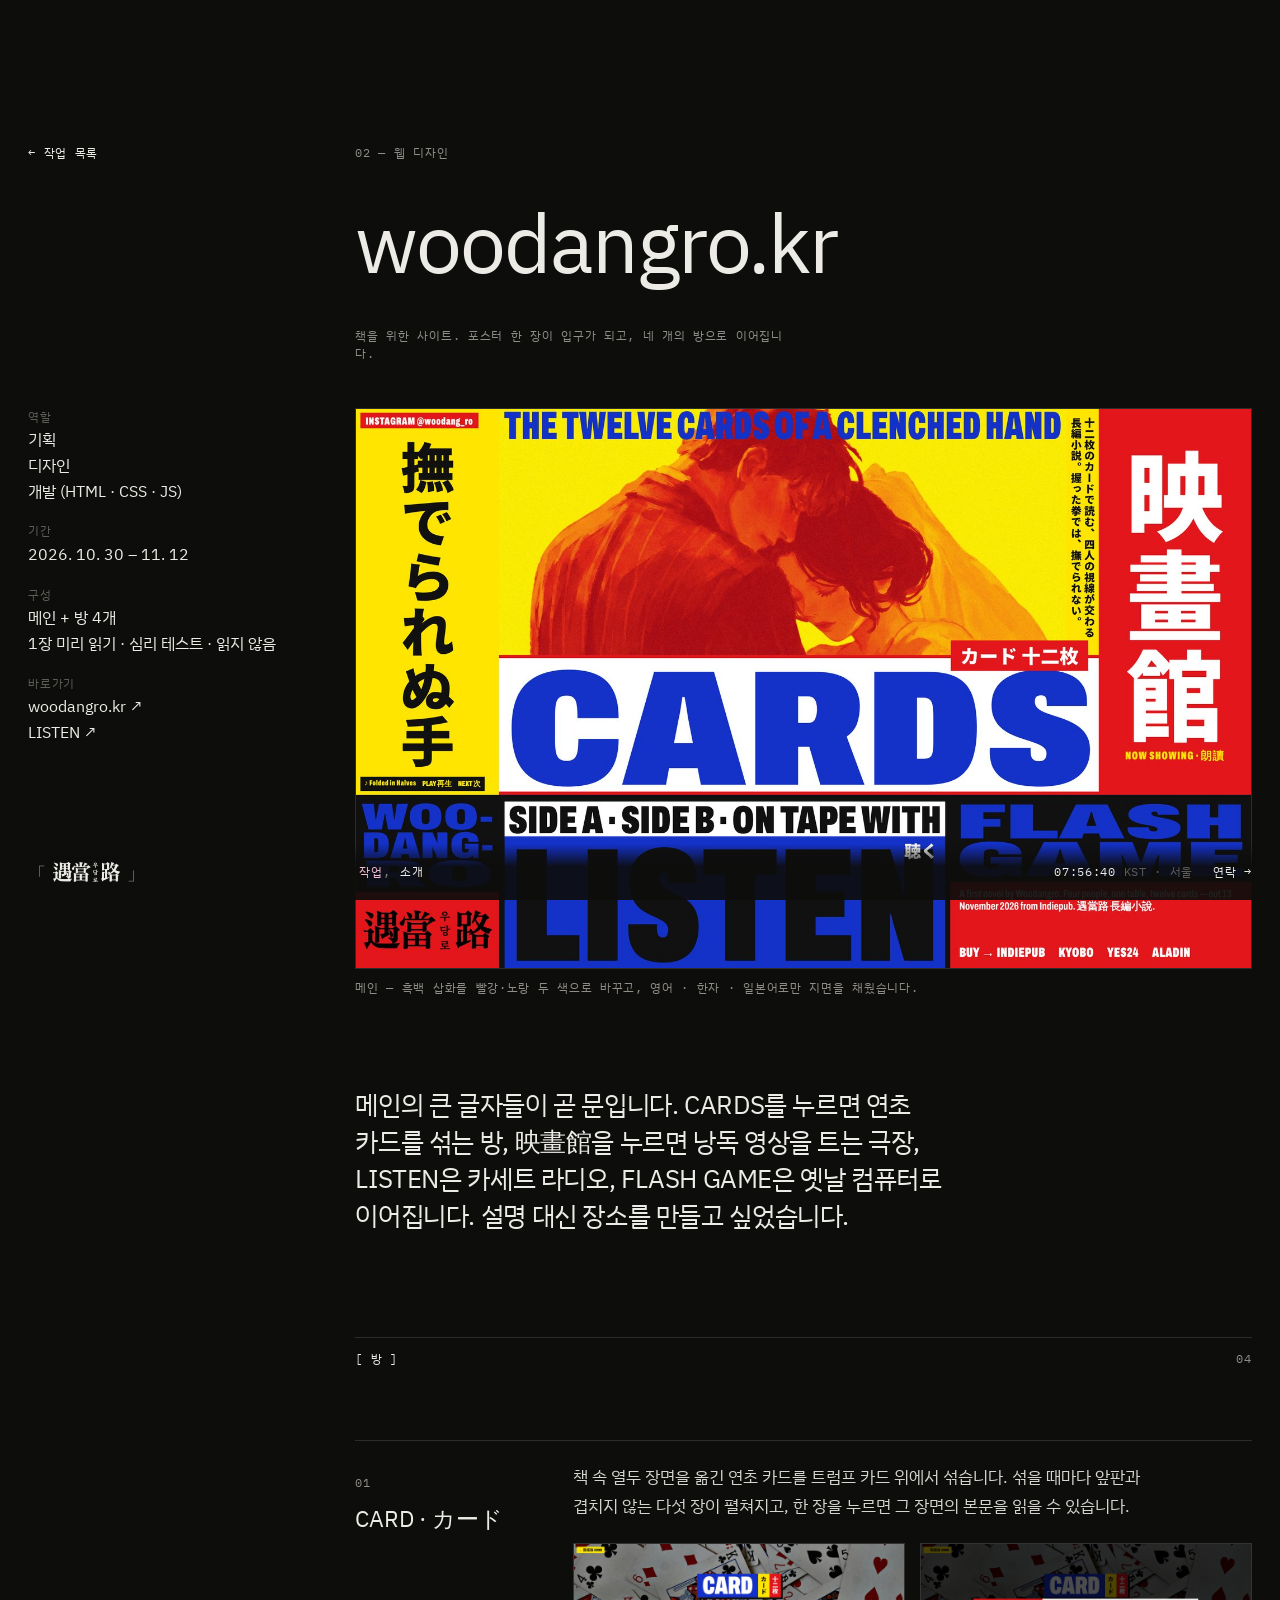
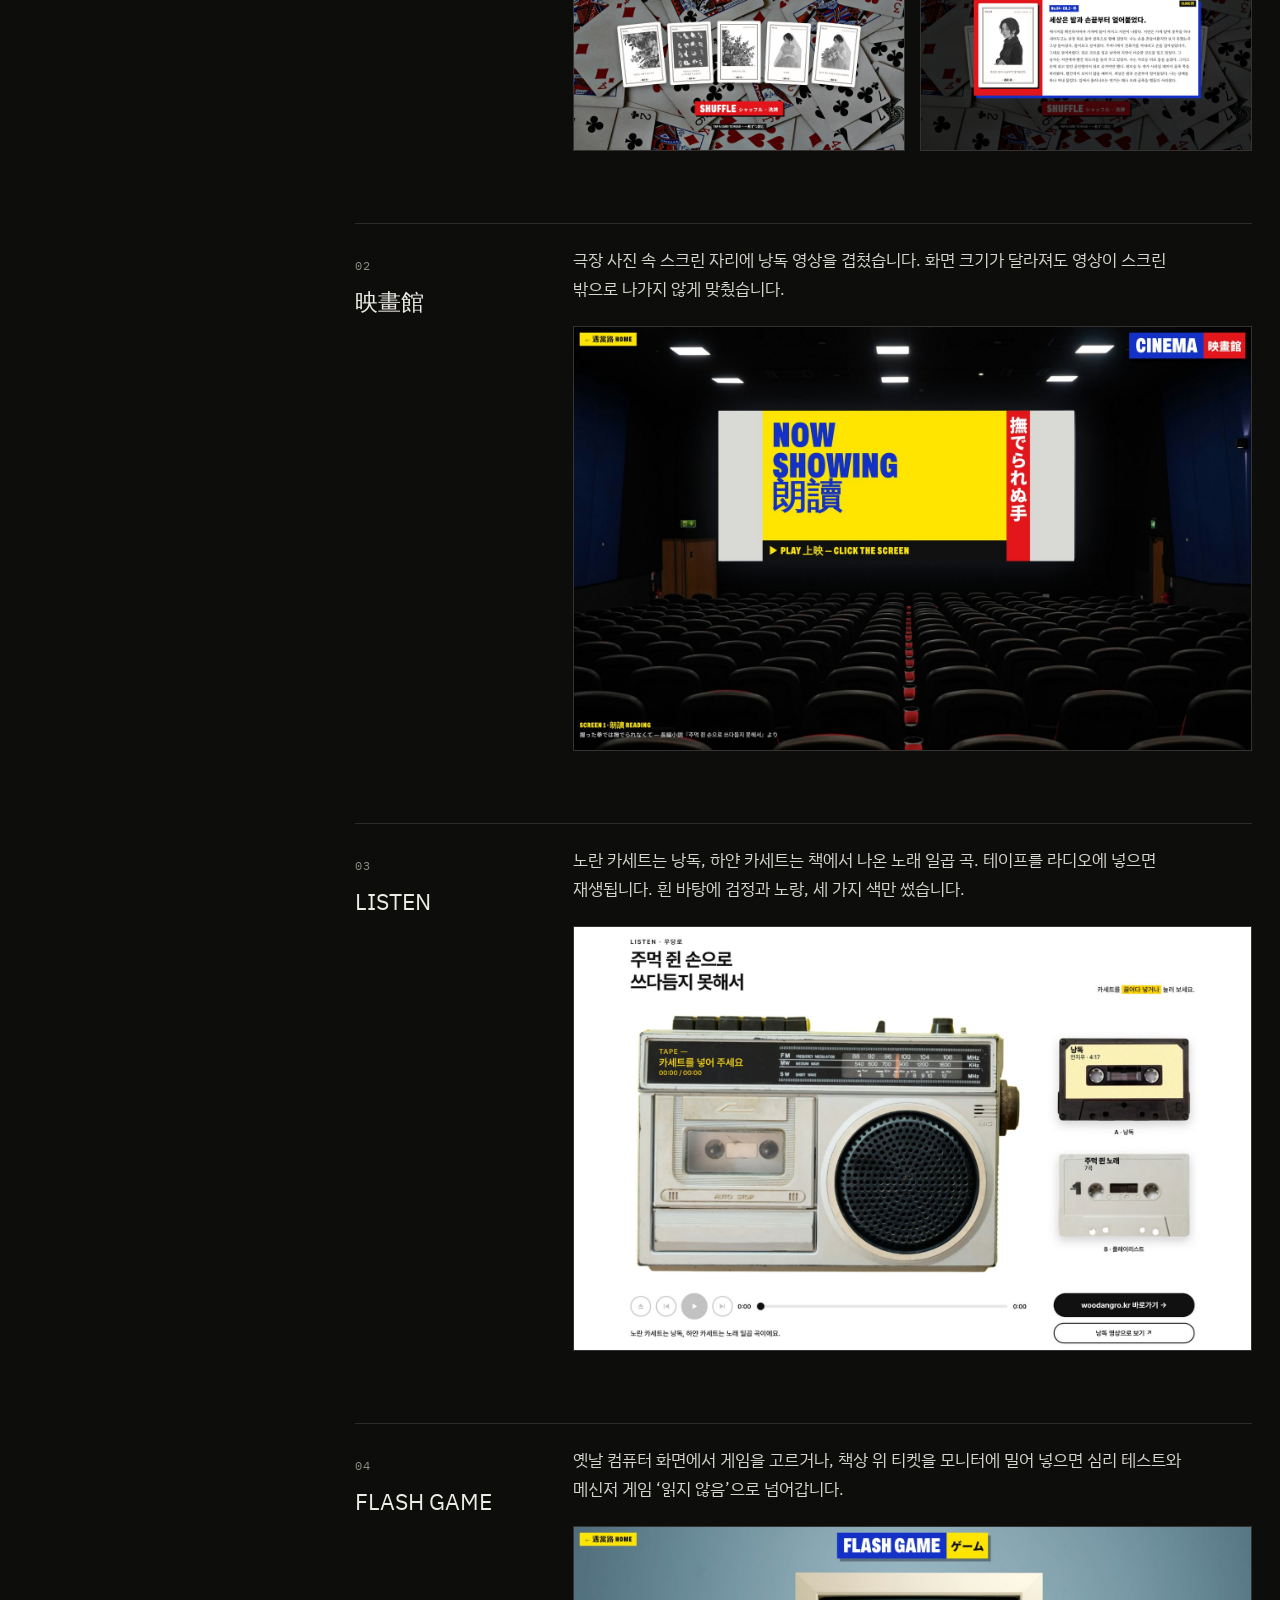
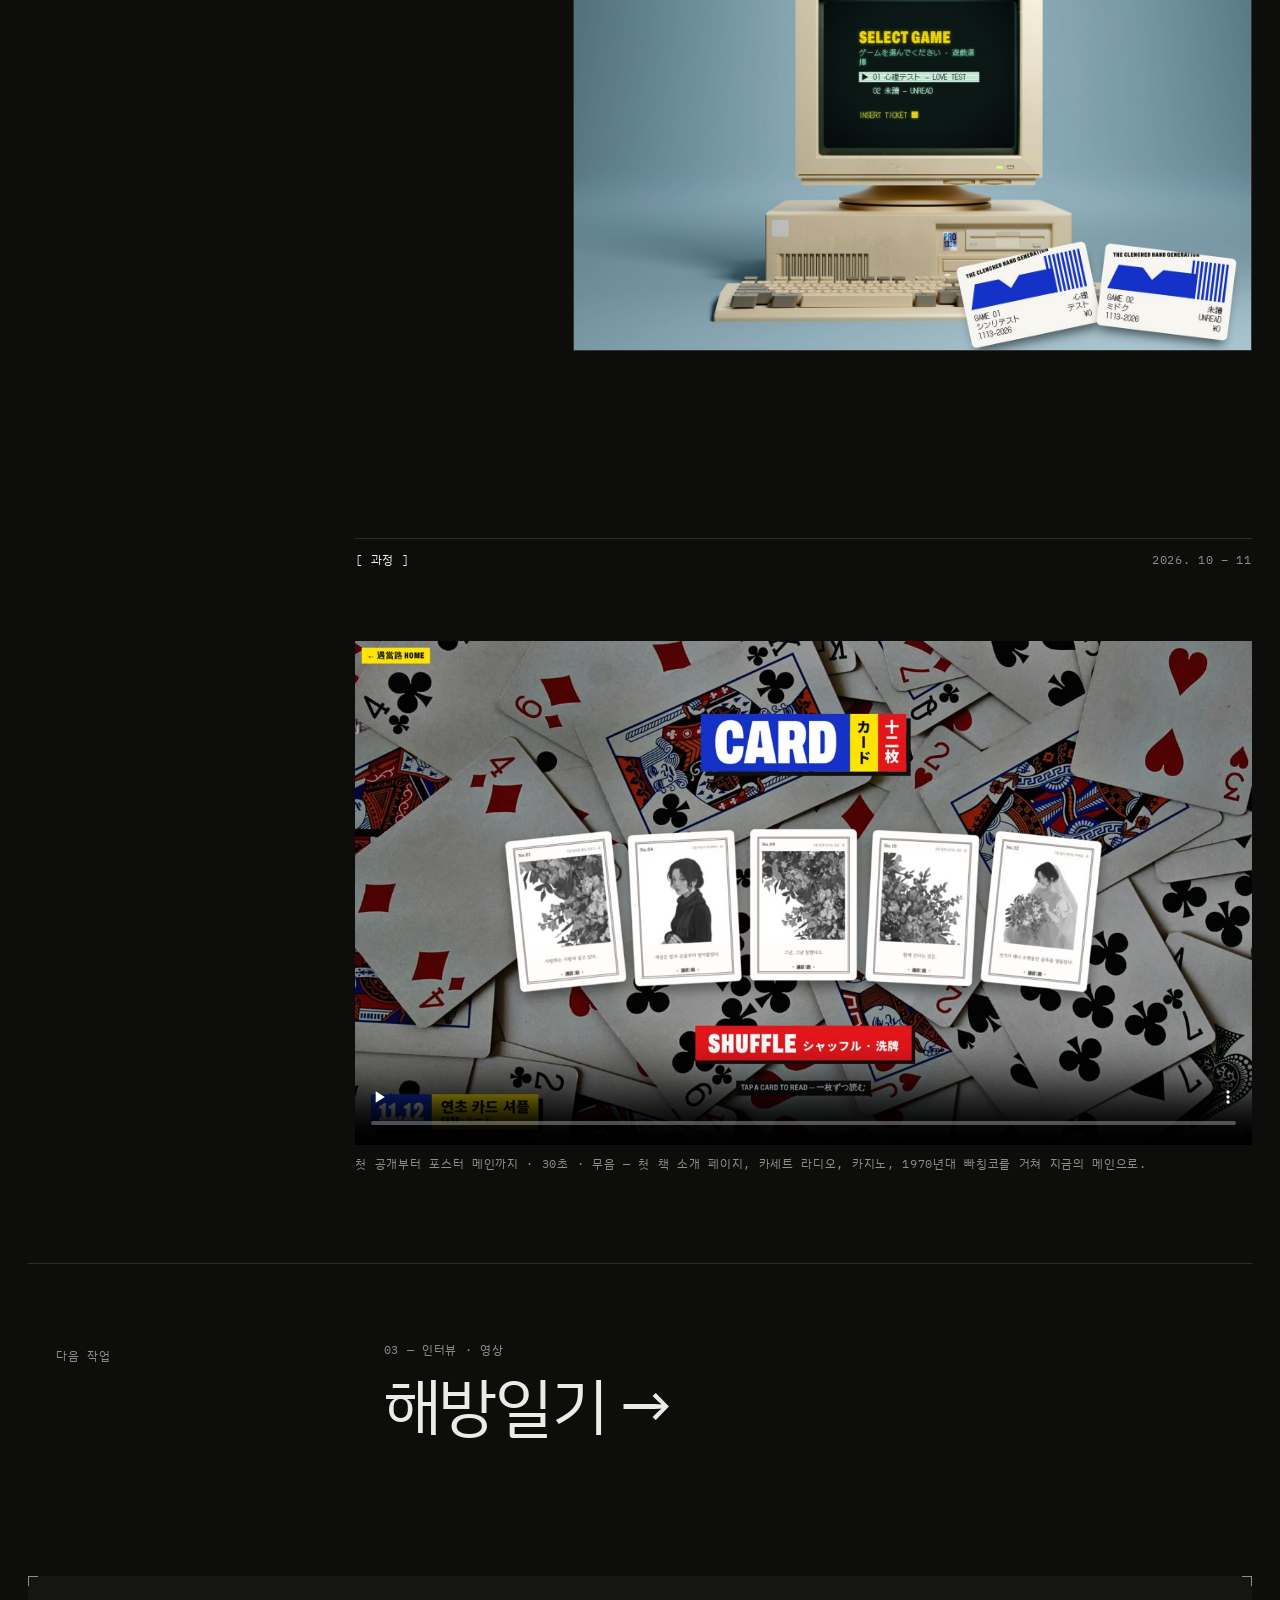
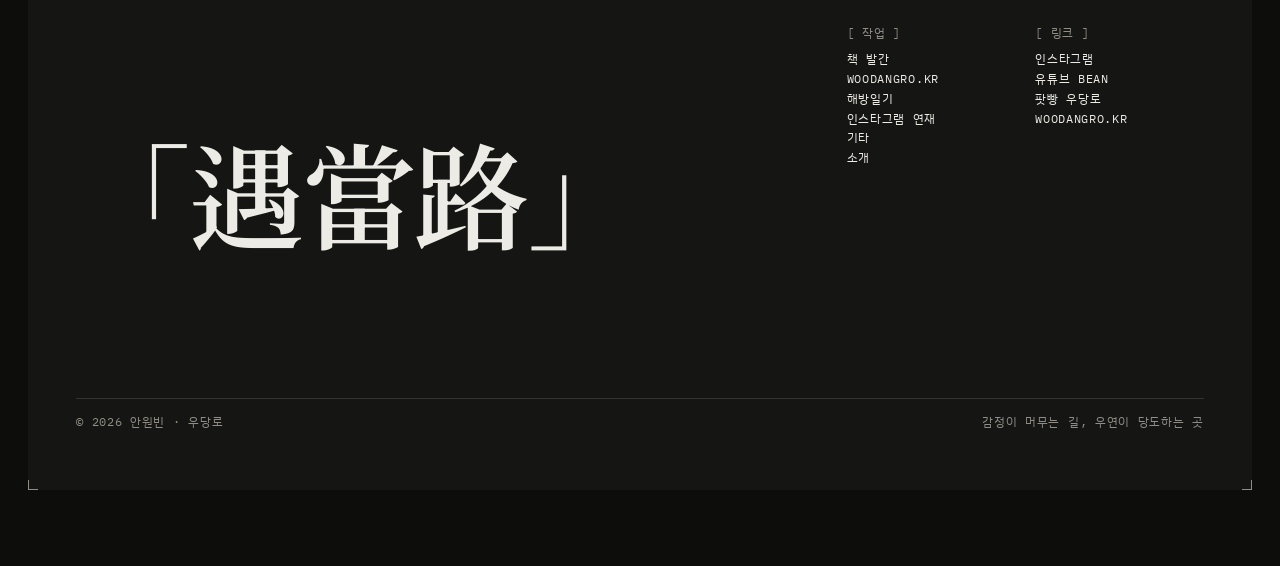
<file: web/index.html>
<!DOCTYPE html>
<html lang="ko">
<head>
<meta charset="utf-8">
<meta name="viewport" content="width=device-width, initial-scale=1, viewport-fit=cover">
<title>woodangro.kr — 안원빈 포트폴리오</title>
<meta name="description" content="책 『주먹 쥔 손으로 쓰다듬지 못해서』를 위한 사이트 woodangro.kr. 포스터형 메인과 카드·영화관·카세트·게임 네 개의 방을 기획·디자인·개발.">
<link rel="canonical" href="https://portfolio.woodangro.kr/web/">
<meta property="og:type" content="website">
<meta property="og:title" content="woodangro.kr — 안원빈 포트폴리오">
<meta property="og:description" content="책 『주먹 쥔 손으로 쓰다듬지 못해서』를 위한 사이트 woodangro.kr. 포스터형 메인과 카드·영화관·카세트·게임 네 개의 방을 기획·디자인·개발.">
<meta property="og:url" content="https://portfolio.woodangro.kr/web/">
<meta property="og:image" content="https://portfolio.woodangro.kr/img/work/web.jpg">
<meta name="twitter:card" content="summary_large_image">
<meta name="theme-color" content="#0d0d0c">
<link rel="icon" href="../img/favicon.png">
<link rel="preconnect" href="https://fonts.googleapis.com">
<link rel="preconnect" href="https://fonts.gstatic.com" crossorigin>
<link rel="stylesheet" href="https://fonts.googleapis.com/css2?family=Gowun+Batang:wght@400;700&family=IBM+Plex+Mono:wght@400;500&family=IBM+Plex+Sans+KR:wght@300;400;500&family=Noto+Serif+KR:wght@300;600&display=swap">
<link rel="stylesheet" href="../assets/site.css">
</head>
<body>

<div class="bar" role="navigation" aria-label="사이트 메뉴">
  <a class="seal" href="../" aria-label="처음으로"><span class="br">「</span><img src="../img/logo-w.png" alt="遇當路" width="66" height="20"><span class="br">」</span></a>
  <nav><a href="../#work" aria-current="page">작업</a><a href="../about/">소개</a></nav>
  <p class="clock" id="clock" aria-hidden="true"></p>
  <a class="contact" href="../about/#contact">연락 →</a>
</div>
<main>
<header class="p-head">
  <a class="back mono" href="../">← 작업 목록</a>
  <p class="kicker mono mute">02 — 웹 디자인</p>
  <h1>woodangro.kr</h1>
  <p class="lede mono">책을 위한 사이트. 포스터 한 장이 입구가 되고, 네 개의 방으로 이어집니다.</p>
</header>
<div class="p-body">
<aside class="p-meta rv"><dl><dt class="mono">역할</dt><dd>기획<br>디자인<br>개발 (HTML · CSS · JS)</dd><dt class="mono">기간</dt><dd>2026. 10. 30 – 11. 12</dd><dt class="mono">구성</dt><dd>메인 + 방 4개<br>1장 미리 읽기 · 심리 테스트 · 읽지 않음</dd><dt class="mono">바로가기</dt><dd><a href="https://woodangro.kr/" target="_blank" rel="noopener">woodangro.kr ↗</a><br><a href="https://woodangro.kr/listen/" target="_blank" rel="noopener">LISTEN ↗</a></dd></dl></aside>
<div class="p-main">
  <figure class="rv"><button type="button" class="zoomable" data-gallery="web" data-title="woodangro.kr" data-full="../img/web/d-main.jpg" aria-label="woodangro.kr 메인 — 포스터 크게 보기"><img src="../img/web/d-main.jpg" alt="woodangro.kr 메인 — 포스터" class="shot"></button><figcaption class="mono">메인 — 흑백 삽화를 빨강·노랑 두 색으로 바꾸고, 영어 · 한자 · 일본어로만 지면을 채웠습니다.</figcaption></figure>
  <div class="prose rv">
    <p class="first">메인의 큰 글자들이 곧 문입니다. CARDS를 누르면 연초 카드를 섞는 방, 映畫館을 누르면 낭독 영상을 트는 극장, LISTEN은 카세트 라디오, FLASH GAME은 옛날 컴퓨터로 이어집니다. 설명 대신 장소를 만들고 싶었습니다.</p>
  </div>

  <h2 class="sec-label mono" style="font-weight:400"><span>[ 방 ]</span><span class="mute">04</span></h2>
  <ol class="steps">
    <li class="step rv">
      <header><p class="mono">01</p><h3>CARD · カード</h3></header>
      <div>
        <div class="txt"><p>책 속 열두 장면을 옮긴 연초 카드를 트럼프 카드 위에서 섞습니다. 섞을 때마다 앞판과 겹치지 않는 다섯 장이 펼쳐지고, 한 장을 누르면 그 장면의 본문을 읽을 수 있습니다.</p></div>
        <div class="row c2 stack"><button type="button" class="zoomable" data-gallery="web" data-title="woodangro.kr" data-full="../img/web/d-card.jpg" aria-label="CARD — 다섯 장 펼침 크게 보기"><img src="../img/web/d-card.jpg" alt="CARD — 다섯 장 펼침" loading="lazy" class="shot"></button><button type="button" class="zoomable" data-gallery="web" data-title="woodangro.kr" data-full="../img/web/d-card-read.jpg" aria-label="CARD — 카드 읽기 크게 보기"><img src="../img/web/d-card-read.jpg" alt="CARD — 카드 읽기" loading="lazy" class="shot"></button></div>
      </div>
    </li>
    <li class="step rv">
      <header><p class="mono">02</p><h3>映畫館</h3></header>
      <div>
        <div class="txt"><p>극장 사진 속 스크린 자리에 낭독 영상을 겹쳤습니다. 화면 크기가 달라져도 영상이 스크린 밖으로 나가지 않게 맞췄습니다.</p></div>
        <div class="row"><button type="button" class="zoomable" data-gallery="web" data-title="woodangro.kr" data-full="../img/web/d-cinema.jpg" aria-label="映畫館 — 낭독 영상 상영관 크게 보기"><img src="../img/web/d-cinema.jpg" alt="映畫館 — 낭독 영상 상영관" loading="lazy" class="shot"></button></div>
      </div>
    </li>
    <li class="step rv">
      <header><p class="mono">03</p><h3>LISTEN</h3></header>
      <div>
        <div class="txt"><p>노란 카세트는 낭독, 하얀 카세트는 책에서 나온 노래 일곱 곡. 테이프를 라디오에 넣으면 재생됩니다. 흰 바탕에 검정과 노랑, 세 가지 색만 썼습니다.</p></div>
        <div class="row"><button type="button" class="zoomable" data-gallery="web" data-title="woodangro.kr" data-full="../img/web/d-listen.jpg" aria-label="LISTEN — 카세트 라디오 크게 보기"><img src="../img/web/d-listen.jpg" alt="LISTEN — 카세트 라디오" loading="lazy" class="shot"></button></div>
      </div>
    </li>
    <li class="step rv">
      <header><p class="mono">04</p><h3>FLASH GAME</h3></header>
      <div>
        <div class="txt"><p>옛날 컴퓨터 화면에서 게임을 고르거나, 책상 위 티켓을 모니터에 밀어 넣으면 심리 테스트와 메신저 게임 ‘읽지 않음’으로 넘어갑니다.</p></div>
        <div class="row"><button type="button" class="zoomable" data-gallery="web" data-title="woodangro.kr" data-full="../img/web/d-game.jpg" aria-label="FLASH GAME — 게임 선택 크게 보기"><img src="../img/web/d-game.jpg" alt="FLASH GAME — 게임 선택" loading="lazy" class="shot"></button></div>
      </div>
    </li>
  </ol>

  <h2 class="sec-label mono" style="font-weight:400"><span>[ 과정 ]</span><span class="mute">2026. 10 – 11</span></h2>
  <figure class="rv"><video class="player" src="../media/web-making.mp4" poster="../media/web-making-poster.jpg" controls preload="none" playsinline></video><figcaption class="mono">첫 공개부터 포스터 메인까지 · 30초 · 무음 — 첫 책 소개 페이지, 카세트 라디오, 카지노, 1970년대 빠칭코를 거쳐 지금의 메인으로.</figcaption></figure>
</div>
</div>

<nav class="next" aria-label="다음 작업">
  <p class="mono mute">다음 작업</p>
  <a href="../haebang/"><span class="mono mute">03 — 인터뷰 · 영상</span><span>해방일기 →</span></a>
</nav></main>
<footer class="foot rv">
  <div class="ticks" aria-hidden="true"><i></i><i></i><i></i><i></i></div>
  <p class="big" aria-label="우당로"><span class="br">「</span>遇當路<span class="br">」</span></p>
  <div class="cols mono">
    <div><p>[ 작업 ]</p><ul><li><a href="../book/">책 발간</a></li><li><a href="../web/">woodangro.kr</a></li><li><a href="../haebang/">해방일기</a></li><li><a href="../instagram/">인스타그램 연재</a></li><li><a href="../etc/">기타</a></li><li><a href="../about/">소개</a></li></ul></div>
    <div><p>[ 링크 ]</p><ul>
      <li><a href="https://www.instagram.com/woodang_ro/" target="_blank" rel="noopener">인스타그램</a></li>
      <li><a href="https://www.youtube.com/@BEAN-zq9ng" target="_blank" rel="noopener">유튜브 BEAN</a></li>
      <li><a href="https://www.podbbang.com/channels/1793756" target="_blank" rel="noopener">팟빵 우당로</a></li>
      <li><a href="https://woodangro.kr/" target="_blank" rel="noopener">woodangro.kr</a></li>
    </ul></div>
  </div>
  <p class="copy mono"><span>© 2026 안원빈 · 우당로</span><span>감정이 머무는 길, 우연이 당도하는 곳</span></p>
</footer>
<script src="../assets/site.js" defer></script>
</body>
</html>
</file>
<file: assets/site.css>
/* 안원빈 · 우당로 포트폴리오 */
:root{
  --bg:#0d0d0c;
  --bg2:#151514;
  --fg:#ecebe6;
  --mute:#8f8d86;
  --dim:#5e5c57;
  --rule:rgba(236,235,230,.14);
  --pink:#f3bdd0;
  --sans:"IBM Plex Sans KR","Apple SD Gothic Neo","Noto Sans KR",system-ui,sans-serif;
  --mono:"IBM Plex Mono","IBM Plex Sans KR",ui-monospace,monospace;
  --serif:"Gowun Batang","Noto Serif KR","AppleMyungjo",serif;
  --hanja:"Noto Serif KR","Nanum Myeongjo",serif;
  --gut:clamp(16px,2.2vw,32px);
  --bar:56px;
  --meta-w:clamp(200px,24vw,330px);
  color-scheme:dark;
}
*{box-sizing:border-box}
html{-webkit-text-size-adjust:100%;scroll-padding-top:24px}
@media (prefers-reduced-motion:no-preference){html{scroll-behavior:smooth}}
body{margin:0;background:var(--bg);color:var(--fg);font-family:var(--sans);font-weight:400;line-height:1.6;-webkit-font-smoothing:antialiased;overflow-x:hidden}
img,video{display:block;max-width:100%;height:auto}
a{color:inherit;text-decoration:none}
a:focus-visible,button:focus-visible{outline:1px solid var(--pink);outline-offset:4px}
button{font:inherit;color:inherit;background:none;border:0;padding:0;cursor:pointer}
.mono{font-family:var(--mono);font-size:11.5px;letter-spacing:.06em;line-height:1.55;text-transform:uppercase}
.mute{color:var(--mute)}
.sr{position:absolute;width:1px;height:1px;overflow:hidden;clip:rect(0 0 0 0);white-space:nowrap}
main{padding-bottom:calc(var(--bar) + 40px)}

/* ───────── 하단 고정 막대 ───────── */
.bar{position:fixed;z-index:60;left:0;right:0;bottom:0;height:var(--bar);display:grid;grid-template-columns:var(--meta-w) 1fr auto auto;align-items:center;gap:20px;padding:0 var(--gut);background:linear-gradient(rgba(13,13,12,0),rgba(13,13,12,.92) 40%);}
.bar .seal{display:flex;align-items:center;gap:8px;font-family:var(--mono);font-size:13px}
.bar .seal img{height:20px;width:auto}
.bar .seal .br{color:var(--mute);font-family:var(--hanja);font-size:17px;line-height:1}
.bar nav{display:flex;gap:2px;font-family:var(--mono);font-size:11.5px;letter-spacing:.06em}
.bar nav a{padding:6px 4px;color:var(--fg)}
.bar nav a:not(:last-child)::after{content:",";color:var(--mute)}
.bar nav a[aria-current="page"]{color:var(--pink)}
.bar .clock{font-family:var(--mono);font-size:11.5px;letter-spacing:.06em;font-variant-numeric:tabular-nums;min-width:15ch}
.bar .clock span{color:var(--dim)}
.bar .contact{font-family:var(--mono);font-size:11.5px;letter-spacing:.06em;padding:6px 0}
.bar a:hover{color:var(--pink)}
@media (max-width:720px){
  .bar{grid-template-columns:auto 1fr auto;gap:14px}
  .bar .clock{display:none}
  .bar nav{justify-content:center}
}

/* ───────── 모서리 표식 ───────── */
.ticks{position:absolute;inset:0;pointer-events:none}
.ticks i{position:absolute;width:10px;height:10px;border-color:var(--mute);border-style:solid;border-width:0}
.ticks i:nth-child(1){left:0;top:0;border-left-width:1px;border-top-width:1px}
.ticks i:nth-child(2){right:0;top:0;border-right-width:1px;border-top-width:1px}
.ticks i:nth-child(3){left:0;bottom:0;border-left-width:1px;border-bottom-width:1px}
.ticks i:nth-child(4){right:0;bottom:0;border-right-width:1px;border-bottom-width:1px}

/* ───────── 첫 화면 ───────── */
.hero{position:relative;min-height:100svh;display:grid;grid-template-columns:var(--meta-w) minmax(0,1fr);grid-template-rows:auto 1fr auto;padding:var(--gut) var(--gut) calc(var(--bar) + 24px);gap:0 20px}
.hero .ver{grid-column:1;grid-row:1;align-self:start;margin:clamp(120px,24vh,220px) 0 0;display:flex;align-items:center;gap:8px}
.hero .ver::before{content:"";width:7px;height:7px;background:var(--fg)}
.hero .mark{grid-column:2;grid-row:1;min-width:0;margin:clamp(24px,5vh,56px) 0 0;justify-self:end;display:flex;align-items:flex-start;gap:clamp(2px,.6vw,10px);font-family:var(--hanja);font-weight:600;font-size:clamp(76px,min(12.2vw,24vh),210px);line-height:.92;letter-spacing:-.02em;color:var(--fg)}
.hero .mark .br{font-weight:300;color:var(--fg)}
.hero .mark .br:first-child{align-self:flex-start;transform:translateY(-.08em)}
.hero .mark .br:last-child{align-self:flex-end;transform:translateY(.12em)}
.hero .mark .ch{display:inline-block}
.hero .frame{grid-column:1 / -1;grid-row:2;position:relative;margin:clamp(24px,6vh,64px) 0 0;min-height:clamp(180px,30vh,300px);display:grid;grid-template-columns:var(--meta-w) minmax(0,1fr);gap:0 20px;align-items:center}
.hero .frame .who{grid-column:1;padding-left:2px}
.hero .frame .lede{grid-column:2;max-width:640px}
.hero .lede h1{margin:0 0 14px;font-family:var(--sans);font-weight:400;font-size:clamp(26px,2.6vw,36px);letter-spacing:-.01em;line-height:1.2}
.hero .lede p{margin:0}
.hero .rule{grid-column:2;grid-row:3;display:flex;align-items:center;gap:0;margin-top:18px;width:min(220px,40vw)}
.hero .rule::before,.hero .rule::after{content:"";height:1px;background:var(--dim);flex:1}
.hero .rule i{width:1px;height:22px;background:var(--mute)}
@media (max-width:720px){
  .hero{grid-template-columns:1fr;min-height:92svh}
  .hero .ver{grid-column:1;margin-top:8px}
  .hero .mark{grid-column:1;grid-row:2;justify-self:start;margin-top:16vh;font-size:clamp(56px,19vw,140px)}
  .hero .frame{grid-row:3;grid-template-columns:1fr;gap:28px;margin-top:40px;align-items:start;padding:18px 12px}
  .hero .frame .who,.hero .frame .lede{grid-column:1}
  .hero .rule{display:none}
}

/* ───────── 작업 목록 ───────── */
.works{padding:clamp(40px,8vh,100px) var(--gut) 40px}
.sec-label{display:flex;justify-content:space-between;align-items:baseline;border-top:1px solid var(--rule);padding-top:12px;margin-bottom:clamp(36px,6vw,72px)}
.grid3{display:grid;grid-template-columns:repeat(3,1fr);gap:clamp(40px,6vw,80px) clamp(16px,1.8vw,26px)}
.work{display:block;position:relative}
.work .no{display:block;color:var(--mute);margin-bottom:10px}
.work h3{margin:0;font-family:var(--sans);font-weight:400;font-size:clamp(22px,2.2vw,30px);line-height:1.25;letter-spacing:-.01em;word-break:keep-all}
.work .desc{margin:12px 0 0;color:var(--mute);max-width:34ch;word-break:keep-all}
.work .roles{margin:18px 0 14px}
.work .pic{position:relative;overflow:hidden;background:var(--bg2);aspect-ratio:4/3}
.work .pic img{width:100%;height:100%;object-fit:cover;transition:transform .9s cubic-bezier(.2,.7,.2,1),filter .6s}
.work:hover .pic img{transform:scale(1.035)}
.work:hover h3{color:var(--pink)}
.work .pic .go{position:absolute;right:10px;bottom:10px;padding:5px 8px;background:rgba(13,13,12,.8);opacity:0;transition:opacity .3s}
.work:hover .pic .go,.work:focus-visible .pic .go{opacity:1}
@media (min-width:900px){
  .grid3 .work:nth-child(1){grid-column:1;grid-row:1}
  .grid3 .work:nth-child(2){grid-column:3;grid-row:1;margin-top:clamp(120px,18vw,260px)}
  .grid3 .work:nth-child(3){grid-column:2;grid-row:2;margin-top:calc(clamp(40px,6vw,100px) * -1)}
  .grid3 .work:nth-child(4){grid-column:1;grid-row:2;margin-top:clamp(160px,22vw,320px)}
  .grid3 .work:nth-child(5){grid-column:3;grid-row:3}
}
@media (max-width:899px){.grid3{grid-template-columns:1fr 1fr}}
@media (max-width:620px){.grid3{grid-template-columns:1fr}}

/* ───────── 태도 ───────── */
.approach{display:grid;grid-template-columns:var(--meta-w) 1fr;gap:20px;padding:clamp(80px,14vh,160px) var(--gut)}
.approach p.big{grid-column:2;margin:0;max-width:24em;font-family:var(--sans);font-weight:400;font-size:clamp(22px,2.6vw,38px);line-height:1.35;letter-spacing:-.015em;word-break:keep-all}
.approach .more{grid-column:2;margin-top:40px}
.approach .more a:hover{color:var(--pink)}
@media (max-width:720px){.approach{grid-template-columns:1fr}.approach p.big,.approach .more{grid-column:1}}

/* ───────── 바닥 ───────── */
.foot{position:relative;margin:0 var(--gut) calc(var(--bar) + 20px);padding:clamp(28px,4vw,48px);background:var(--bg2);display:grid;grid-template-columns:1fr 1fr 1fr;gap:28px;align-items:end}
.foot .big{font-family:var(--hanja);font-weight:600;font-size:clamp(56px,9vw,140px);line-height:.9;letter-spacing:-.02em;grid-column:1 / 3}
.foot .big .br{font-weight:300}
.foot ul{list-style:none;margin:0;padding:0}
.foot li{margin:2px 0}
.foot a:hover{color:var(--pink)}
.foot .cols{display:grid;grid-template-columns:1fr 1fr;gap:20px;align-self:start}
.foot .cols p{margin:0 0 8px;color:var(--mute)}
.foot .copy{grid-column:1 / -1;display:flex;justify-content:space-between;gap:16px;flex-wrap:wrap;color:var(--mute);border-top:1px solid var(--rule);padding-top:14px}
@media (max-width:720px){.foot{grid-template-columns:1fr}.foot .big{grid-column:1}}

/* ───────── 작업 상세 ───────── */
.p-head{position:relative;padding:clamp(90px,16vh,170px) var(--gut) clamp(28px,5vh,56px);display:grid;grid-template-columns:var(--meta-w) 1fr;gap:20px}
.p-head > *{grid-column:2}
.p-head .back{grid-column:1;grid-row:1;align-self:start}
.p-head .back:hover{color:var(--pink)}
.p-head .kicker{margin:0 0 18px}
.p-head h1{margin:0;font-family:var(--sans);font-weight:400;font-size:clamp(40px,6.4vw,96px);line-height:1.04;letter-spacing:-.025em;word-break:keep-all}
.p-head .lede{margin:22px 0 0;max-width:62ch;color:var(--mute)}
.p-body{display:grid;grid-template-columns:var(--meta-w) 1fr;gap:20px;padding:0 var(--gut)}
.p-meta{align-self:start;position:sticky;top:24px}
.p-meta dl{margin:0}
.p-meta dt{color:var(--dim);margin-top:18px}
.p-meta dt:first-child{margin-top:0}
.p-meta dd{margin:2px 0 0}
.p-meta a{border-bottom:1px solid transparent}
.p-meta a:hover{color:var(--pink);border-color:var(--pink)}
.p-main{min-width:0}
.p-main > figure,.p-main > .media{margin:0 0 clamp(48px,7vw,90px)}
figure{margin:0}
figcaption{margin-top:10px;color:var(--mute)}
.prose{max-width:38em;margin:0 0 clamp(56px,8vw,110px)}
.prose p{margin:0 0 1.1em;font-family:var(--sans);font-size:clamp(17px,1.45vw,21px);line-height:1.62;letter-spacing:-.005em;word-break:keep-all}
.prose p.first{font-size:clamp(20px,2vw,28px);line-height:1.45;letter-spacing:-.015em}
.prose blockquote{margin:0 0 1.2em;padding:0;font-family:var(--serif);font-size:clamp(20px,2vw,26px);line-height:1.6;color:var(--fg)}
.prose .note{color:var(--mute);font-size:15px}
@media (max-width:820px){
  .p-head{grid-template-columns:1fr}
  .p-head > *,.p-head .back{grid-column:1}
  .p-head .back{grid-row:auto;margin-bottom:28px}
  .p-body{grid-template-columns:1fr}
  .p-meta{position:static;display:grid;grid-template-columns:1fr 1fr;gap:14px 20px;margin-bottom:40px}
  .p-meta dl{display:contents}
  .p-meta dt{margin:0}
}

/* 과정 */
.steps{list-style:none;margin:0 0 clamp(60px,9vw,120px);padding:0;counter-reset:st}
.step{border-top:1px solid var(--rule);padding:22px 0 clamp(40px,6vw,72px);display:grid;grid-template-columns:minmax(140px,22%) 1fr;gap:20px}
.step > div{min-width:0}
.step > header .mono{color:var(--mute)}
.step h3{margin:6px 0 0;font-family:var(--sans);font-weight:400;font-size:clamp(20px,1.8vw,26px);line-height:1.3;word-break:keep-all}
.step .txt{max-width:36em;margin:0 0 22px;font-size:17px;line-height:1.7;word-break:keep-all;color:#d6d4ce}
.step .txt p{margin:0 0 .8em}
@media (max-width:820px){.step{grid-template-columns:1fr}}

.row{display:grid;gap:clamp(10px,1.2vw,16px);align-items:start}
.row.c2{grid-template-columns:1fr 1fr}
.row.c3{grid-template-columns:repeat(3,1fr)}
.row.c4{grid-template-columns:repeat(4,1fr)}
.row.c6{grid-template-columns:repeat(6,1fr)}
@media (max-width:720px){.row.c3,.row.c4{grid-template-columns:1fr 1fr}.row.c6{grid-template-columns:repeat(3,1fr)}.row.c2.stack{grid-template-columns:1fr}}
.row img{width:100%;height:auto;background:var(--bg2)}
.shot{border:1px solid var(--rule)}
.zoomable{cursor:zoom-in;display:block;width:100%}

/* 영상 (눌러서 재생) */
.yt{position:relative;display:block;width:100%;aspect-ratio:16/9;background:#000;overflow:hidden}
.yt img{width:100%;height:100%;object-fit:cover;opacity:.88;transition:opacity .3s,transform .8s cubic-bezier(.2,.7,.2,1)}
.yt:hover img{opacity:1;transform:scale(1.02)}
.yt .play{position:absolute;left:14px;bottom:12px;display:flex;align-items:center;gap:8px;padding:7px 10px;background:rgba(13,13,12,.82)}
.yt .play::before{content:"";width:0;height:0;border-left:8px solid var(--fg);border-top:5px solid transparent;border-bottom:5px solid transparent}
.yt iframe{position:absolute;inset:0;width:100%;height:100%;border:0}
video.player{width:100%;background:#000}

/* 회차 목록 */
.eps{display:grid;grid-template-columns:repeat(2,1fr);gap:clamp(28px,4vw,48px) clamp(14px,1.6vw,24px);margin:0 0 clamp(60px,9vw,120px)}
.ep .t{margin:12px 0 4px;font-size:16px;line-height:1.5;word-break:keep-all}
.ep .t q{quotes:"“" "”"}
@media (max-width:720px){.eps{grid-template-columns:1fr}}

/* 연재 줄 */
.series{border-top:1px solid var(--rule);padding:18px 0 clamp(44px,6vw,80px)}
.series header{display:flex;justify-content:space-between;align-items:baseline;gap:16px;margin-bottom:18px}
.series h3{margin:0;font-weight:400;font-size:clamp(20px,2vw,28px);word-break:keep-all}
.rail{display:grid;grid-auto-flow:column;grid-auto-columns:clamp(150px,17vw,240px);gap:12px;overflow-x:auto;scroll-snap-type:x mandatory;padding-bottom:12px;scrollbar-width:thin;scrollbar-color:var(--dim) transparent}
.rail button{scroll-snap-align:start;display:block;background:var(--bg2)}
.rail img{width:100%;aspect-ratio:4/5;object-fit:cover;transition:opacity .3s}
.rail button:hover img{opacity:.8}
.rail.cards{grid-auto-columns:clamp(150px,15vw,210px)}
.rail.cards img{aspect-ratio:554/784}
.rail.phones{grid-auto-columns:clamp(140px,16vw,220px)}
.rail.phones img{aspect-ratio:390/844;object-fit:cover;object-position:top}

/* 기타 */
.block{border-top:1px solid var(--rule);padding:18px 0 clamp(52px,7vw,96px)}
.block > header{display:flex;justify-content:space-between;gap:16px;align-items:baseline;margin-bottom:8px}
.block h2{margin:0;font-weight:400;font-size:clamp(22px,2.4vw,34px);line-height:1.25;word-break:keep-all}
.block .txt{max-width:38em;margin:10px 0 24px;color:#d6d4ce;font-size:17px;line-height:1.7;word-break:keep-all}
.links{list-style:none;margin:0;padding:0;border-top:1px solid var(--rule)}
.links li a{display:grid;grid-template-columns:4ch 1fr auto;gap:16px;align-items:baseline;padding:16px 0;border-bottom:1px solid var(--rule)}
.links li a:hover{color:var(--pink)}
.links .t{font-size:18px}

/* 다음 작업 */
.next{display:grid;grid-template-columns:var(--meta-w) 1fr;gap:20px;padding:clamp(40px,8vh,90px) var(--gut) 40px;border-top:1px solid var(--rule);margin:0 var(--gut)}
.next a{grid-column:2;display:block}
.next a span:last-child{display:block;font-size:clamp(32px,5vw,72px);line-height:1.08;letter-spacing:-.02em;margin-top:10px;word-break:keep-all}
.next a:hover span:last-child{color:var(--pink)}
@media (max-width:820px){.next{grid-template-columns:1fr;padding-left:0;padding-right:0}.next a{grid-column:1}}

/* 소개 */
.about-grid{display:grid;grid-template-columns:minmax(220px,30%) 1fr;gap:clamp(24px,4vw,60px);align-items:start;margin-bottom:clamp(60px,9vw,120px)}
.about-grid img{filter:grayscale(1) contrast(1.04)}
@media (max-width:720px){.about-grid{grid-template-columns:1fr}.about-grid figure{max-width:320px}}
.cv{list-style:none;margin:0 0 clamp(60px,9vw,120px);padding:0;border-top:1px solid var(--rule)}
.cv li{display:grid;grid-template-columns:minmax(120px,22%) 1fr;gap:20px;padding:14px 0;border-bottom:1px solid var(--rule);font-size:17px}
.cv li .mono{color:var(--mute);padding-top:4px}
.skills{display:flex;flex-wrap:wrap;gap:8px;margin:0 0 clamp(60px,9vw,120px);padding:0;list-style:none}
.skills li{border:1px solid var(--rule);padding:8px 12px;font-size:15px}

/* 등장 */
.rv{opacity:0;transform:translateY(18px);transition:opacity .9s cubic-bezier(.2,.7,.2,1),transform .9s cubic-bezier(.2,.7,.2,1)}
.rv.in{opacity:1;transform:none}
@media (prefers-reduced-motion:reduce){.rv{opacity:1;transform:none;transition:none}.work .pic img{transition:none}}

/* 크게 보기 */
dialog.lb{width:100vw;height:100svh;max-width:none;max-height:none;margin:0;padding:0;border:0;background:rgba(10,10,9,.96);color:var(--fg)}
dialog.lb::backdrop{background:rgba(10,10,9,.96)}
.lb .stage{position:absolute;inset:56px 64px 72px;display:flex;align-items:center;justify-content:center}
.lb .stage img{max-width:100%;max-height:100%;width:auto;height:auto;object-fit:contain;user-select:none;-webkit-user-drag:none}
.lb .top{position:absolute;left:var(--gut);right:var(--gut);top:16px;display:flex;justify-content:space-between;align-items:center}
.lb .close{padding:8px 0}
.lb .nav{position:absolute;top:50%;transform:translateY(-50%);width:44px;height:64px;display:grid;place-items:center;color:var(--mute)}
.lb .nav:hover{color:var(--fg)}
.lb .prev{left:8px}.lb .next2{right:8px}
.lb .nav svg{width:22px;height:22px;fill:none;stroke:currentColor;stroke-width:1.4}
.lb .cap{position:absolute;left:var(--gut);right:var(--gut);bottom:20px;text-align:center;color:var(--mute)}
@media (max-width:720px){.lb .stage{inset:56px 8px 64px}.lb .nav{display:none}}
</file>
